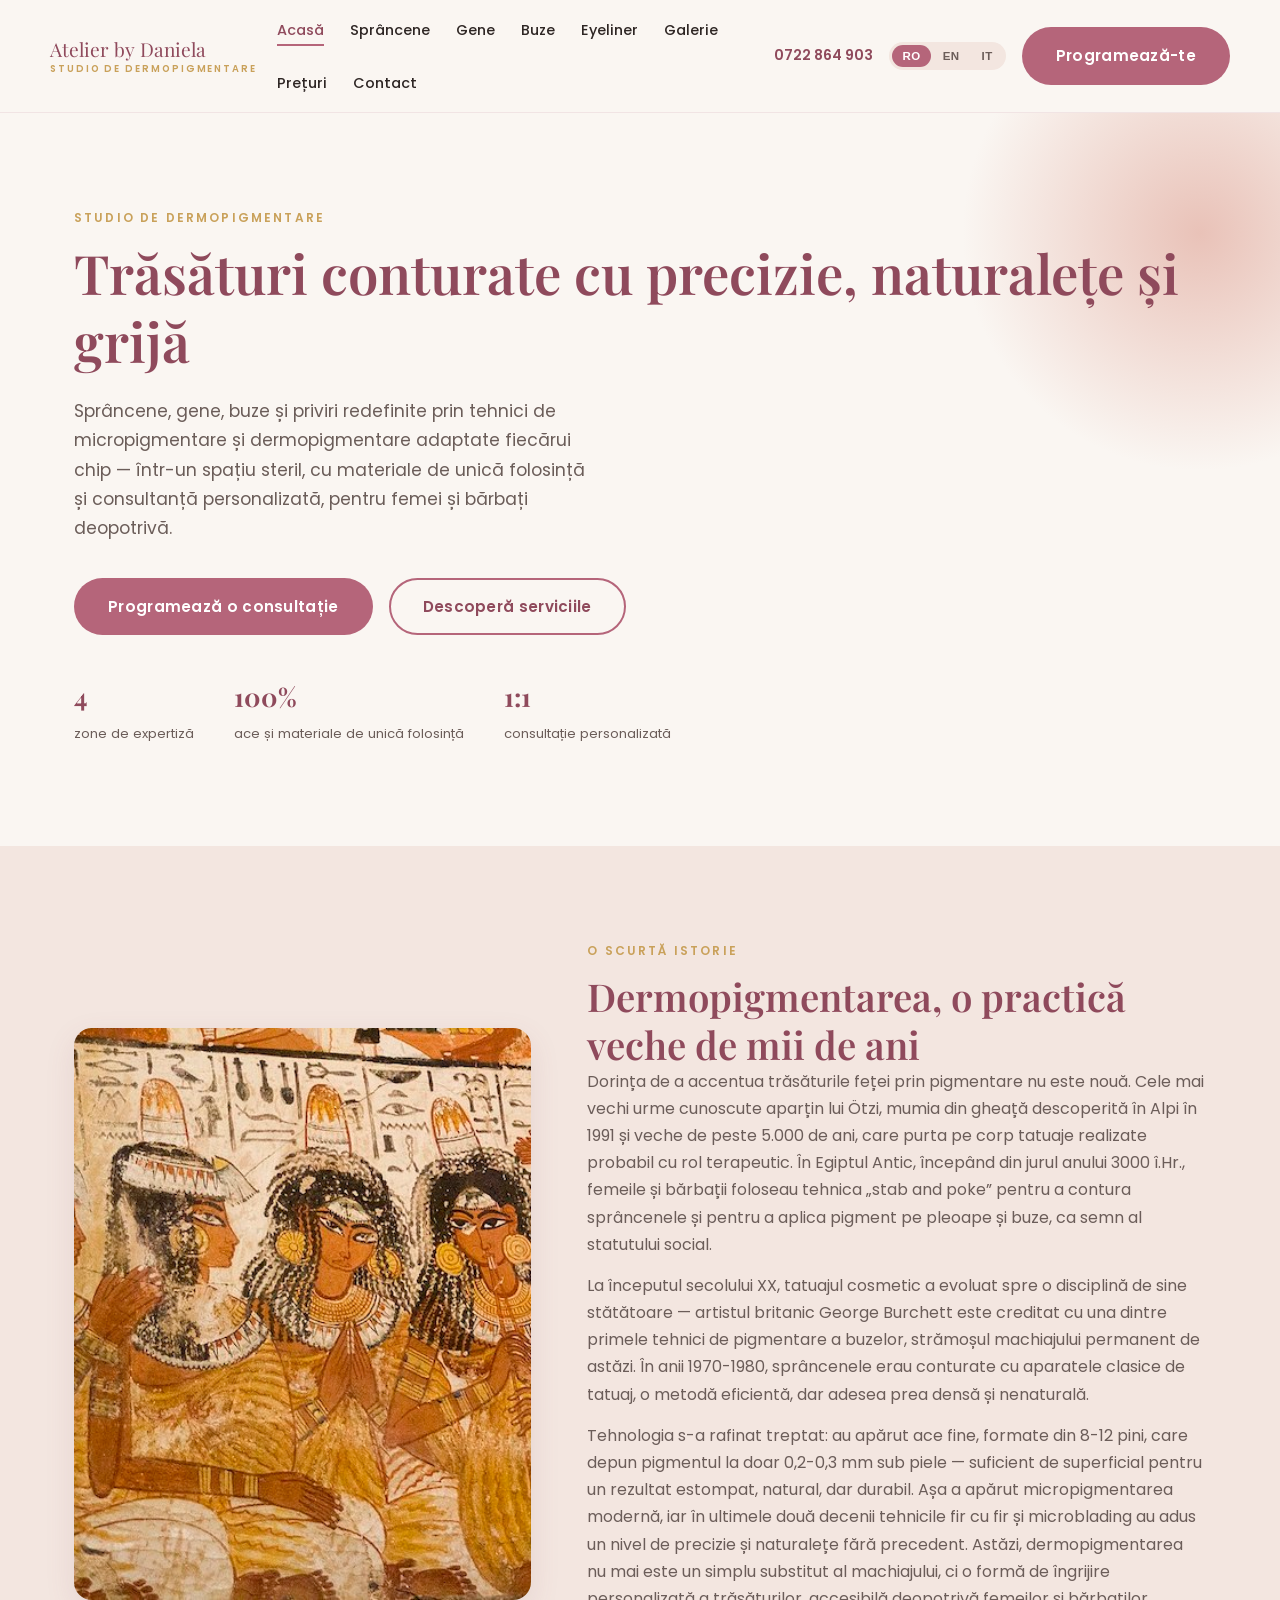
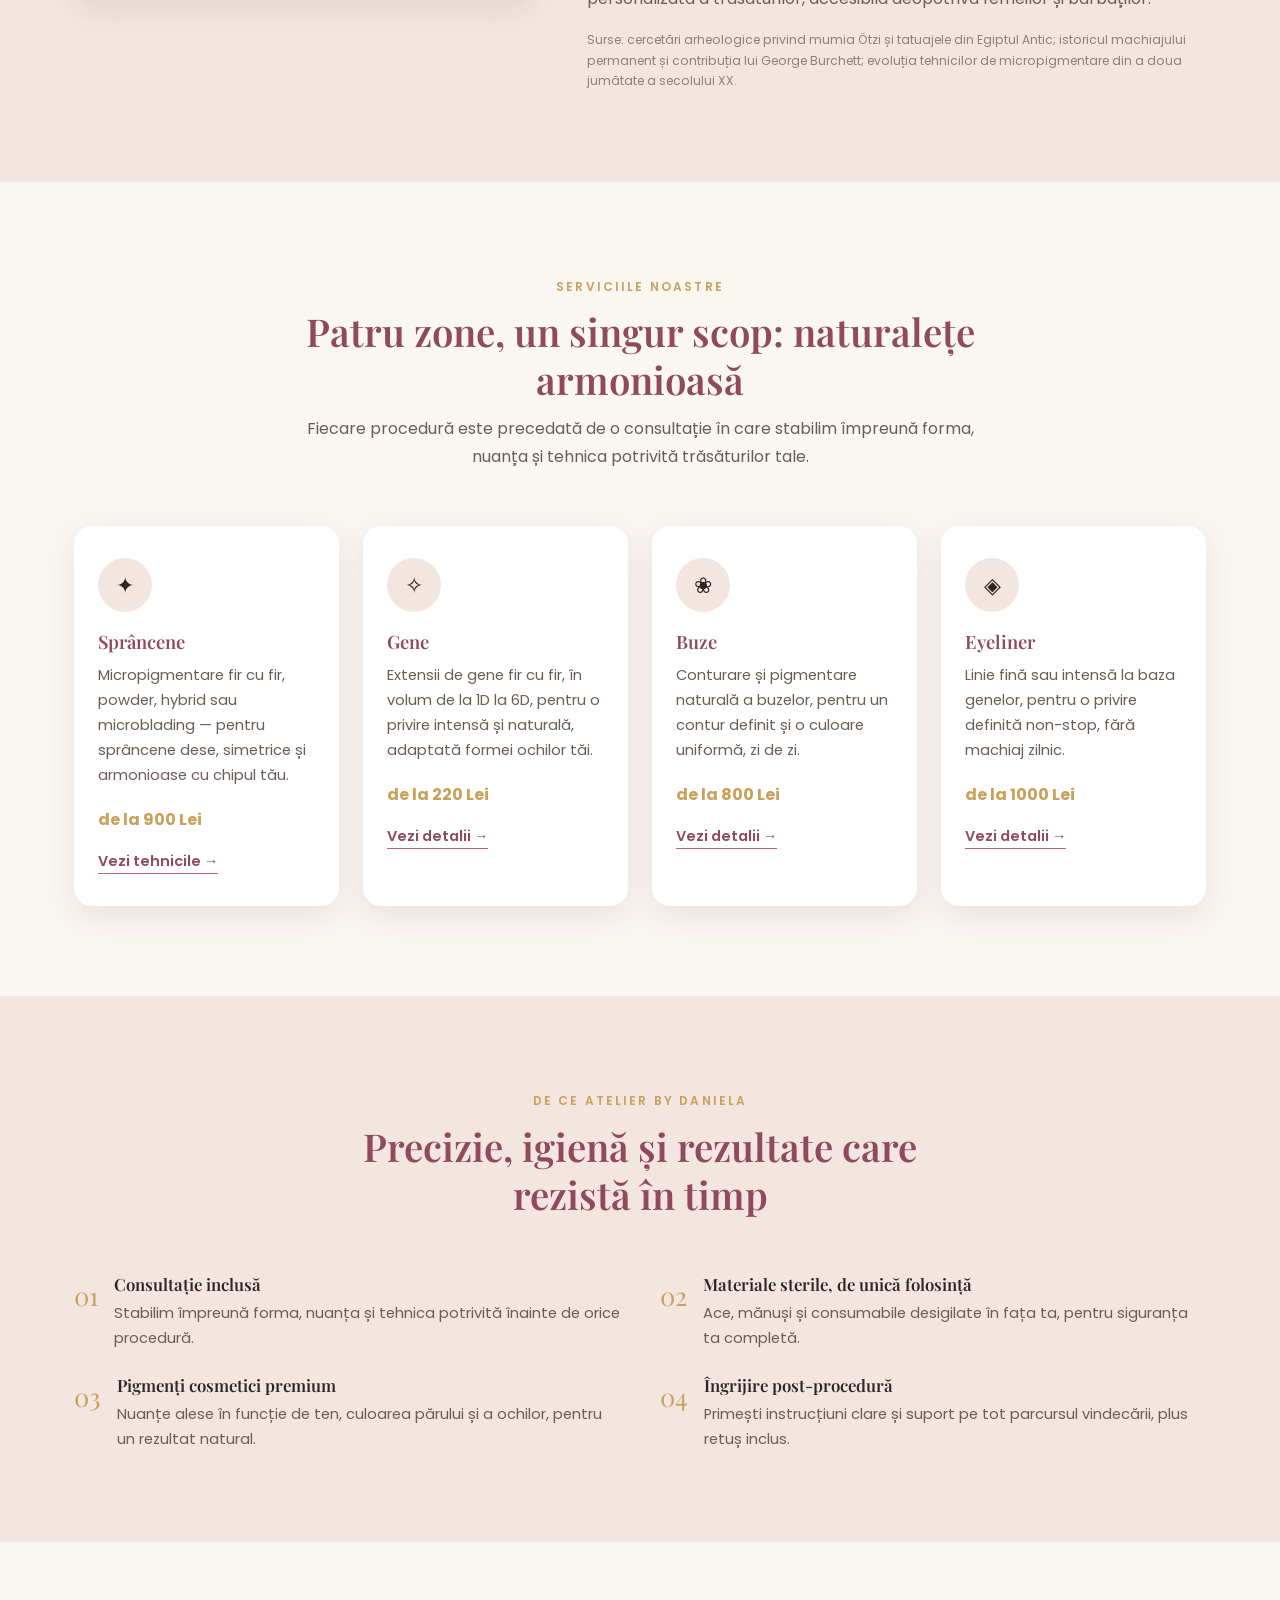
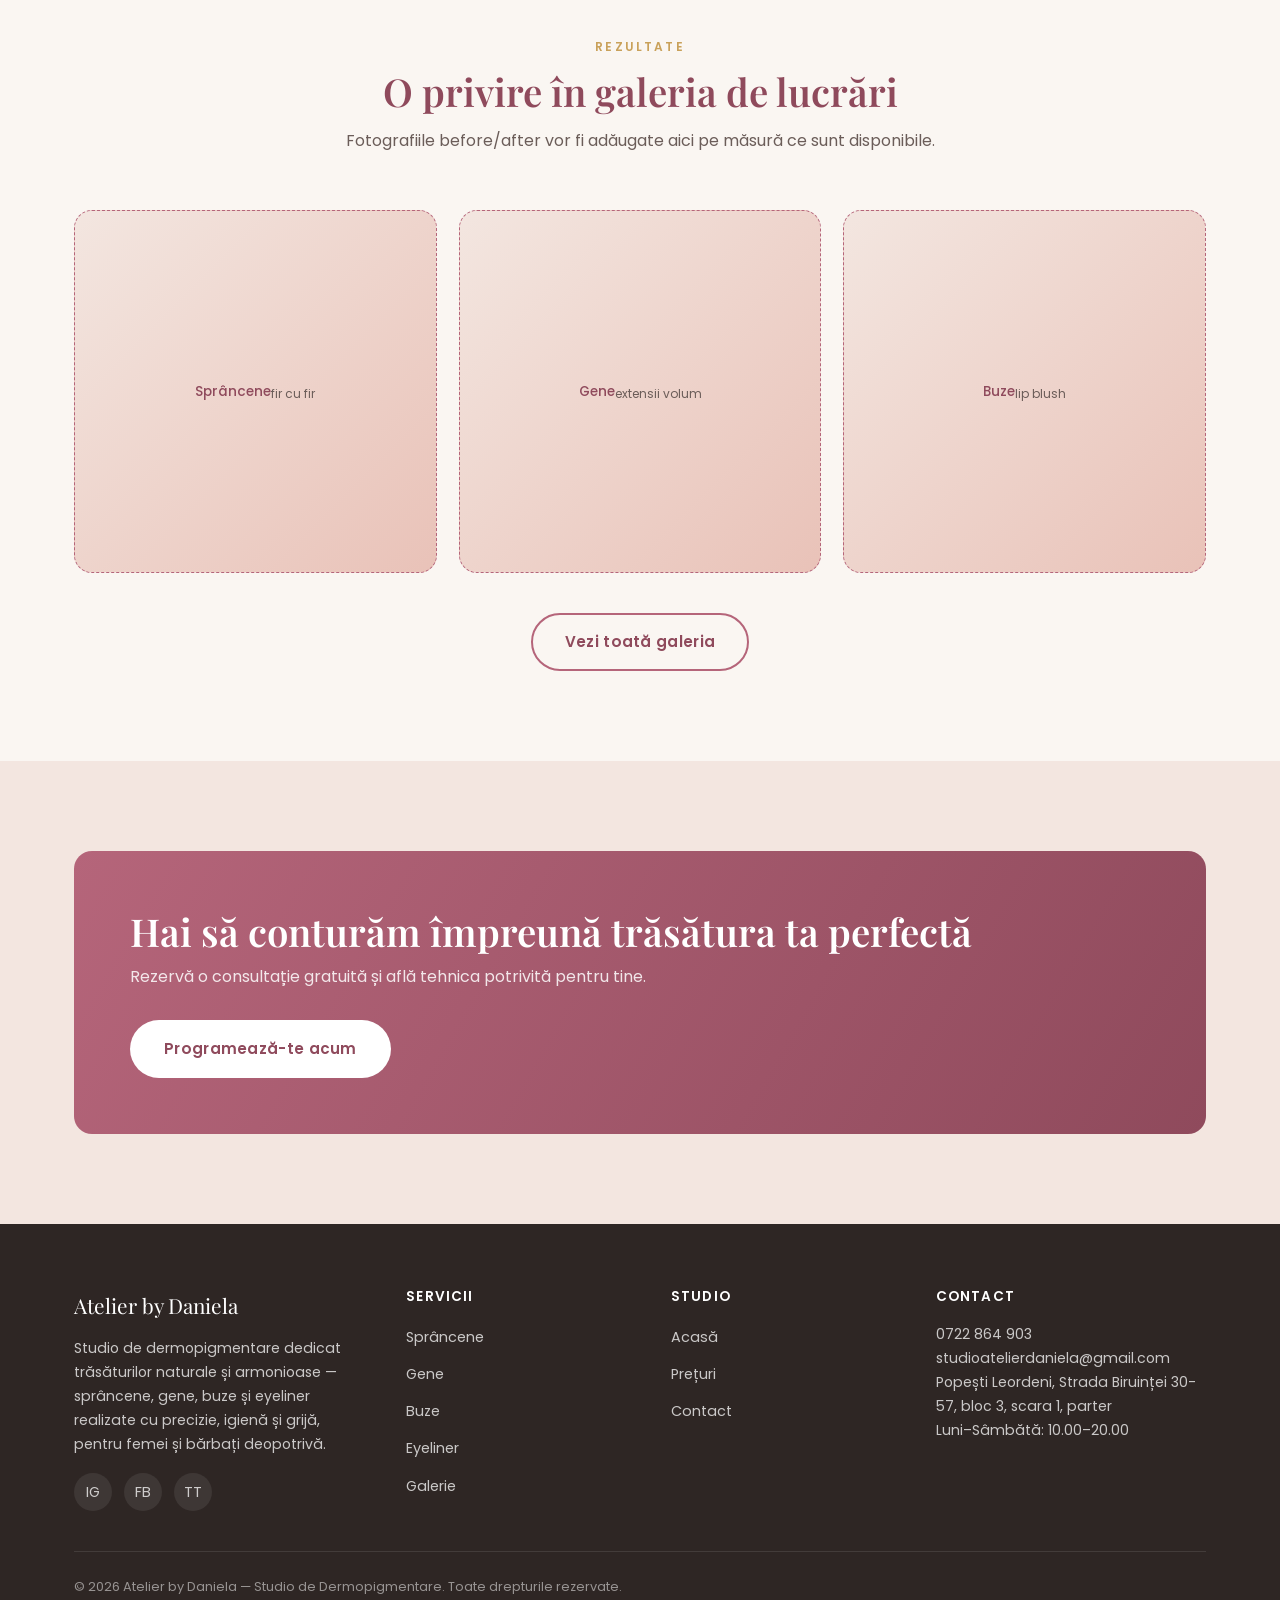
<file: index.html>
<!DOCTYPE html>
<html lang="ro">
<head>
<meta charset="UTF-8">
<meta name="viewport" content="width=device-width, initial-scale=1.0">
<title data-i18n-title="meta.home_title">Studio de Dermopigmentare Atelier by Daniela | Sprâncene, Gene, Buze, Eyeliner</title>
<meta name="description" data-i18n-content="meta.home_description" content="Studio de dermopigmentare Atelier by Daniela — micropigmentare sprâncene, extensii gene, machiaj permanent buze și eyeliner, într-un mediu steril și profesionist.">
<link rel="preconnect" href="https://fonts.googleapis.com">
<link href="https://fonts.googleapis.com/css2?family=Playfair+Display:wght@500;600;700&family=Poppins:wght@400;500;600;700&display=swap" rel="stylesheet">
<link rel="stylesheet" href="css/style.css">
</head>
<body>

<header class="site-header">
  <nav class="nav container">
    <a href="index.html" class="logo">Atelier by Daniela<span data-i18n="common.logo_sub">Studio de Dermopigmentare</span></a>
    <ul class="nav-links">
      <li><a href="index.html" class="active" data-i18n="nav.home">Acasă</a></li>
      <li><a href="sprancene.html" data-i18n="nav.sprancene">Sprâncene</a></li>
      <li><a href="gene.html" data-i18n="nav.gene">Gene</a></li>
      <li><a href="buze.html" data-i18n="nav.buze">Buze</a></li>
      <li><a href="eyeliner.html" data-i18n="nav.eyeliner">Eyeliner</a></li>
      <li><a href="galerie.html" data-i18n="nav.galerie">Galerie</a></li>
      <li><a href="preturi.html" data-i18n="nav.preturi">Prețuri</a></li>
      <li><a href="contact.html" data-i18n="nav.contact">Contact</a></li>
    </ul>
    <div class="nav-cta">
      <span class="nav-phone">0722 864 903</span>
      <div class="lang-switch">
        <button class="lang-btn active" data-lang="ro">RO</button>
        <button class="lang-btn" data-lang="en">EN</button>
        <button class="lang-btn" data-lang="it">IT</button>
      </div>
      <a href="contact.html" class="btn btn-primary" data-i18n="nav.cta">Programează-te</a>
    </div>
    <button class="menu-toggle" aria-label="Meniu"><span></span><span></span><span></span></button>
  </nav>
</header>

<!-- HERO -->
<section class="hero">
  <div class="container" style="grid-template-columns: 1fr;">
    <div class="hero-text">
      <span class="eyebrow" data-i18n="home.hero_eyebrow">Studio de dermopigmentare</span>
      <h1 data-i18n="home.hero_title">Trăsături conturate cu precizie, naturalețe și grijă</h1>
      <p class="lead" data-i18n="home.hero_lead">Sprâncene, gene, buze și priviri redefinite prin tehnici de micropigmentare și dermopigmentare adaptate fiecărui chip — într-un spațiu steril, cu materiale de unică folosință și consultanță personalizată, pentru femei și bărbați deopotrivă.</p>
      <div class="hero-actions">
        <a href="contact.html" class="btn btn-primary" data-i18n="home.hero_cta1">Programează o consultație</a>
        <a href="#servicii" class="btn btn-outline" data-i18n="home.hero_cta2">Descoperă serviciile</a>
      </div>
      <div class="hero-stats">
        <div><strong>4</strong><span data-i18n="home.stat1_label">zone de expertiză</span></div>
        <div><strong>100%</strong><span data-i18n="home.stat2_label">ace și materiale de unică folosință</span></div>
        <div><strong>1:1</strong><span data-i18n="home.stat3_label">consultație personalizată</span></div>
      </div>
    </div>
  </div>
</section>

<!-- ISTORIC -->
<section class="section section-alt" id="istoric">
  <div class="container">
    <div class="history-grid">
      <div class="history-visual"><img class="photo" src="img/istoria-dermopigmentarii.jpg" alt="Pictură murală din Egiptul Antic — femei cu machiaj de ochi și podoabe, mărturie a practicilor timpurii de pigmentare cosmetică"></div>
      <div>
        <span class="eyebrow" data-i18n="home.history_eyebrow">O scurtă istorie</span>
        <h2 data-i18n="home.history_title">Dermopigmentarea, o practică veche de mii de ani</h2>
        <p data-i18n="home.history_p1">Dorința de a accentua trăsăturile feței prin pigmentare nu este nouă. Cele mai vechi urme cunoscute aparțin lui Ötzi, mumia din gheață descoperită în Alpi în 1991 și veche de peste 5.000 de ani, care purta pe corp tatuaje realizate probabil cu rol terapeutic. În Egiptul Antic, începând din jurul anului 3000 î.Hr., femeile și bărbații foloseau tehnica „stab and poke” pentru a contura sprâncenele și pentru a aplica pigment pe pleoape și buze, ca semn al statutului social.</p>
        <p data-i18n="home.history_p2">La începutul secolului XX, tatuajul cosmetic a evoluat spre o disciplină de sine stătătoare — artistul britanic George Burchett este creditat cu una dintre primele tehnici de pigmentare a buzelor, strămoșul machiajului permanent de astăzi. În anii 1970-1980, sprâncenele erau conturate cu aparatele clasice de tatuaj, o metodă eficientă, dar adesea prea densă și nenaturală.</p>
        <p data-i18n="home.history_p3">Tehnologia s-a rafinat treptat: au apărut ace fine, formate din 8-12 pini, care depun pigmentul la doar 0,2-0,3 mm sub piele — suficient de superficial pentru un rezultat estompat, natural, dar durabil. Așa a apărut micropigmentarea modernă, iar în ultimele două decenii tehnicile fir cu fir și microblading au adus un nivel de precizie și naturalețe fără precedent. Astăzi, dermopigmentarea nu mai este un simplu substitut al machiajului, ci o formă de îngrijire personalizată a trăsăturilor, accesibilă deopotrivă femeilor și bărbaților.</p>
        <p class="history-sources" data-i18n="home.history_sources">Surse: cercetări arheologice privind mumia Ötzi și tatuajele din Egiptul Antic; istoricul machiajului permanent și contribuția lui George Burchett; evoluția tehnicilor de micropigmentare din a doua jumătate a secolului XX.</p>
      </div>
    </div>
  </div>
</section>

<!-- SERVICII -->
<section class="section" id="servicii">
  <div class="container">
    <div class="section-head">
      <span class="eyebrow" data-i18n="home.services_eyebrow">Serviciile noastre</span>
      <h2 data-i18n="home.services_title">Patru zone, un singur scop: naturalețe armonioasă</h2>
      <p data-i18n="home.services_lead">Fiecare procedură este precedată de o consultație în care stabilim împreună forma, nuanța și tehnica potrivită trăsăturilor tale.</p>
    </div>
    <div class="services-grid">
      <div class="service-card">
        <div class="icon">✦</div>
        <h3 data-i18n="home.service_sprancene_title">Sprâncene</h3>
        <p data-i18n="home.service_sprancene_desc">Micropigmentare fir cu fir, powder, hybrid sau microblading — pentru sprâncene dese, simetrice și armonioase cu chipul tău.</p>
        <span class="price" data-i18n="home.service_sprancene_price">de la 900 Lei</span>
        <a href="sprancene.html" class="service-link" data-i18n="home.service_link">Vezi tehnicile →</a>
      </div>
      <div class="service-card">
        <div class="icon">✧</div>
        <h3 data-i18n="home.service_gene_title">Gene</h3>
        <p data-i18n="home.service_gene_desc">Extensii de gene fir cu fir, în volum de la 1D la 6D, pentru o privire intensă și naturală, adaptată formei ochilor tăi.</p>
        <span class="price" data-i18n="home.service_gene_price">de la 220 Lei</span>
        <a href="gene.html" class="service-link" data-i18n="home.service_link2">Vezi detalii →</a>
      </div>
      <div class="service-card">
        <div class="icon">❀</div>
        <h3 data-i18n="home.service_buze_title">Buze</h3>
        <p data-i18n="home.service_buze_desc">Conturare și pigmentare naturală a buzelor, pentru un contur definit și o culoare uniformă, zi de zi.</p>
        <span class="price" data-i18n="home.service_buze_price">de la 800 Lei</span>
        <a href="buze.html" class="service-link" data-i18n="home.service_link3">Vezi detalii →</a>
      </div>
      <div class="service-card">
        <div class="icon">◈</div>
        <h3 data-i18n="home.service_eyeliner_title">Eyeliner</h3>
        <p data-i18n="home.service_eyeliner_desc">Linie fină sau intensă la baza genelor, pentru o privire definită non-stop, fără machiaj zilnic.</p>
        <span class="price" data-i18n="home.service_eyeliner_price">de la 1000 Lei</span>
        <a href="eyeliner.html" class="service-link" data-i18n="home.service_link4">Vezi detalii →</a>
      </div>
    </div>
  </div>
</section>

<!-- DE CE NOI -->
<section class="section section-alt">
  <div class="container">
    <div class="section-head">
      <span class="eyebrow" data-i18n="home.why_eyebrow">De ce Atelier by Daniela</span>
      <h2 data-i18n="home.why_title">Precizie, igienă și rezultate care rezistă în timp</h2>
    </div>
    <div class="why-grid">
      <div class="why-item">
        <span class="num">01</span>
        <div><h4 data-i18n="home.why1_title">Consultație inclusă</h4><p data-i18n="home.why1_desc">Stabilim împreună forma, nuanța și tehnica potrivită înainte de orice procedură.</p></div>
      </div>
      <div class="why-item">
        <span class="num">02</span>
        <div><h4 data-i18n="home.why2_title">Materiale sterile, de unică folosință</h4><p data-i18n="home.why2_desc">Ace, mănuși și consumabile desigilate în fața ta, pentru siguranța ta completă.</p></div>
      </div>
      <div class="why-item">
        <span class="num">03</span>
        <div><h4 data-i18n="home.why3_title">Pigmenți cosmetici premium</h4><p data-i18n="home.why3_desc">Nuanțe alese în funcție de ten, culoarea părului și a ochilor, pentru un rezultat natural.</p></div>
      </div>
      <div class="why-item">
        <span class="num">04</span>
        <div><h4 data-i18n="home.why4_title">Îngrijire post-procedură</h4><p data-i18n="home.why4_desc">Primești instrucțiuni clare și suport pe tot parcursul vindecării, plus retuș inclus.</p></div>
      </div>
    </div>
  </div>
</section>

<!-- GALERIE PREVIEW -->
<section class="section">
  <div class="container">
    <div class="section-head">
      <span class="eyebrow" data-i18n="home.gallery_eyebrow">Rezultate</span>
      <h2 data-i18n="home.gallery_title">O privire în galeria de lucrări</h2>
      <p data-i18n="home.gallery_lead">Fotografiile before/after vor fi adăugate aici pe măsură ce sunt disponibile.</p>
    </div>
    <div class="gallery-grid">
      <div class="placeholder-img"><span data-i18n="home.gallery_item1">Sprâncene</span><small data-i18n="home.gallery_item1_sub">fir cu fir</small></div>
      <div class="placeholder-img"><span data-i18n="home.gallery_item2">Gene</span><small data-i18n="home.gallery_item2_sub">extensii volum</small></div>
      <div class="placeholder-img"><span data-i18n="home.gallery_item3">Buze</span><small data-i18n="home.gallery_item3_sub">lip blush</small></div>
    </div>
    <div style="text-align:center; margin-top:40px;">
      <a href="galerie.html" class="btn btn-outline" data-i18n="home.gallery_cta">Vezi toată galeria</a>
    </div>
  </div>
</section>

<!-- CTA -->
<section class="section section-alt">
  <div class="container">
    <div class="cta-band">
      <div>
        <h2 data-i18n="home.cta_title">Hai să conturăm împreună trăsătura ta perfectă</h2>
        <p data-i18n="home.cta_lead">Rezervă o consultație gratuită și află tehnica potrivită pentru tine.</p>
      </div>
      <a href="contact.html" class="btn btn-light" data-i18n="home.cta_button">Programează-te acum</a>
    </div>
  </div>
</section>

<footer class="site-footer">
  <div class="container">
    <div class="footer-grid">
      <div>
        <div class="footer-logo">Atelier by Daniela</div>
        <p data-i18n="common.footer_desc">Studio de dermopigmentare dedicat trăsăturilor naturale și armonioase — sprâncene, gene, buze și eyeliner realizate cu precizie, igienă și grijă, pentru femei și bărbați deopotrivă.</p>
        <div class="footer-social">
          <a href="#" aria-label="Instagram">IG</a>
          <a href="#" aria-label="Facebook">FB</a>
          <a href="#" aria-label="TikTok">TT</a>
        </div>
      </div>
      <div>
        <h4 data-i18n="common.footer_services_title">Servicii</h4>
        <ul>
          <li><a href="sprancene.html" data-i18n="nav.sprancene">Sprâncene</a></li>
          <li><a href="gene.html" data-i18n="nav.gene">Gene</a></li>
          <li><a href="buze.html" data-i18n="nav.buze">Buze</a></li>
          <li><a href="eyeliner.html" data-i18n="nav.eyeliner">Eyeliner</a></li>
          <li><a href="galerie.html" data-i18n="nav.galerie">Galerie</a></li>
        </ul>
      </div>
      <div>
        <h4 data-i18n="common.footer_studio_title">Studio</h4>
        <ul>
          <li><a href="index.html" data-i18n="nav.home">Acasă</a></li>
          <li><a href="preturi.html" data-i18n="nav.preturi">Prețuri</a></li>
          <li><a href="contact.html" data-i18n="nav.contact">Contact</a></li>
        </ul>
      </div>
      <div>
        <h4 data-i18n="common.footer_contact_title">Contact</h4>
        <p>0722 864 903<br>studioatelierdaniela@gmail.com<br>Popești Leordeni, Strada Biruinței 30-57, bloc 3, scara 1, parter<br><span data-i18n="common.footer_schedule">Luni–Sâmbătă: 10.00–20.00</span></p>
      </div>
    </div>
    <div class="footer-bottom">
      <span data-i18n="common.footer_rights">© 2026 Atelier by Daniela — Studio de Dermopigmentare. Toate drepturile rezervate.</span>
    </div>
  </div>
</footer>

<script src="js/i18n-data.js"></script>
<script src="js/i18n.js"></script>
<script src="js/script.js"></script>
</body>
</html>
</file>
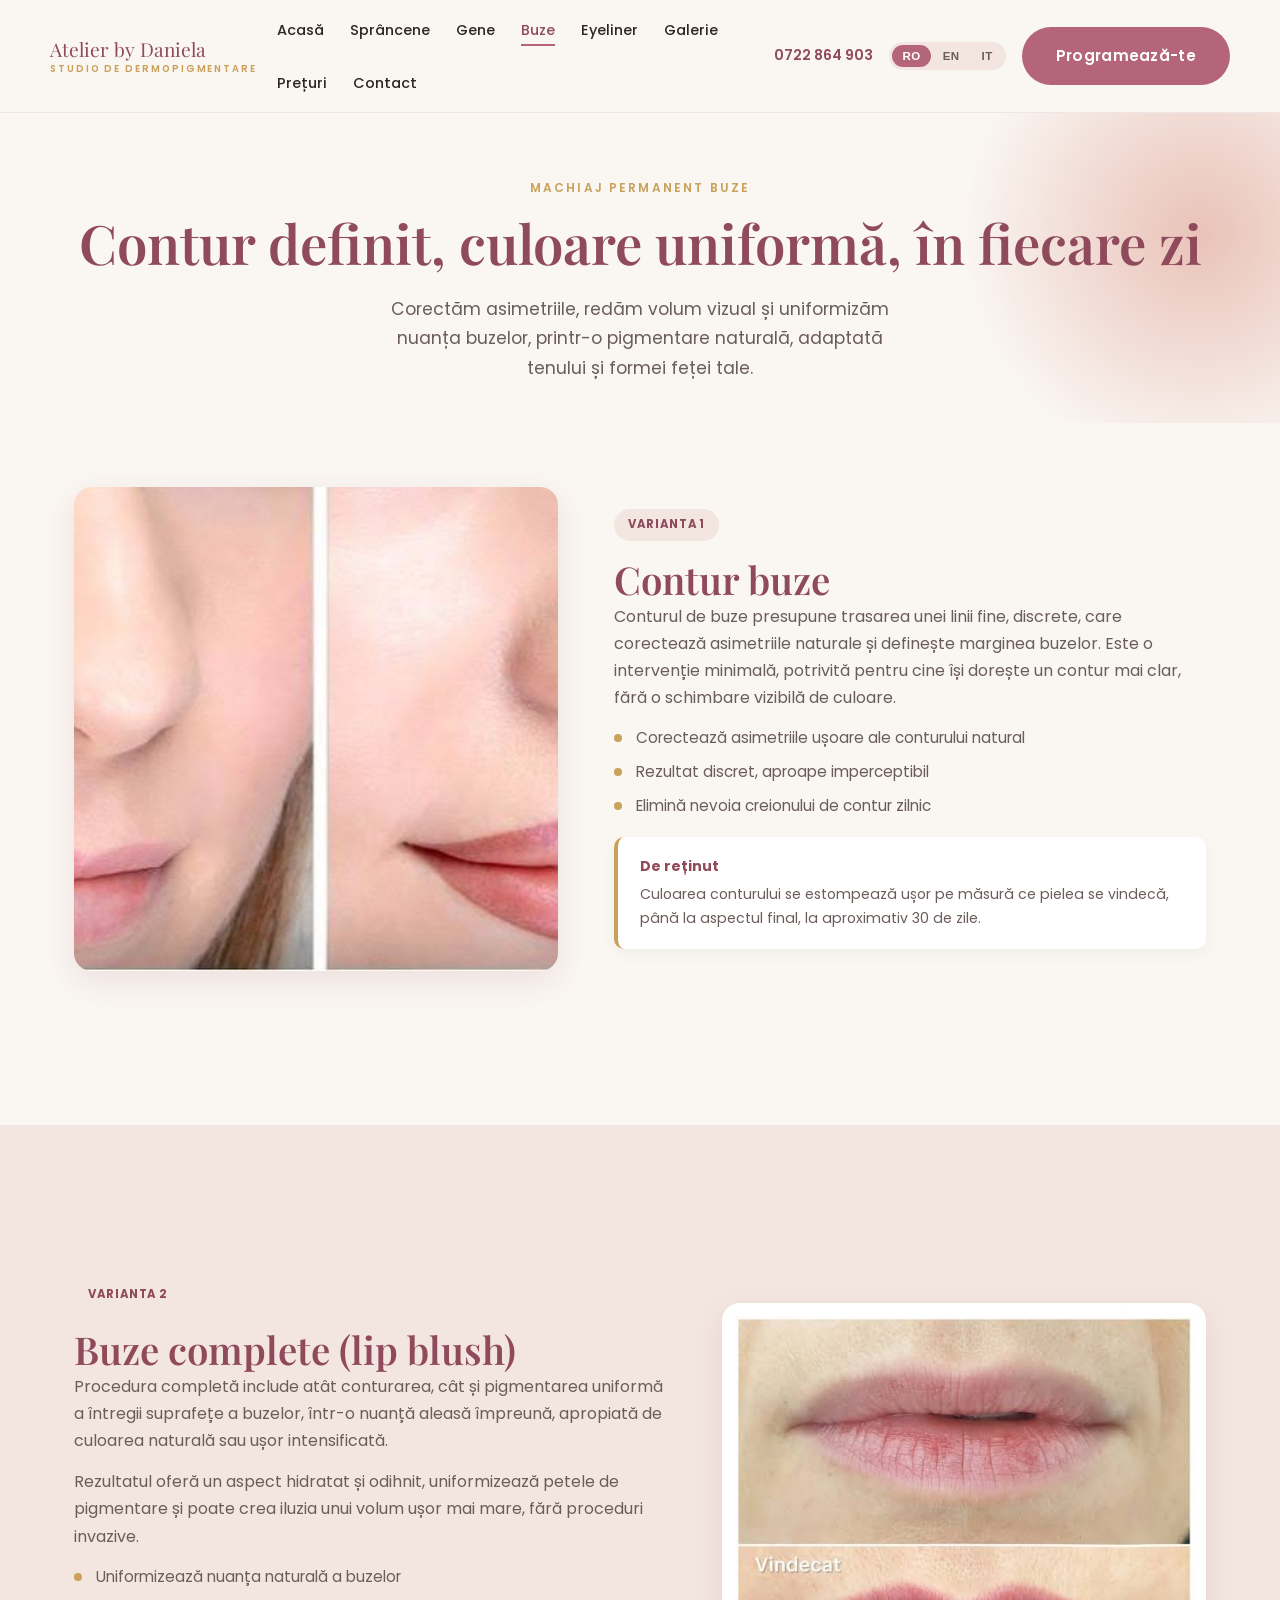
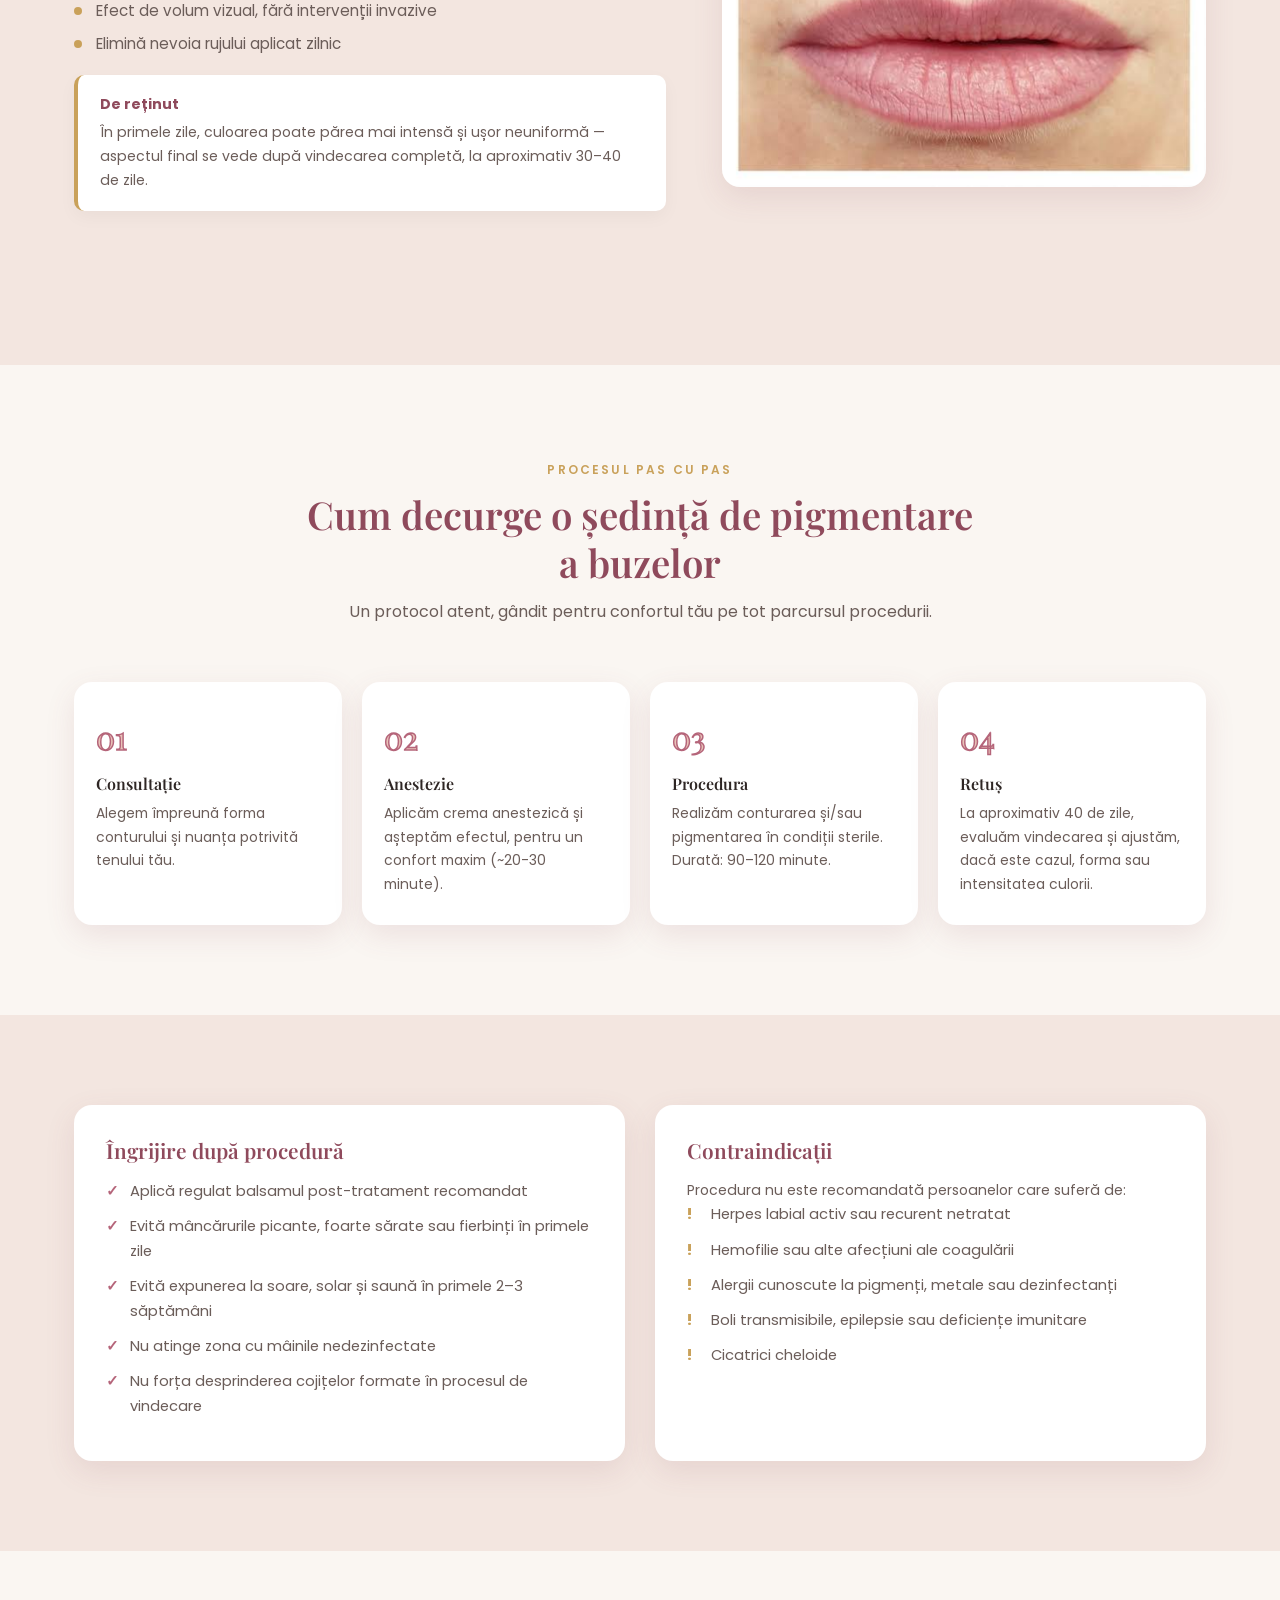
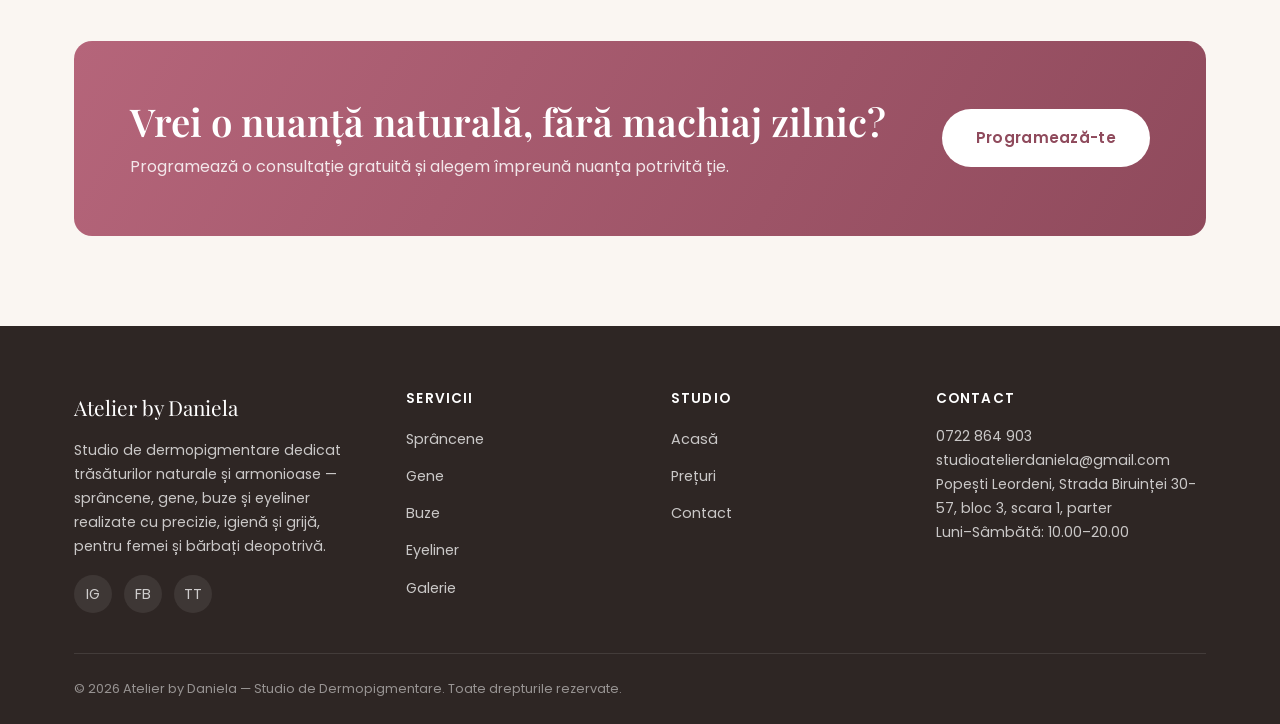
<file: buze.html>
<!DOCTYPE html>
<html lang="ro">
<head>
<meta charset="UTF-8">
<meta name="viewport" content="width=device-width, initial-scale=1.0">
<title data-i18n-title="meta.buze_title">Machiaj Permanent Buze — Contur și Lip Blush | Atelier by Daniela</title>
<meta name="description" data-i18n-content="meta.buze_description" content="Conturare și pigmentare naturală a buzelor. Etape, îngrijire și contraindicații la Atelier by Daniela.">
<link rel="preconnect" href="https://fonts.googleapis.com">
<link href="https://fonts.googleapis.com/css2?family=Playfair+Display:wght@500;600;700&family=Poppins:wght@400;500;600;700&display=swap" rel="stylesheet">
<link rel="stylesheet" href="css/style.css">
</head>
<body>

<header class="site-header">
  <nav class="nav container">
    <a href="index.html" class="logo">Atelier by Daniela<span data-i18n="common.logo_sub">Studio de Dermopigmentare</span></a>
    <ul class="nav-links">
      <li><a href="index.html" data-i18n="nav.home">Acasă</a></li>
      <li><a href="sprancene.html" data-i18n="nav.sprancene">Sprâncene</a></li>
      <li><a href="gene.html" data-i18n="nav.gene">Gene</a></li>
      <li><a href="buze.html" class="active" data-i18n="nav.buze">Buze</a></li>
      <li><a href="eyeliner.html" data-i18n="nav.eyeliner">Eyeliner</a></li>
      <li><a href="galerie.html" data-i18n="nav.galerie">Galerie</a></li>
      <li><a href="preturi.html" data-i18n="nav.preturi">Prețuri</a></li>
      <li><a href="contact.html" data-i18n="nav.contact">Contact</a></li>
    </ul>
    <div class="nav-cta">
      <span class="nav-phone">0722 864 903</span>
      <div class="lang-switch">
        <button class="lang-btn active" data-lang="ro">RO</button>
        <button class="lang-btn" data-lang="en">EN</button>
        <button class="lang-btn" data-lang="it">IT</button>
      </div>
      <a href="contact.html" class="btn btn-primary" data-i18n="nav.cta">Programează-te</a>
    </div>
    <button class="menu-toggle" aria-label="Meniu"><span></span><span></span><span></span></button>
  </nav>
</header>

<section class="hero" style="padding:60px 0 40px;">
  <div class="container" style="display:block; text-align:center;">
    <span class="eyebrow" data-i18n="buze.hero_eyebrow">Machiaj permanent buze</span>
    <h1 data-i18n="buze.hero_title">Contur definit, culoare uniformă, în fiecare zi</h1>
    <p class="lead" style="margin:18px auto 0;" data-i18n="buze.hero_lead">Corectăm asimetriile, redăm volum vizual și uniformizăm nuanța buzelor, printr-o pigmentare naturală, adaptată tenului și formei feței tale.</p>
  </div>
</section>

<!-- TEHNICA 1: CONTUR -->
<section class="section" style="padding-top:0;" id="contur">
  <div class="container">
    <div class="technique">
      <div class="technique-visual"><img class="photo" src="img/buze/1.jpg" alt="Contur buze, rezultat before/after"></div>
      <div>
        <span class="technique-tag" data-i18n="buze.t1_label">Varianta 1</span>
        <h2 data-i18n="buze.t1_title">Contur buze</h2>
        <p data-i18n="buze.t1_p1">Conturul de buze presupune trasarea unei linii fine, discrete, care corectează asimetriile naturale și definește marginea buzelor. Este o intervenție minimală, potrivită pentru cine își dorește un contur mai clar, fără o schimbare vizibilă de culoare.</p>
        <ul>
          <li data-i18n="buze.t1_li1">Corectează asimetriile ușoare ale conturului natural</li>
          <li data-i18n="buze.t1_li2">Rezultat discret, aproape imperceptibil</li>
          <li data-i18n="buze.t1_li3">Elimină nevoia creionului de contur zilnic</li>
        </ul>
        <div class="info-box"><strong data-i18n="buze.note_label">De reținut</strong><span data-i18n="buze.t1_note">Culoarea conturului se estompează ușor pe măsură ce pielea se vindecă, până la aspectul final, la aproximativ 30 de zile.</span></div>
      </div>
    </div>
  </div>
</section>

<!-- TEHNICA 2: LIP BLUSH -->
<section class="section section-alt" id="lip-blush">
  <div class="container">
    <div class="technique reverse">
      <div class="technique-visual"><img class="photo" src="img/buze/2.jpg" alt="Buze complete, lip blush, rezultat vindecat"></div>
      <div>
        <span class="technique-tag" data-i18n="buze.t2_label">Varianta 2</span>
        <h2 data-i18n="buze.t2_title">Buze complete (lip blush)</h2>
        <p data-i18n="buze.t2_p1">Procedura completă include atât conturarea, cât și pigmentarea uniformă a întregii suprafețe a buzelor, într-o nuanță aleasă împreună, apropiată de culoarea naturală sau ușor intensificată.</p>
        <p data-i18n="buze.t2_p2">Rezultatul oferă un aspect hidratat și odihnit, uniformizează petele de pigmentare și poate crea iluzia unui volum ușor mai mare, fără proceduri invazive.</p>
        <ul>
          <li data-i18n="buze.t2_li1">Uniformizează nuanța naturală a buzelor</li>
          <li data-i18n="buze.t2_li2">Efect de volum vizual, fără intervenții invazive</li>
          <li data-i18n="buze.t2_li3">Elimină nevoia rujului aplicat zilnic</li>
        </ul>
        <div class="info-box"><strong data-i18n="buze.note_label">De reținut</strong><span data-i18n="buze.t2_note">În primele zile, culoarea poate părea mai intensă și ușor neuniformă — aspectul final se vede după vindecarea completă, la aproximativ 30–40 de zile.</span></div>
      </div>
    </div>
  </div>
</section>

<!-- ETAPE -->
<section class="section" id="etape">
  <div class="container">
    <div class="section-head">
      <span class="eyebrow" data-i18n="buze.steps_eyebrow">Procesul pas cu pas</span>
      <h2 data-i18n="buze.steps_title">Cum decurge o ședință de pigmentare a buzelor</h2>
      <p data-i18n="buze.steps_lead">Un protocol atent, gândit pentru confortul tău pe tot parcursul procedurii.</p>
    </div>
    <div class="steps">
      <div class="step">
        <div class="step-num">01</div>
        <h4 data-i18n="buze.step1_title">Consultație</h4>
        <p data-i18n="buze.step1_desc">Alegem împreună forma conturului și nuanța potrivită tenului tău.</p>
      </div>
      <div class="step">
        <div class="step-num">02</div>
        <h4 data-i18n="buze.step2_title">Anestezie</h4>
        <p data-i18n="buze.step2_desc">Aplicăm crema anestezică și așteptăm efectul, pentru un confort maxim (~20-30 minute).</p>
      </div>
      <div class="step">
        <div class="step-num">03</div>
        <h4 data-i18n="buze.step3_title">Procedura</h4>
        <p data-i18n="buze.step3_desc">Realizăm conturarea și/sau pigmentarea în condiții sterile. Durată: 90–120 minute.</p>
      </div>
      <div class="step">
        <div class="step-num">04</div>
        <h4 data-i18n="buze.step4_title">Retuș</h4>
        <p data-i18n="buze.step4_desc">La aproximativ 40 de zile, evaluăm vindecarea și ajustăm, dacă este cazul, forma sau intensitatea culorii.</p>
      </div>
    </div>
  </div>
</section>

<!-- INGRIJIRE + CONTRAINDICATII -->
<section class="section section-alt" id="ingrijire">
  <div class="container">
    <div class="two-col">
      <div class="care-card">
        <h3 data-i18n="buze.care_title">Îngrijire după procedură</h3>
        <ul>
          <li data-i18n="buze.care_li1">Aplică regulat balsamul post-tratament recomandat</li>
          <li data-i18n="buze.care_li2">Evită mâncărurile picante, foarte sărate sau fierbinți în primele zile</li>
          <li data-i18n="buze.care_li3">Evită expunerea la soare, solar și saună în primele 2–3 săptămâni</li>
          <li data-i18n="buze.care_li4">Nu atinge zona cu mâinile nedezinfectate</li>
          <li data-i18n="buze.care_li5">Nu forța desprinderea cojițelor formate în procesul de vindecare</li>
        </ul>
      </div>
      <div class="care-card warning">
        <h3 data-i18n="buze.contra_title">Contraindicații</h3>
        <p data-i18n="buze.contra_lead">Procedura nu este recomandată persoanelor care suferă de:</p>
        <ul>
          <li data-i18n="buze.contra_li1">Herpes labial activ sau recurent netratat</li>
          <li data-i18n="buze.contra_li2">Hemofilie sau alte afecțiuni ale coagulării</li>
          <li data-i18n="buze.contra_li3">Alergii cunoscute la pigmenți, metale sau dezinfectanți</li>
          <li data-i18n="buze.contra_li4">Boli transmisibile, epilepsie sau deficiențe imunitare</li>
          <li data-i18n="buze.contra_li5">Cicatrici cheloide</li>
        </ul>
      </div>
    </div>
  </div>
</section>

<section class="section">
  <div class="container">
    <div class="cta-band">
      <div>
        <h2 data-i18n="buze.cta_title">Vrei o nuanță naturală, fără machiaj zilnic?</h2>
        <p data-i18n="buze.cta_lead">Programează o consultație gratuită și alegem împreună nuanța potrivită ție.</p>
      </div>
      <a href="contact.html" class="btn btn-light" data-i18n="nav.cta">Programează-te</a>
    </div>
  </div>
</section>

<footer class="site-footer">
  <div class="container">
    <div class="footer-grid">
      <div>
        <div class="footer-logo">Atelier by Daniela</div>
        <p data-i18n="common.footer_desc">Studio de dermopigmentare dedicat trăsăturilor naturale și armonioase — sprâncene, gene, buze și eyeliner realizate cu precizie, igienă și grijă, pentru femei și bărbați deopotrivă.</p>
        <div class="footer-social">
          <a href="#" aria-label="Instagram">IG</a>
          <a href="#" aria-label="Facebook">FB</a>
          <a href="#" aria-label="TikTok">TT</a>
        </div>
      </div>
      <div>
        <h4 data-i18n="common.footer_services_title">Servicii</h4>
        <ul>
          <li><a href="sprancene.html" data-i18n="nav.sprancene">Sprâncene</a></li>
          <li><a href="gene.html" data-i18n="nav.gene">Gene</a></li>
          <li><a href="buze.html" data-i18n="nav.buze">Buze</a></li>
          <li><a href="eyeliner.html" data-i18n="nav.eyeliner">Eyeliner</a></li>
          <li><a href="galerie.html" data-i18n="nav.galerie">Galerie</a></li>
        </ul>
      </div>
      <div>
        <h4 data-i18n="common.footer_studio_title">Studio</h4>
        <ul>
          <li><a href="index.html" data-i18n="nav.home">Acasă</a></li>
          <li><a href="preturi.html" data-i18n="nav.preturi">Prețuri</a></li>
          <li><a href="contact.html" data-i18n="nav.contact">Contact</a></li>
        </ul>
      </div>
      <div>
        <h4 data-i18n="common.footer_contact_title">Contact</h4>
        <p>0722 864 903<br>studioatelierdaniela@gmail.com<br>Popești Leordeni, Strada Biruinței 30-57, bloc 3, scara 1, parter<br><span data-i18n="common.footer_schedule">Luni–Sâmbătă: 10.00–20.00</span></p>
      </div>
    </div>
    <div class="footer-bottom">
      <span data-i18n="common.footer_rights">© 2026 Atelier by Daniela — Studio de Dermopigmentare. Toate drepturile rezervate.</span>
    </div>
  </div>
</footer>

<script src="js/i18n-data.js"></script>
<script src="js/i18n.js"></script>
<script src="js/script.js"></script>
</body>
</html>
</file>
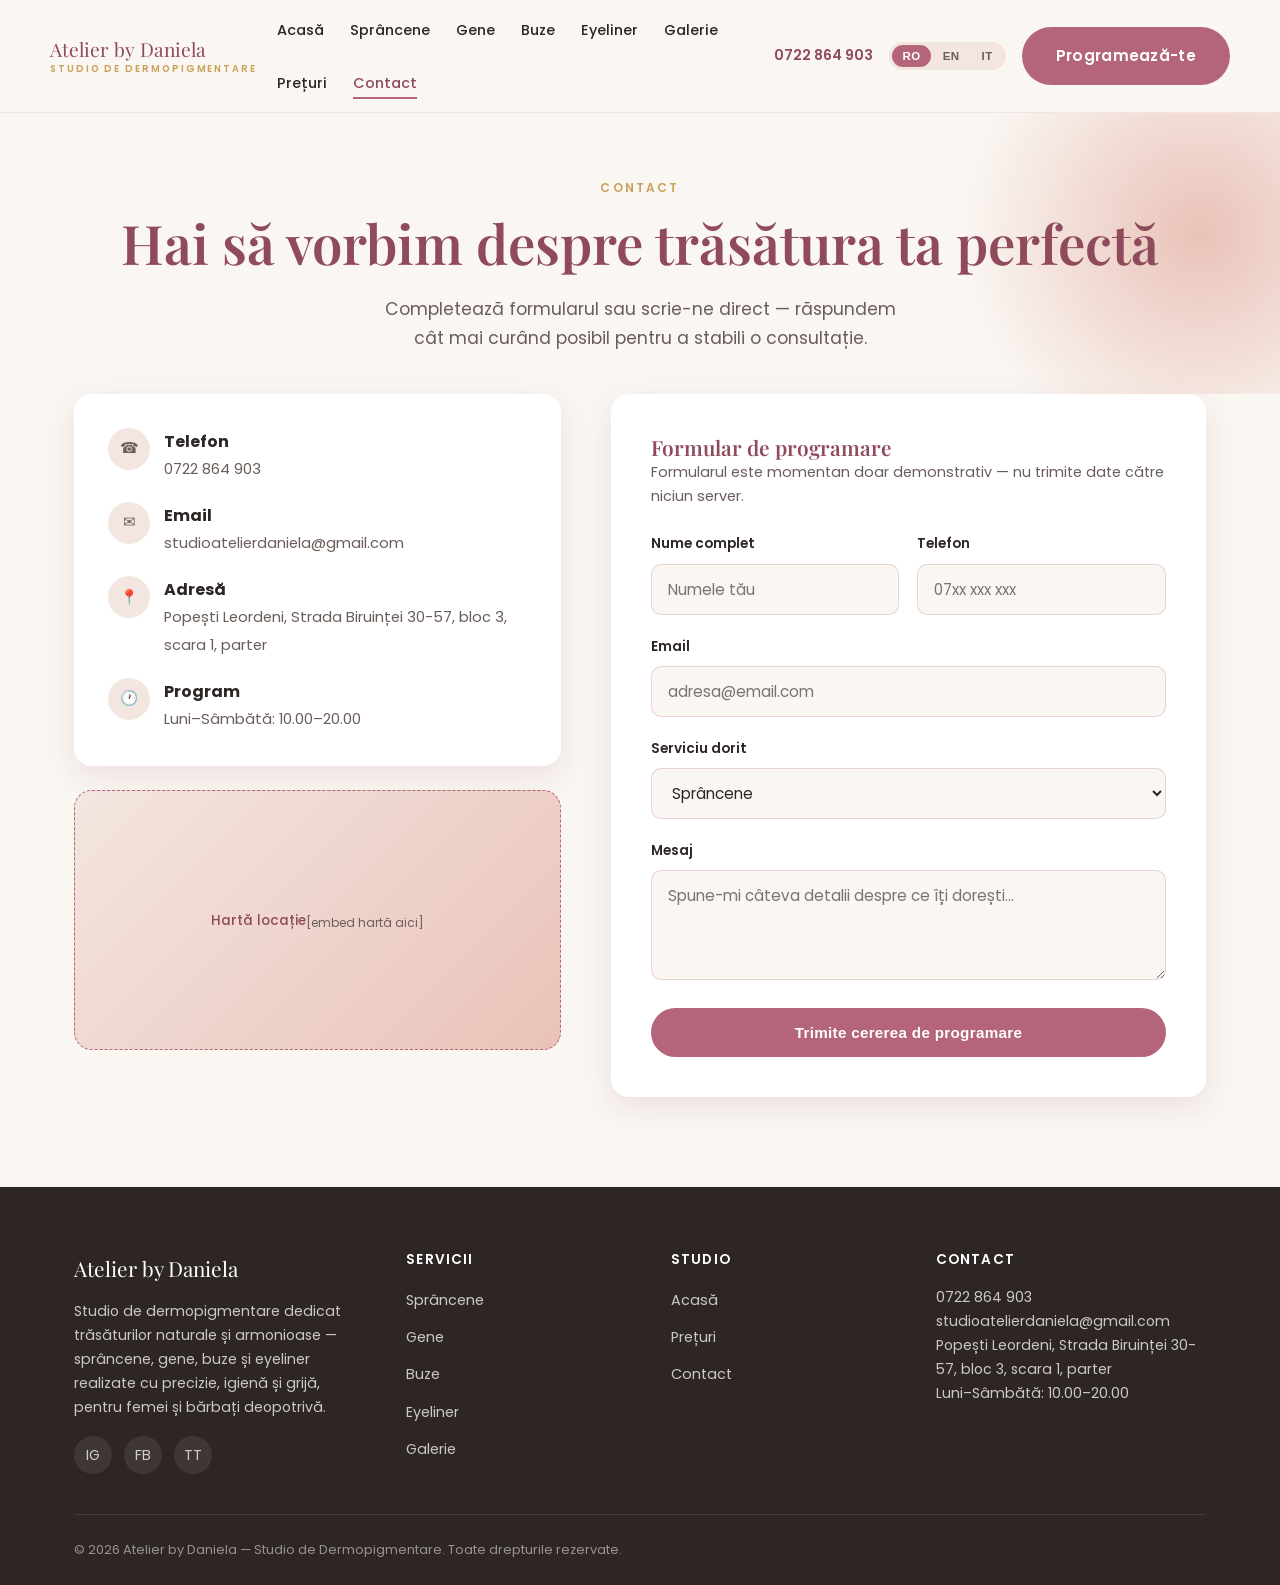
<file: contact.html>
<!DOCTYPE html>
<html lang="ro">
<head>
<meta charset="UTF-8">
<meta name="viewport" content="width=device-width, initial-scale=1.0">
<title data-i18n-title="meta.contact_title">Contact &amp; Programări | Atelier by Daniela — Studio de Dermopigmentare</title>
<meta name="description" data-i18n-content="meta.contact_description" content="Programează-te la Atelier by Daniela. Telefon, email, adresă și program.">
<link rel="preconnect" href="https://fonts.googleapis.com">
<link href="https://fonts.googleapis.com/css2?family=Playfair+Display:wght@500;600;700&family=Poppins:wght@400;500;600;700&display=swap" rel="stylesheet">
<link rel="stylesheet" href="css/style.css">
</head>
<body>

<header class="site-header">
  <nav class="nav container">
    <a href="index.html" class="logo">Atelier by Daniela<span data-i18n="common.logo_sub">Studio de Dermopigmentare</span></a>
    <ul class="nav-links">
      <li><a href="index.html" data-i18n="nav.home">Acasă</a></li>
      <li><a href="sprancene.html" data-i18n="nav.sprancene">Sprâncene</a></li>
      <li><a href="gene.html" data-i18n="nav.gene">Gene</a></li>
      <li><a href="buze.html" data-i18n="nav.buze">Buze</a></li>
      <li><a href="eyeliner.html" data-i18n="nav.eyeliner">Eyeliner</a></li>
      <li><a href="galerie.html" data-i18n="nav.galerie">Galerie</a></li>
      <li><a href="preturi.html" data-i18n="nav.preturi">Prețuri</a></li>
      <li><a href="contact.html" class="active" data-i18n="nav.contact">Contact</a></li>
    </ul>
    <div class="nav-cta">
      <span class="nav-phone">0722 864 903</span>
      <div class="lang-switch">
        <button class="lang-btn active" data-lang="ro">RO</button>
        <button class="lang-btn" data-lang="en">EN</button>
        <button class="lang-btn" data-lang="it">IT</button>
      </div>
      <a href="contact.html" class="btn btn-primary" data-i18n="nav.cta">Programează-te</a>
    </div>
    <button class="menu-toggle" aria-label="Meniu"><span></span><span></span><span></span></button>
  </nav>
</header>

<section class="hero" style="padding:60px 0 40px;">
  <div class="container" style="display:block; text-align:center;">
    <span class="eyebrow" data-i18n="contact.hero_eyebrow">Contact</span>
    <h1 data-i18n="contact.hero_title">Hai să vorbim despre trăsătura ta perfectă</h1>
    <p class="lead" style="margin:18px auto 0;" data-i18n="contact.hero_lead">Completează formularul sau scrie-ne direct — răspundem cât mai curând posibil pentru a stabili o consultație.</p>
  </div>
</section>

<section class="section" style="padding-top:0;">
  <div class="container">
    <div class="contact-grid">
      <div>
        <div class="contact-info-card">
          <ul class="contact-list">
            <li>
              <span class="ic">☎</span>
              <div><strong data-i18n="contact.phone_label">Telefon</strong><span>0722 864 903</span></div>
            </li>
            <li>
              <span class="ic">✉</span>
              <div><strong data-i18n="contact.email_label">Email</strong><span>studioatelierdaniela@gmail.com</span></div>
            </li>
            <li>
              <span class="ic">📍</span>
              <div><strong data-i18n="contact.address_label">Adresă</strong><span>Popești Leordeni, Strada Biruinței 30-57, bloc 3, scara 1, parter</span></div>
            </li>
            <li>
              <span class="ic">🕐</span>
              <div><strong data-i18n="contact.schedule_label">Program</strong><span data-i18n="common.footer_schedule">Luni–Sâmbătă: 10.00–20.00</span></div>
            </li>
          </ul>
        </div>
        <div class="map-placeholder placeholder-img"><span data-i18n="contact.map_label">Hartă locație</span><small data-i18n="contact.map_sub">[embed hartă aici]</small></div>
      </div>

      <div class="form-card">
        <h3 data-i18n="contact.form_title">Formular de programare</h3>
        <p style="color:var(--color-text-soft); font-size:0.9rem; margin-bottom:24px;" data-i18n="contact.form_note">Formularul este momentan doar demonstrativ — nu trimite date către niciun server.</p>
        <form class="contact-form">
          <div class="form-row">
            <div class="field">
              <label for="nume" data-i18n="contact.field_name">Nume complet</label>
              <input type="text" id="nume" name="nume" data-i18n-placeholder="contact.field_name_placeholder" placeholder="Numele tău" required>
            </div>
            <div class="field">
              <label for="telefon" data-i18n="contact.field_phone">Telefon</label>
              <input type="tel" id="telefon" name="telefon" placeholder="07xx xxx xxx" required>
            </div>
          </div>
          <div class="field">
            <label for="email" data-i18n="contact.field_email">Email</label>
            <input type="email" id="email" name="email" placeholder="adresa@email.com" required>
          </div>
          <div class="field">
            <label for="serviciu" data-i18n="contact.field_service">Serviciu dorit</label>
            <select id="serviciu" name="serviciu">
              <option data-i18n="contact.option_sprancene">Sprâncene</option>
              <option data-i18n="contact.option_gene">Gene</option>
              <option data-i18n="contact.option_buze">Buze</option>
              <option data-i18n="contact.option_eyeliner">Eyeliner</option>
              <option data-i18n="contact.option_other">Nu știu încă — vreau o consultație</option>
            </select>
          </div>
          <div class="field">
            <label for="mesaj" data-i18n="contact.field_message">Mesaj</label>
            <textarea id="mesaj" name="mesaj" data-i18n-placeholder="contact.field_message_placeholder" placeholder="Spune-mi câteva detalii despre ce îți dorești..."></textarea>
          </div>
          <button type="submit" class="btn btn-primary" style="width:100%; justify-content:center;" data-i18n="contact.form_submit">Trimite cererea de programare</button>
          <p class="form-success" style="display:none; color:var(--color-rose-dark); margin-top:16px; font-weight:600;" data-i18n="contact.form_success">Mulțumim! Te vom contacta în curând.</p>
        </form>
      </div>
    </div>
  </div>
</section>

<footer class="site-footer">
  <div class="container">
    <div class="footer-grid">
      <div>
        <div class="footer-logo">Atelier by Daniela</div>
        <p data-i18n="common.footer_desc">Studio de dermopigmentare dedicat trăsăturilor naturale și armonioase — sprâncene, gene, buze și eyeliner realizate cu precizie, igienă și grijă, pentru femei și bărbați deopotrivă.</p>
        <div class="footer-social">
          <a href="#" aria-label="Instagram">IG</a>
          <a href="#" aria-label="Facebook">FB</a>
          <a href="#" aria-label="TikTok">TT</a>
        </div>
      </div>
      <div>
        <h4 data-i18n="common.footer_services_title">Servicii</h4>
        <ul>
          <li><a href="sprancene.html" data-i18n="nav.sprancene">Sprâncene</a></li>
          <li><a href="gene.html" data-i18n="nav.gene">Gene</a></li>
          <li><a href="buze.html" data-i18n="nav.buze">Buze</a></li>
          <li><a href="eyeliner.html" data-i18n="nav.eyeliner">Eyeliner</a></li>
          <li><a href="galerie.html" data-i18n="nav.galerie">Galerie</a></li>
        </ul>
      </div>
      <div>
        <h4 data-i18n="common.footer_studio_title">Studio</h4>
        <ul>
          <li><a href="index.html" data-i18n="nav.home">Acasă</a></li>
          <li><a href="preturi.html" data-i18n="nav.preturi">Prețuri</a></li>
          <li><a href="contact.html" data-i18n="nav.contact">Contact</a></li>
        </ul>
      </div>
      <div>
        <h4 data-i18n="common.footer_contact_title">Contact</h4>
        <p>0722 864 903<br>studioatelierdaniela@gmail.com<br>Popești Leordeni, Strada Biruinței 30-57, bloc 3, scara 1, parter<br><span data-i18n="common.footer_schedule">Luni–Sâmbătă: 10.00–20.00</span></p>
      </div>
    </div>
    <div class="footer-bottom">
      <span data-i18n="common.footer_rights">© 2026 Atelier by Daniela — Studio de Dermopigmentare. Toate drepturile rezervate.</span>
    </div>
  </div>
</footer>

<script src="js/i18n-data.js"></script>
<script src="js/i18n.js"></script>
<script src="js/script.js"></script>
</body>
</html>
</file>
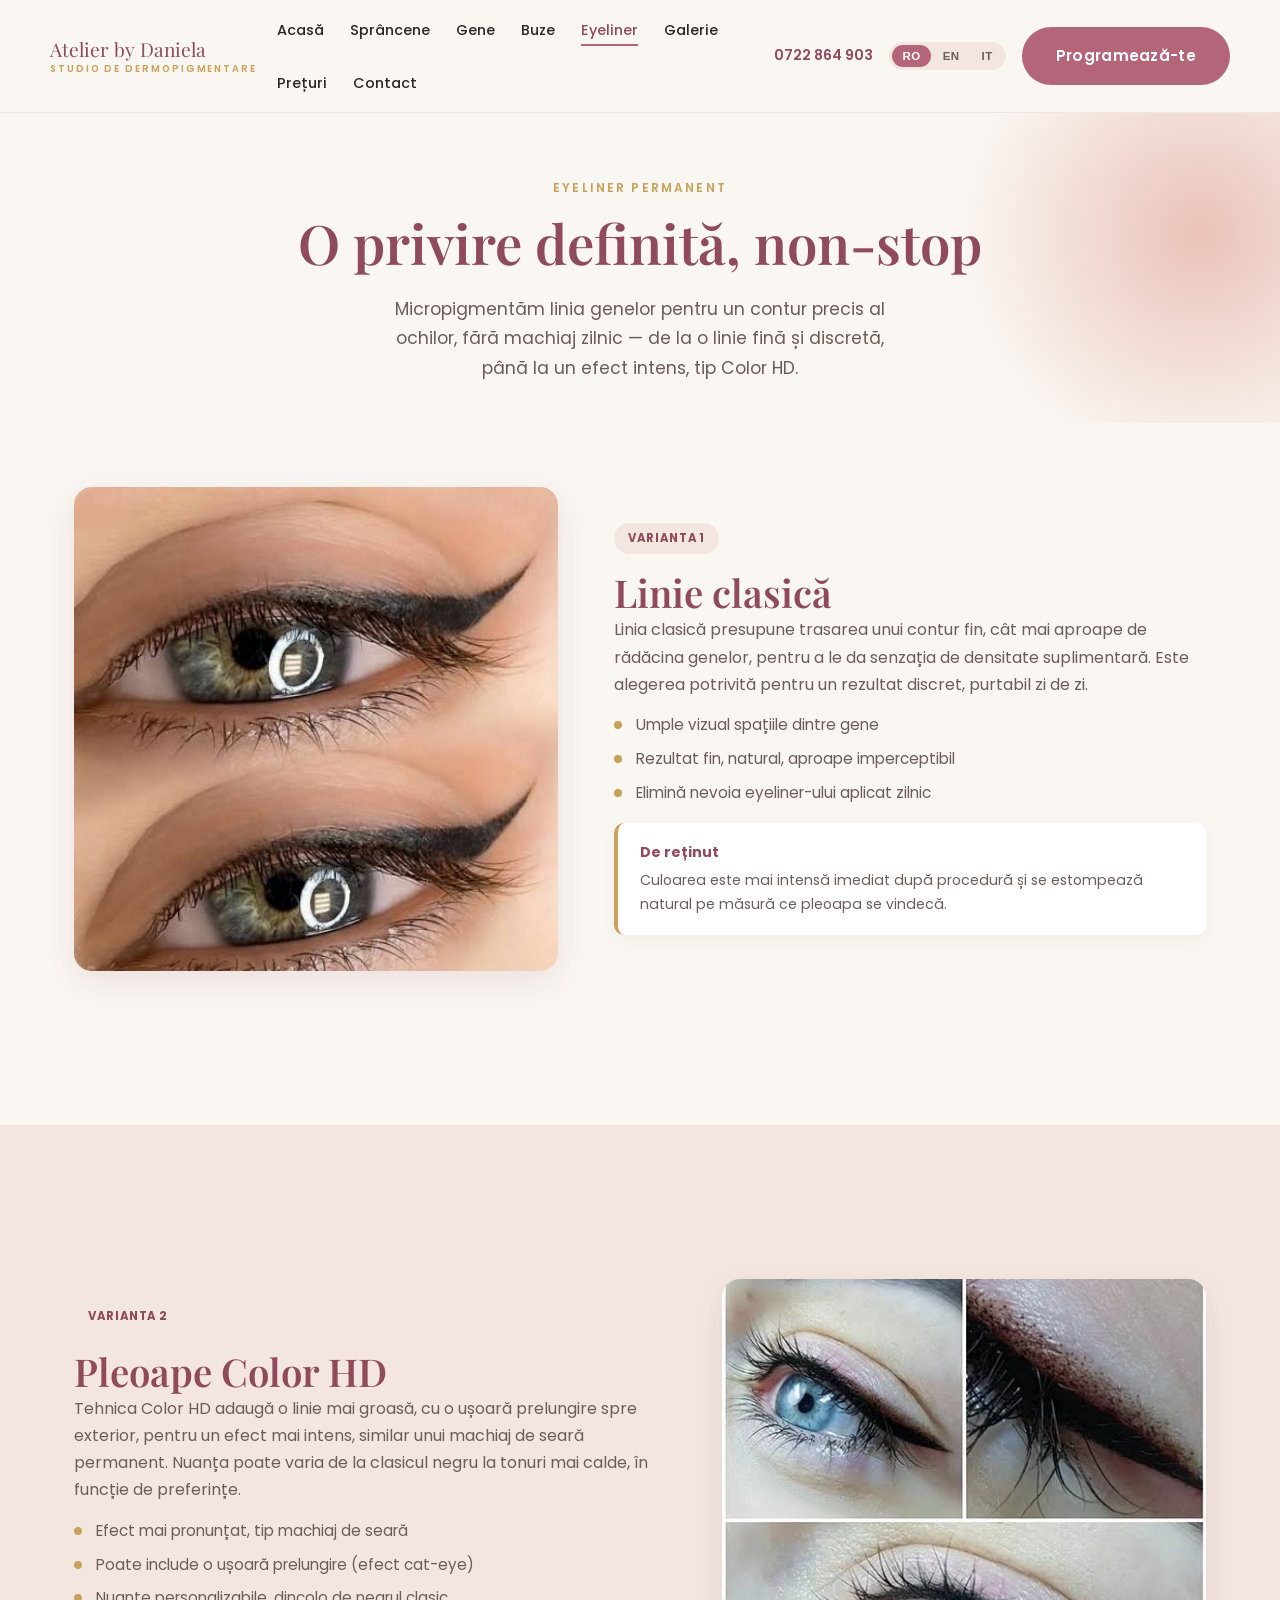
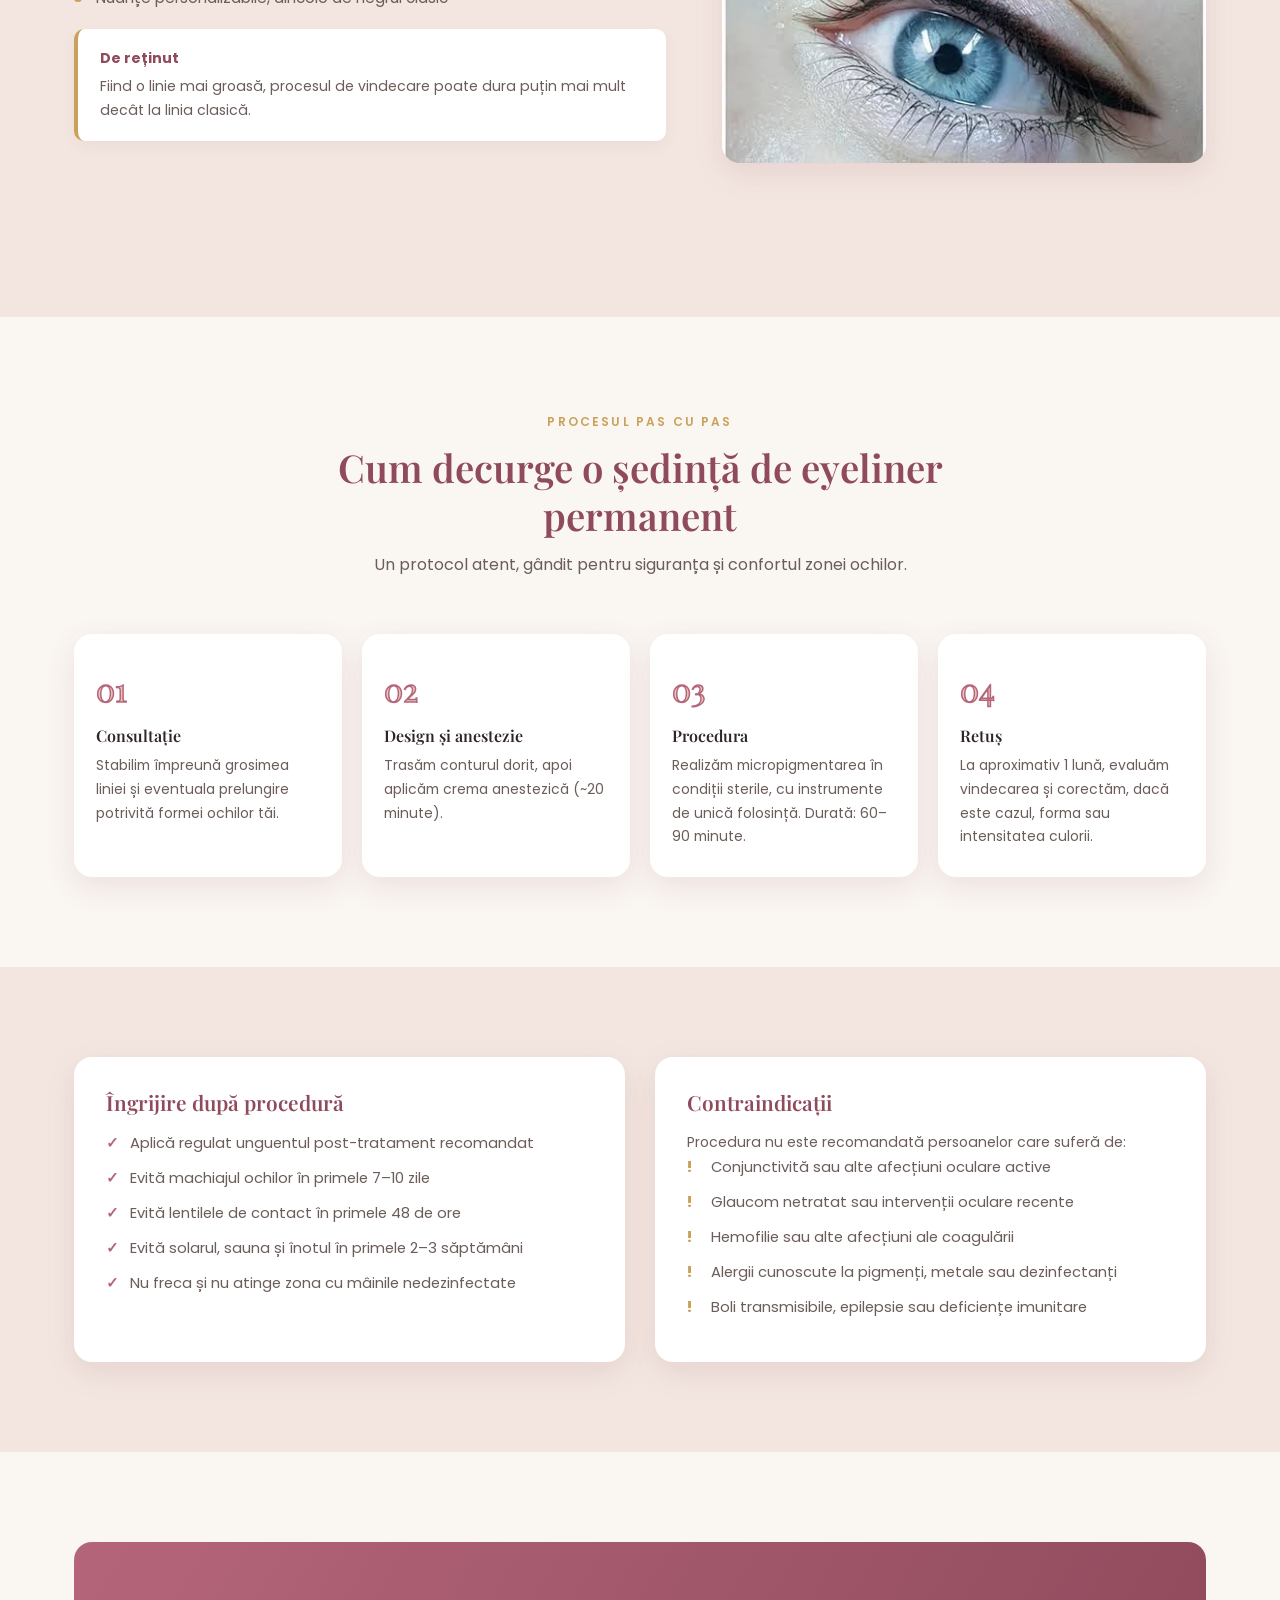
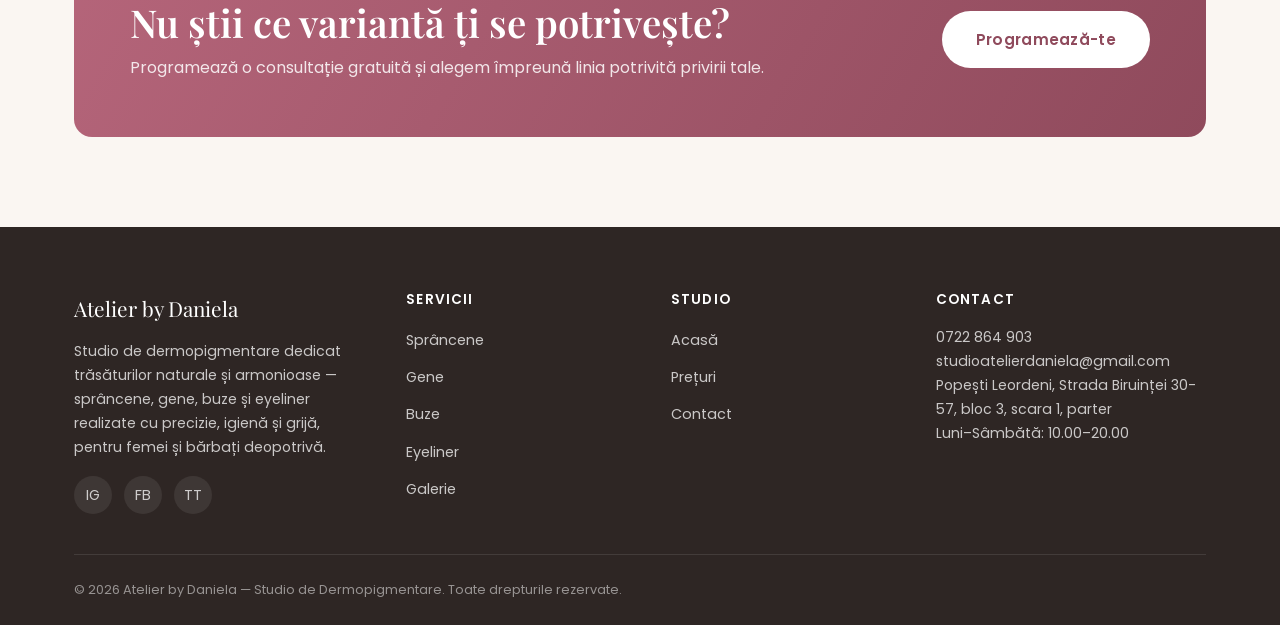
<file: eyeliner.html>
<!DOCTYPE html>
<html lang="ro">
<head>
<meta charset="UTF-8">
<meta name="viewport" content="width=device-width, initial-scale=1.0">
<title data-i18n-title="meta.eyeliner_title">Eyeliner Permanent — Micropigmentare Pleoape | Atelier by Daniela</title>
<meta name="description" data-i18n-content="meta.eyeliner_description" content="Eyeliner permanent și micropigmentare pleoape, linie clasică sau efect Color HD. Etape, îngrijire și contraindicații la Atelier by Daniela.">
<link rel="preconnect" href="https://fonts.googleapis.com">
<link href="https://fonts.googleapis.com/css2?family=Playfair+Display:wght@500;600;700&family=Poppins:wght@400;500;600;700&display=swap" rel="stylesheet">
<link rel="stylesheet" href="css/style.css">
</head>
<body>

<header class="site-header">
  <nav class="nav container">
    <a href="index.html" class="logo">Atelier by Daniela<span data-i18n="common.logo_sub">Studio de Dermopigmentare</span></a>
    <ul class="nav-links">
      <li><a href="index.html" data-i18n="nav.home">Acasă</a></li>
      <li><a href="sprancene.html" data-i18n="nav.sprancene">Sprâncene</a></li>
      <li><a href="gene.html" data-i18n="nav.gene">Gene</a></li>
      <li><a href="buze.html" data-i18n="nav.buze">Buze</a></li>
      <li><a href="eyeliner.html" class="active" data-i18n="nav.eyeliner">Eyeliner</a></li>
      <li><a href="galerie.html" data-i18n="nav.galerie">Galerie</a></li>
      <li><a href="preturi.html" data-i18n="nav.preturi">Prețuri</a></li>
      <li><a href="contact.html" data-i18n="nav.contact">Contact</a></li>
    </ul>
    <div class="nav-cta">
      <span class="nav-phone">0722 864 903</span>
      <div class="lang-switch">
        <button class="lang-btn active" data-lang="ro">RO</button>
        <button class="lang-btn" data-lang="en">EN</button>
        <button class="lang-btn" data-lang="it">IT</button>
      </div>
      <a href="contact.html" class="btn btn-primary" data-i18n="nav.cta">Programează-te</a>
    </div>
    <button class="menu-toggle" aria-label="Meniu"><span></span><span></span><span></span></button>
  </nav>
</header>

<section class="hero" style="padding:60px 0 40px;">
  <div class="container" style="display:block; text-align:center;">
    <span class="eyebrow" data-i18n="eyeliner.hero_eyebrow">Eyeliner permanent</span>
    <h1 data-i18n="eyeliner.hero_title">O privire definită, non-stop</h1>
    <p class="lead" style="margin:18px auto 0;" data-i18n="eyeliner.hero_lead">Micropigmentăm linia genelor pentru un contur precis al ochilor, fără machiaj zilnic — de la o linie fină și discretă, până la un efect intens, tip Color HD.</p>
  </div>
</section>

<!-- VARIANTA 1: LINIE CLASICA -->
<section class="section" style="padding-top:0;" id="linie-clasica">
  <div class="container">
    <div class="technique">
      <div class="technique-visual"><img class="photo" src="img/eyeliner/3.jpg" alt="Eyeliner permanent, linie clasică, rezultat vindecat"></div>
      <div>
        <span class="technique-tag" data-i18n="eyeliner.t1_label">Varianta 1</span>
        <h2 data-i18n="eyeliner.t1_title">Linie clasică</h2>
        <p data-i18n="eyeliner.t1_p1">Linia clasică presupune trasarea unui contur fin, cât mai aproape de rădăcina genelor, pentru a le da senzația de densitate suplimentară. Este alegerea potrivită pentru un rezultat discret, purtabil zi de zi.</p>
        <ul>
          <li data-i18n="eyeliner.t1_li1">Umple vizual spațiile dintre gene</li>
          <li data-i18n="eyeliner.t1_li2">Rezultat fin, natural, aproape imperceptibil</li>
          <li data-i18n="eyeliner.t1_li3">Elimină nevoia eyeliner-ului aplicat zilnic</li>
        </ul>
        <div class="info-box"><strong data-i18n="eyeliner.note_label">De reținut</strong><span data-i18n="eyeliner.t1_note">Culoarea este mai intensă imediat după procedură și se estompează natural pe măsură ce pleoapa se vindecă.</span></div>
      </div>
    </div>
  </div>
</section>

<!-- VARIANTA 2: COLOR HD -->
<section class="section section-alt" id="color-hd">
  <div class="container">
    <div class="technique reverse">
      <div class="technique-visual"><img class="photo" src="img/eyeliner/2.jpg" alt="Pleoape Color HD, efect cat-eye"></div>
      <div>
        <span class="technique-tag" data-i18n="eyeliner.t2_label">Varianta 2</span>
        <h2 data-i18n="eyeliner.t2_title">Pleoape Color HD</h2>
        <p data-i18n="eyeliner.t2_p1">Tehnica Color HD adaugă o linie mai groasă, cu o ușoară prelungire spre exterior, pentru un efect mai intens, similar unui machiaj de seară permanent. Nuanța poate varia de la clasicul negru la tonuri mai calde, în funcție de preferințe.</p>
        <ul>
          <li data-i18n="eyeliner.t2_li1">Efect mai pronunțat, tip machiaj de seară</li>
          <li data-i18n="eyeliner.t2_li2">Poate include o ușoară prelungire (efect cat-eye)</li>
          <li data-i18n="eyeliner.t2_li3">Nuanțe personalizabile, dincolo de negrul clasic</li>
        </ul>
        <div class="info-box"><strong data-i18n="eyeliner.note_label">De reținut</strong><span data-i18n="eyeliner.t2_note">Fiind o linie mai groasă, procesul de vindecare poate dura puțin mai mult decât la linia clasică.</span></div>
      </div>
    </div>
  </div>
</section>

<!-- ETAPE -->
<section class="section" id="etape">
  <div class="container">
    <div class="section-head">
      <span class="eyebrow" data-i18n="eyeliner.steps_eyebrow">Procesul pas cu pas</span>
      <h2 data-i18n="eyeliner.steps_title">Cum decurge o ședință de eyeliner permanent</h2>
      <p data-i18n="eyeliner.steps_lead">Un protocol atent, gândit pentru siguranța și confortul zonei ochilor.</p>
    </div>
    <div class="steps">
      <div class="step">
        <div class="step-num">01</div>
        <h4 data-i18n="eyeliner.step1_title">Consultație</h4>
        <p data-i18n="eyeliner.step1_desc">Stabilim împreună grosimea liniei și eventuala prelungire potrivită formei ochilor tăi.</p>
      </div>
      <div class="step">
        <div class="step-num">02</div>
        <h4 data-i18n="eyeliner.step2_title">Design și anestezie</h4>
        <p data-i18n="eyeliner.step2_desc">Trasăm conturul dorit, apoi aplicăm crema anestezică (~20 minute).</p>
      </div>
      <div class="step">
        <div class="step-num">03</div>
        <h4 data-i18n="eyeliner.step3_title">Procedura</h4>
        <p data-i18n="eyeliner.step3_desc">Realizăm micropigmentarea în condiții sterile, cu instrumente de unică folosință. Durată: 60–90 minute.</p>
      </div>
      <div class="step">
        <div class="step-num">04</div>
        <h4 data-i18n="eyeliner.step4_title">Retuș</h4>
        <p data-i18n="eyeliner.step4_desc">La aproximativ 1 lună, evaluăm vindecarea și corectăm, dacă este cazul, forma sau intensitatea culorii.</p>
      </div>
    </div>
  </div>
</section>

<!-- INGRIJIRE + CONTRAINDICATII -->
<section class="section section-alt" id="ingrijire">
  <div class="container">
    <div class="two-col">
      <div class="care-card">
        <h3 data-i18n="eyeliner.care_title">Îngrijire după procedură</h3>
        <ul>
          <li data-i18n="eyeliner.care_li1">Aplică regulat unguentul post-tratament recomandat</li>
          <li data-i18n="eyeliner.care_li2">Evită machiajul ochilor în primele 7–10 zile</li>
          <li data-i18n="eyeliner.care_li3">Evită lentilele de contact în primele 48 de ore</li>
          <li data-i18n="eyeliner.care_li4">Evită solarul, sauna și înotul în primele 2–3 săptămâni</li>
          <li data-i18n="eyeliner.care_li5">Nu freca și nu atinge zona cu mâinile nedezinfectate</li>
        </ul>
      </div>
      <div class="care-card warning">
        <h3 data-i18n="eyeliner.contra_title">Contraindicații</h3>
        <p data-i18n="eyeliner.contra_lead">Procedura nu este recomandată persoanelor care suferă de:</p>
        <ul>
          <li data-i18n="eyeliner.contra_li1">Conjunctivită sau alte afecțiuni oculare active</li>
          <li data-i18n="eyeliner.contra_li2">Glaucom netratat sau intervenții oculare recente</li>
          <li data-i18n="eyeliner.contra_li3">Hemofilie sau alte afecțiuni ale coagulării</li>
          <li data-i18n="eyeliner.contra_li4">Alergii cunoscute la pigmenți, metale sau dezinfectanți</li>
          <li data-i18n="eyeliner.contra_li5">Boli transmisibile, epilepsie sau deficiențe imunitare</li>
        </ul>
      </div>
    </div>
  </div>
</section>

<section class="section">
  <div class="container">
    <div class="cta-band">
      <div>
        <h2 data-i18n="eyeliner.cta_title">Nu știi ce variantă ți se potrivește?</h2>
        <p data-i18n="eyeliner.cta_lead">Programează o consultație gratuită și alegem împreună linia potrivită privirii tale.</p>
      </div>
      <a href="contact.html" class="btn btn-light" data-i18n="nav.cta">Programează-te</a>
    </div>
  </div>
</section>

<footer class="site-footer">
  <div class="container">
    <div class="footer-grid">
      <div>
        <div class="footer-logo">Atelier by Daniela</div>
        <p data-i18n="common.footer_desc">Studio de dermopigmentare dedicat trăsăturilor naturale și armonioase — sprâncene, gene, buze și eyeliner realizate cu precizie, igienă și grijă, pentru femei și bărbați deopotrivă.</p>
        <div class="footer-social">
          <a href="#" aria-label="Instagram">IG</a>
          <a href="#" aria-label="Facebook">FB</a>
          <a href="#" aria-label="TikTok">TT</a>
        </div>
      </div>
      <div>
        <h4 data-i18n="common.footer_services_title">Servicii</h4>
        <ul>
          <li><a href="sprancene.html" data-i18n="nav.sprancene">Sprâncene</a></li>
          <li><a href="gene.html" data-i18n="nav.gene">Gene</a></li>
          <li><a href="buze.html" data-i18n="nav.buze">Buze</a></li>
          <li><a href="eyeliner.html" data-i18n="nav.eyeliner">Eyeliner</a></li>
          <li><a href="galerie.html" data-i18n="nav.galerie">Galerie</a></li>
        </ul>
      </div>
      <div>
        <h4 data-i18n="common.footer_studio_title">Studio</h4>
        <ul>
          <li><a href="index.html" data-i18n="nav.home">Acasă</a></li>
          <li><a href="preturi.html" data-i18n="nav.preturi">Prețuri</a></li>
          <li><a href="contact.html" data-i18n="nav.contact">Contact</a></li>
        </ul>
      </div>
      <div>
        <h4 data-i18n="common.footer_contact_title">Contact</h4>
        <p>0722 864 903<br>studioatelierdaniela@gmail.com<br>Popești Leordeni, Strada Biruinței 30-57, bloc 3, scara 1, parter<br><span data-i18n="common.footer_schedule">Luni–Sâmbătă: 10.00–20.00</span></p>
      </div>
    </div>
    <div class="footer-bottom">
      <span data-i18n="common.footer_rights">© 2026 Atelier by Daniela — Studio de Dermopigmentare. Toate drepturile rezervate.</span>
    </div>
  </div>
</footer>

<script src="js/i18n-data.js"></script>
<script src="js/i18n.js"></script>
<script src="js/script.js"></script>
</body>
</html>
</file>
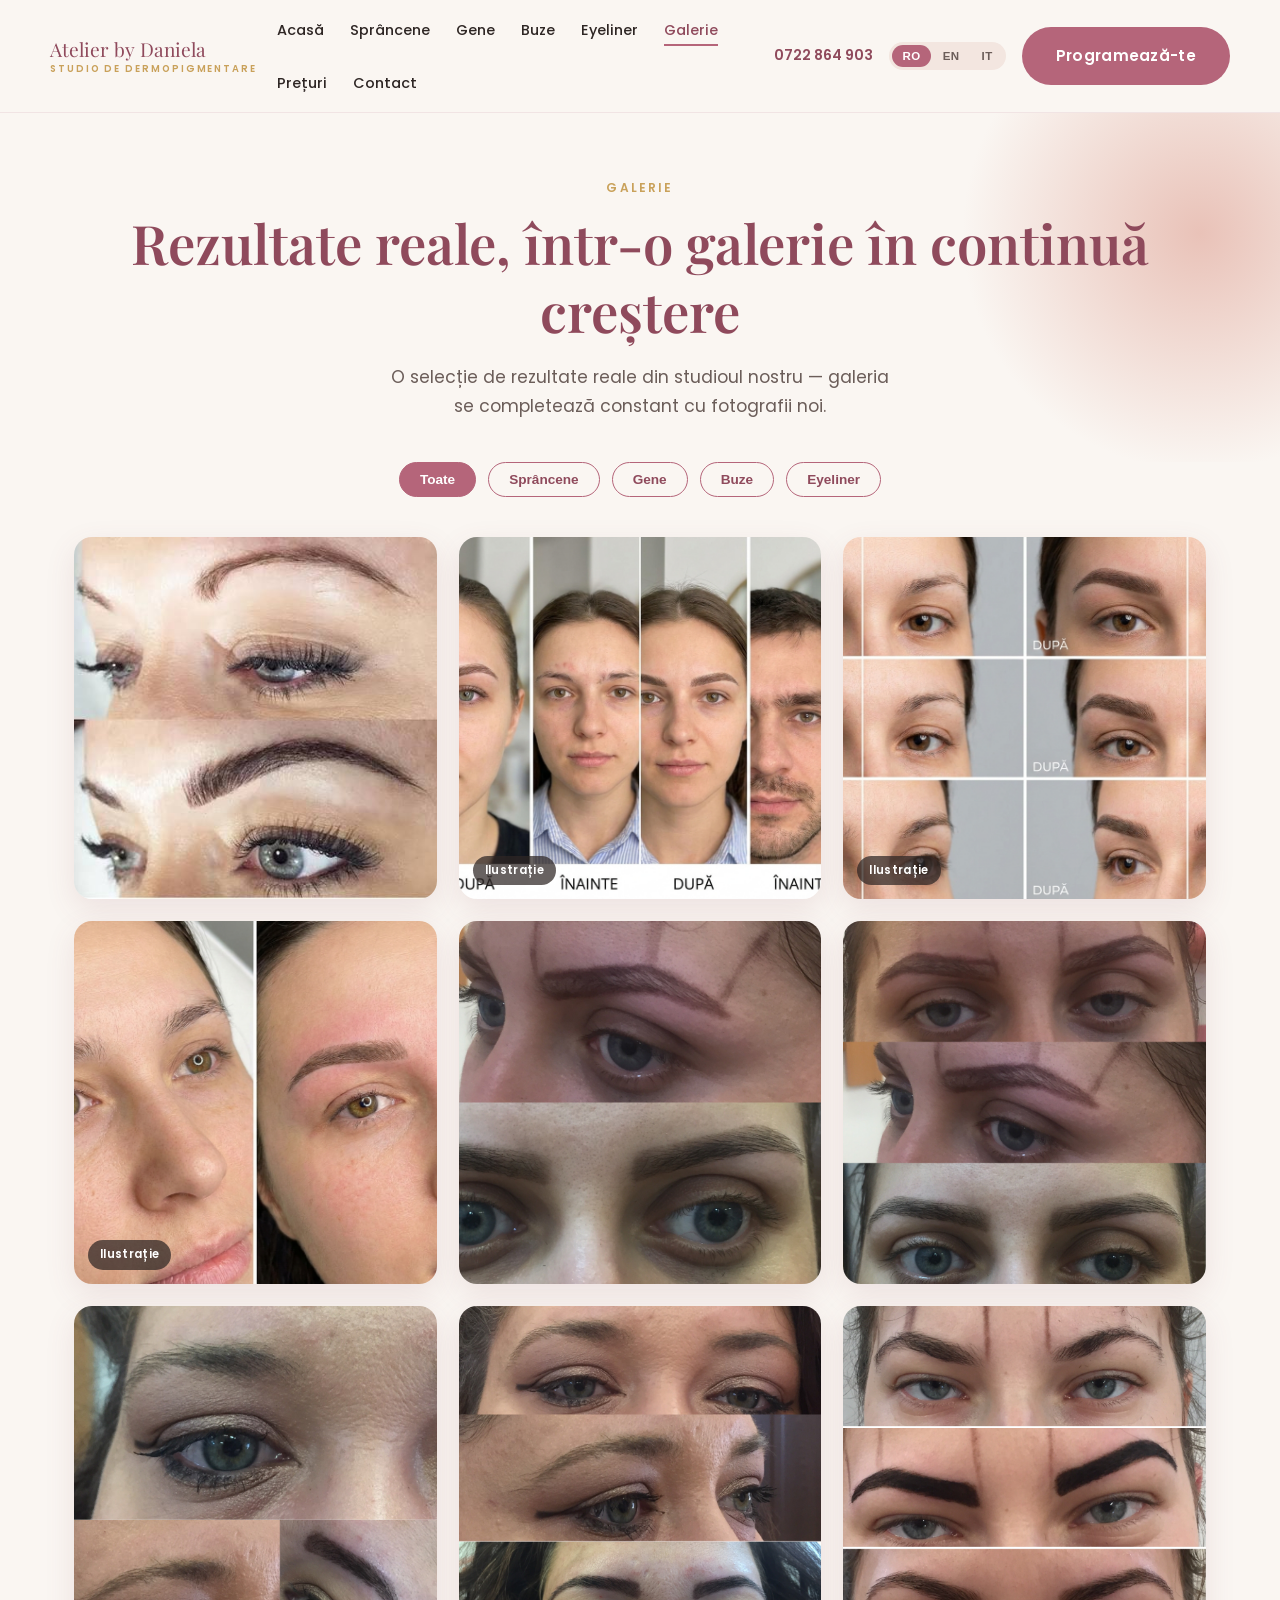
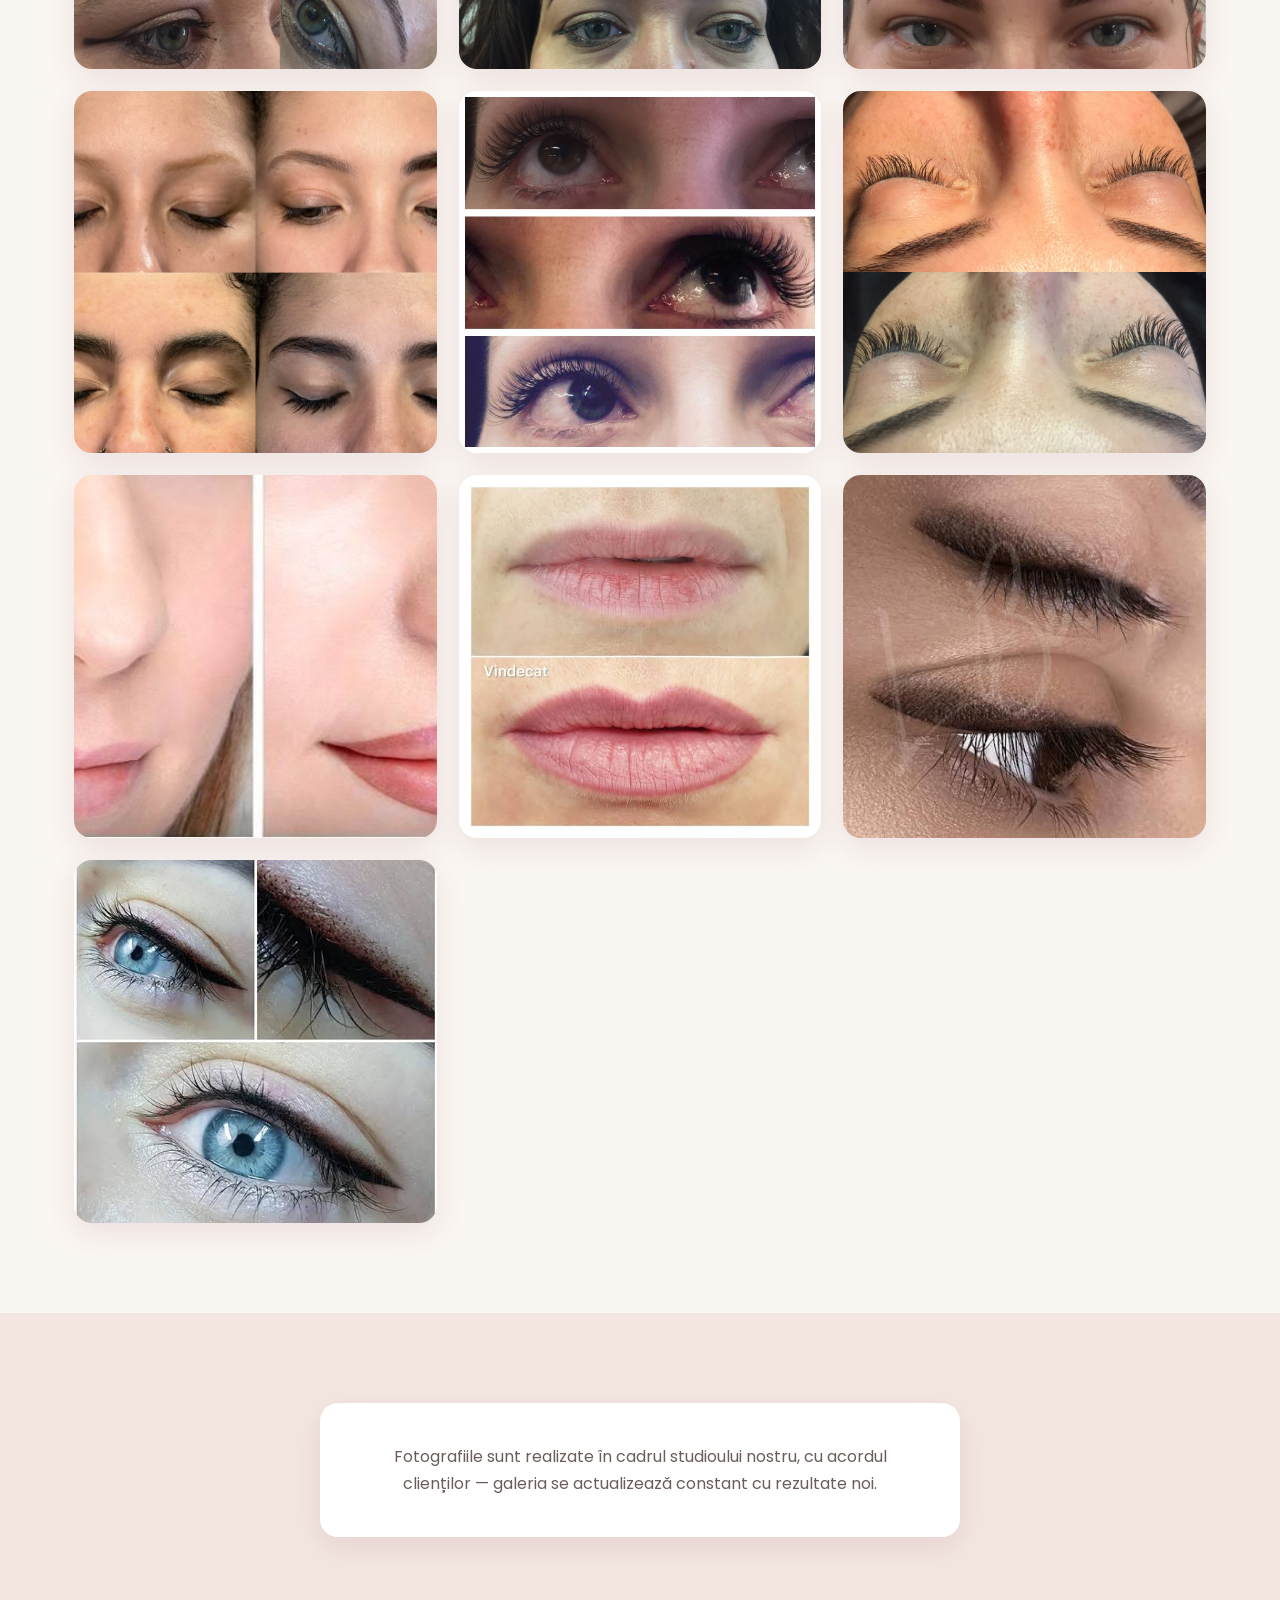
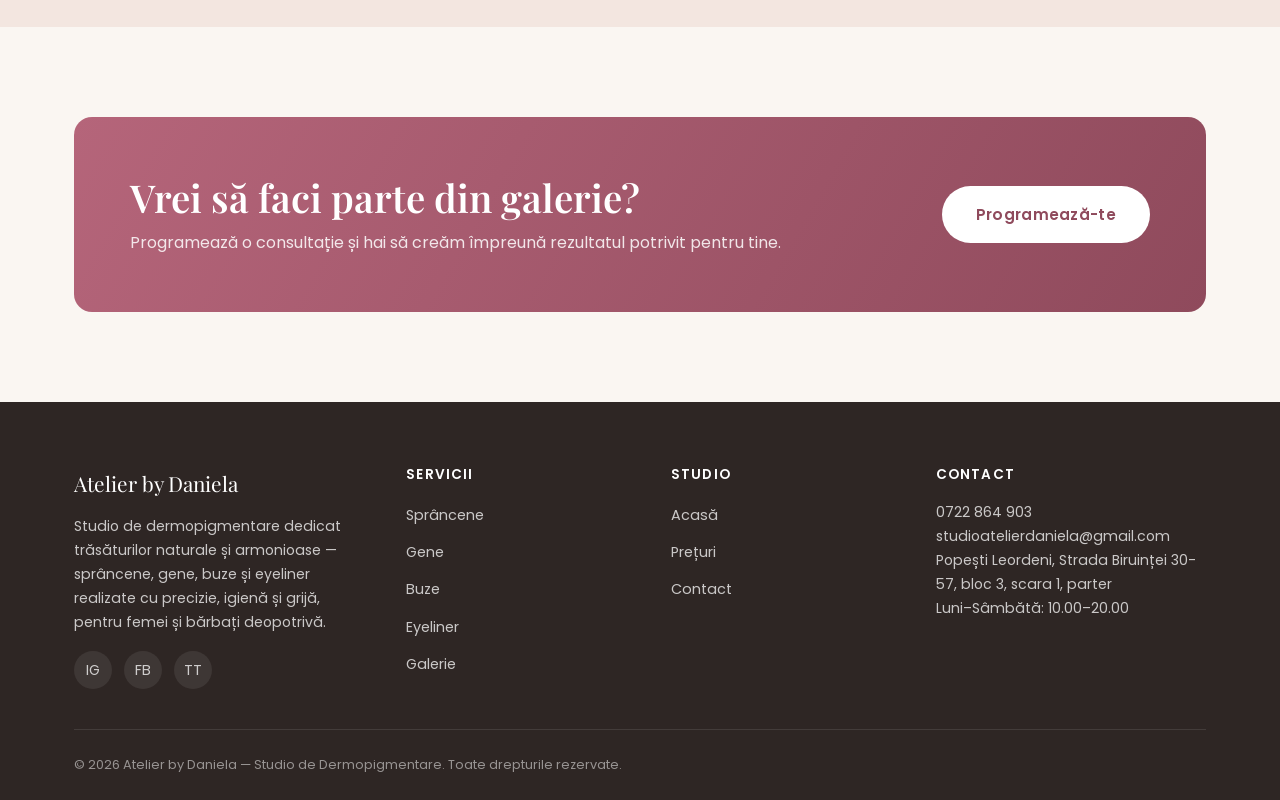
<file: galerie.html>
<!DOCTYPE html>
<html lang="ro">
<head>
<meta charset="UTF-8">
<meta name="viewport" content="width=device-width, initial-scale=1.0">
<title data-i18n-title="meta.galerie_title">Galerie | Atelier by Daniela — Studio de Dermopigmentare</title>
<meta name="description" data-i18n-content="meta.galerie_description" content="Galerie de rezultate — sprâncene, gene, buze și eyeliner permanent.">
<link rel="preconnect" href="https://fonts.googleapis.com">
<link href="https://fonts.googleapis.com/css2?family=Playfair+Display:wght@500;600;700&family=Poppins:wght@400;500;600;700&display=swap" rel="stylesheet">
<link rel="stylesheet" href="css/style.css">
</head>
<body>

<header class="site-header">
  <nav class="nav container">
    <a href="index.html" class="logo">Atelier by Daniela<span data-i18n="common.logo_sub">Studio de Dermopigmentare</span></a>
    <ul class="nav-links">
      <li><a href="index.html" data-i18n="nav.home">Acasă</a></li>
      <li><a href="sprancene.html" data-i18n="nav.sprancene">Sprâncene</a></li>
      <li><a href="gene.html" data-i18n="nav.gene">Gene</a></li>
      <li><a href="buze.html" data-i18n="nav.buze">Buze</a></li>
      <li><a href="eyeliner.html" data-i18n="nav.eyeliner">Eyeliner</a></li>
      <li><a href="galerie.html" class="active" data-i18n="nav.galerie">Galerie</a></li>
      <li><a href="preturi.html" data-i18n="nav.preturi">Prețuri</a></li>
      <li><a href="contact.html" data-i18n="nav.contact">Contact</a></li>
    </ul>
    <div class="nav-cta">
      <span class="nav-phone">0722 864 903</span>
      <div class="lang-switch">
        <button class="lang-btn active" data-lang="ro">RO</button>
        <button class="lang-btn" data-lang="en">EN</button>
        <button class="lang-btn" data-lang="it">IT</button>
      </div>
      <a href="contact.html" class="btn btn-primary" data-i18n="nav.cta">Programează-te</a>
    </div>
    <button class="menu-toggle" aria-label="Meniu"><span></span><span></span><span></span></button>
  </nav>
</header>

<section class="hero" style="padding:60px 0 40px;">
  <div class="container" style="display:block; text-align:center;">
    <span class="eyebrow" data-i18n="galerie.hero_eyebrow">Galerie</span>
    <h1 data-i18n="galerie.hero_title">Rezultate reale, într-o galerie în continuă creștere</h1>
    <p class="lead" style="margin:18px auto 0;" data-i18n="galerie.hero_lead">O selecție de rezultate reale din studioul nostru — galeria se completează constant cu fotografii noi.</p>
  </div>
</section>

<section class="section" style="padding-top:0;">
  <div class="container">
    <div class="gallery-filters">
      <button class="filter-btn active" data-filter="all" data-i18n="galerie.filter_all">Toate</button>
      <button class="filter-btn" data-filter="sprancene" data-i18n="nav.sprancene">Sprâncene</button>
      <button class="filter-btn" data-filter="gene" data-i18n="nav.gene">Gene</button>
      <button class="filter-btn" data-filter="buze" data-i18n="nav.buze">Buze</button>
      <button class="filter-btn" data-filter="eyeliner" data-i18n="nav.eyeliner">Eyeliner</button>
    </div>
    <div class="gallery-grid">
      <div class="gallery-photo" data-category="sprancene"><img class="photo" src="img/sprancene-tehnici/microblading.jpg" alt="Micropigmentare sprâncene, microblading, rezultat before/after"></div>
      <div class="gallery-photo" data-category="sprancene"><img class="photo" src="img/sprancene-tehnici/fir-cu-fir.png" alt="Ilustrație tehnică fir cu fir (imagine ilustrativă, nu fotografie reală)"><span class="photo-label" data-i18n="common.illustration_label">Ilustrație</span></div>
      <div class="gallery-photo" data-category="sprancene"><img class="photo" src="img/sprancene-tehnici/powder.png" alt="Ilustrație tehnică powder (imagine ilustrativă, nu fotografie reală)"><span class="photo-label" data-i18n="common.illustration_label">Ilustrație</span></div>
      <div class="gallery-photo" data-category="sprancene"><img class="photo" src="img/sprancene-tehnici/hybrid.png" alt="Ilustrație tehnică hybrid (imagine ilustrativă, nu fotografie reală)"><span class="photo-label" data-i18n="common.illustration_label">Ilustrație</span></div>
      <div class="gallery-photo" data-category="sprancene"><img class="photo" src="img/sprancene-stilizare/1.jpg" alt="Stilizare sprâncene, rezultat before/after"></div>
      <div class="gallery-photo" data-category="sprancene"><img class="photo" src="img/sprancene-stilizare/2.jpg" alt="Stilizare sprâncene, etape aplicare"></div>
      <div class="gallery-photo" data-category="sprancene"><img class="photo" src="img/sprancene-stilizare/3.jpg" alt="Stilizare sprâncene, rezultat"></div>
      <div class="gallery-photo" data-category="sprancene"><img class="photo" src="img/sprancene-stilizare/4.jpg" alt="Stilizare sprâncene, rezultat"></div>
      <div class="gallery-photo" data-category="sprancene"><img class="photo" src="img/sprancene-stilizare/5.jpg" alt="Stilizare sprâncene, rezultat"></div>
      <div class="gallery-photo" data-category="sprancene"><img class="photo" src="img/sprancene-stilizare/8.png" alt="Stilizare sprâncene, rezultat"></div>
      <div class="gallery-photo" data-category="gene"><img class="photo" src="img/gene/3.JPG" alt="Extensii de gene, rezultat"></div>
      <div class="gallery-photo" data-category="gene"><img class="photo" src="img/gene/13.jpg" alt="Extensii de gene, rezultat"></div>
      <div class="gallery-photo" data-category="buze"><img class="photo" src="img/buze/1.jpg" alt="Contur buze, rezultat before/after"></div>
      <div class="gallery-photo" data-category="buze"><img class="photo" src="img/buze/2.jpg" alt="Buze complete, lip blush, rezultat vindecat"></div>
      <div class="gallery-photo" data-category="eyeliner"><img class="photo" src="img/eyeliner/1.jpg" alt="Eyeliner permanent, rezultat"></div>
      <div class="gallery-photo" data-category="eyeliner"><img class="photo" src="img/eyeliner/2.jpg" alt="Eyeliner permanent, linie clasică"></div>
    </div>
  </div>
</section>

<section class="section section-alt">
  <div class="container">
    <div class="testimonial-note">
      <p data-i18n="galerie.note">Fotografiile sunt realizate în cadrul studioului nostru, cu acordul clienților — galeria se actualizează constant cu rezultate noi.</p>
    </div>
  </div>
</section>

<section class="section">
  <div class="container">
    <div class="cta-band">
      <div>
        <h2 data-i18n="galerie.cta_title">Vrei să faci parte din galerie?</h2>
        <p data-i18n="galerie.cta_lead">Programează o consultație și hai să creăm împreună rezultatul potrivit pentru tine.</p>
      </div>
      <a href="contact.html" class="btn btn-light" data-i18n="nav.cta">Programează-te</a>
    </div>
  </div>
</section>

<footer class="site-footer">
  <div class="container">
    <div class="footer-grid">
      <div>
        <div class="footer-logo">Atelier by Daniela</div>
        <p data-i18n="common.footer_desc">Studio de dermopigmentare dedicat trăsăturilor naturale și armonioase — sprâncene, gene, buze și eyeliner realizate cu precizie, igienă și grijă, pentru femei și bărbați deopotrivă.</p>
        <div class="footer-social">
          <a href="#" aria-label="Instagram">IG</a>
          <a href="#" aria-label="Facebook">FB</a>
          <a href="#" aria-label="TikTok">TT</a>
        </div>
      </div>
      <div>
        <h4 data-i18n="common.footer_services_title">Servicii</h4>
        <ul>
          <li><a href="sprancene.html" data-i18n="nav.sprancene">Sprâncene</a></li>
          <li><a href="gene.html" data-i18n="nav.gene">Gene</a></li>
          <li><a href="buze.html" data-i18n="nav.buze">Buze</a></li>
          <li><a href="eyeliner.html" data-i18n="nav.eyeliner">Eyeliner</a></li>
          <li><a href="galerie.html" data-i18n="nav.galerie">Galerie</a></li>
        </ul>
      </div>
      <div>
        <h4 data-i18n="common.footer_studio_title">Studio</h4>
        <ul>
          <li><a href="index.html" data-i18n="nav.home">Acasă</a></li>
          <li><a href="preturi.html" data-i18n="nav.preturi">Prețuri</a></li>
          <li><a href="contact.html" data-i18n="nav.contact">Contact</a></li>
        </ul>
      </div>
      <div>
        <h4 data-i18n="common.footer_contact_title">Contact</h4>
        <p>0722 864 903<br>studioatelierdaniela@gmail.com<br>Popești Leordeni, Strada Biruinței 30-57, bloc 3, scara 1, parter<br><span data-i18n="common.footer_schedule">Luni–Sâmbătă: 10.00–20.00</span></p>
      </div>
    </div>
    <div class="footer-bottom">
      <span data-i18n="common.footer_rights">© 2026 Atelier by Daniela — Studio de Dermopigmentare. Toate drepturile rezervate.</span>
    </div>
  </div>
</footer>

<script src="js/i18n-data.js"></script>
<script src="js/i18n.js"></script>
<script src="js/script.js"></script>
</body>
</html>
</file>
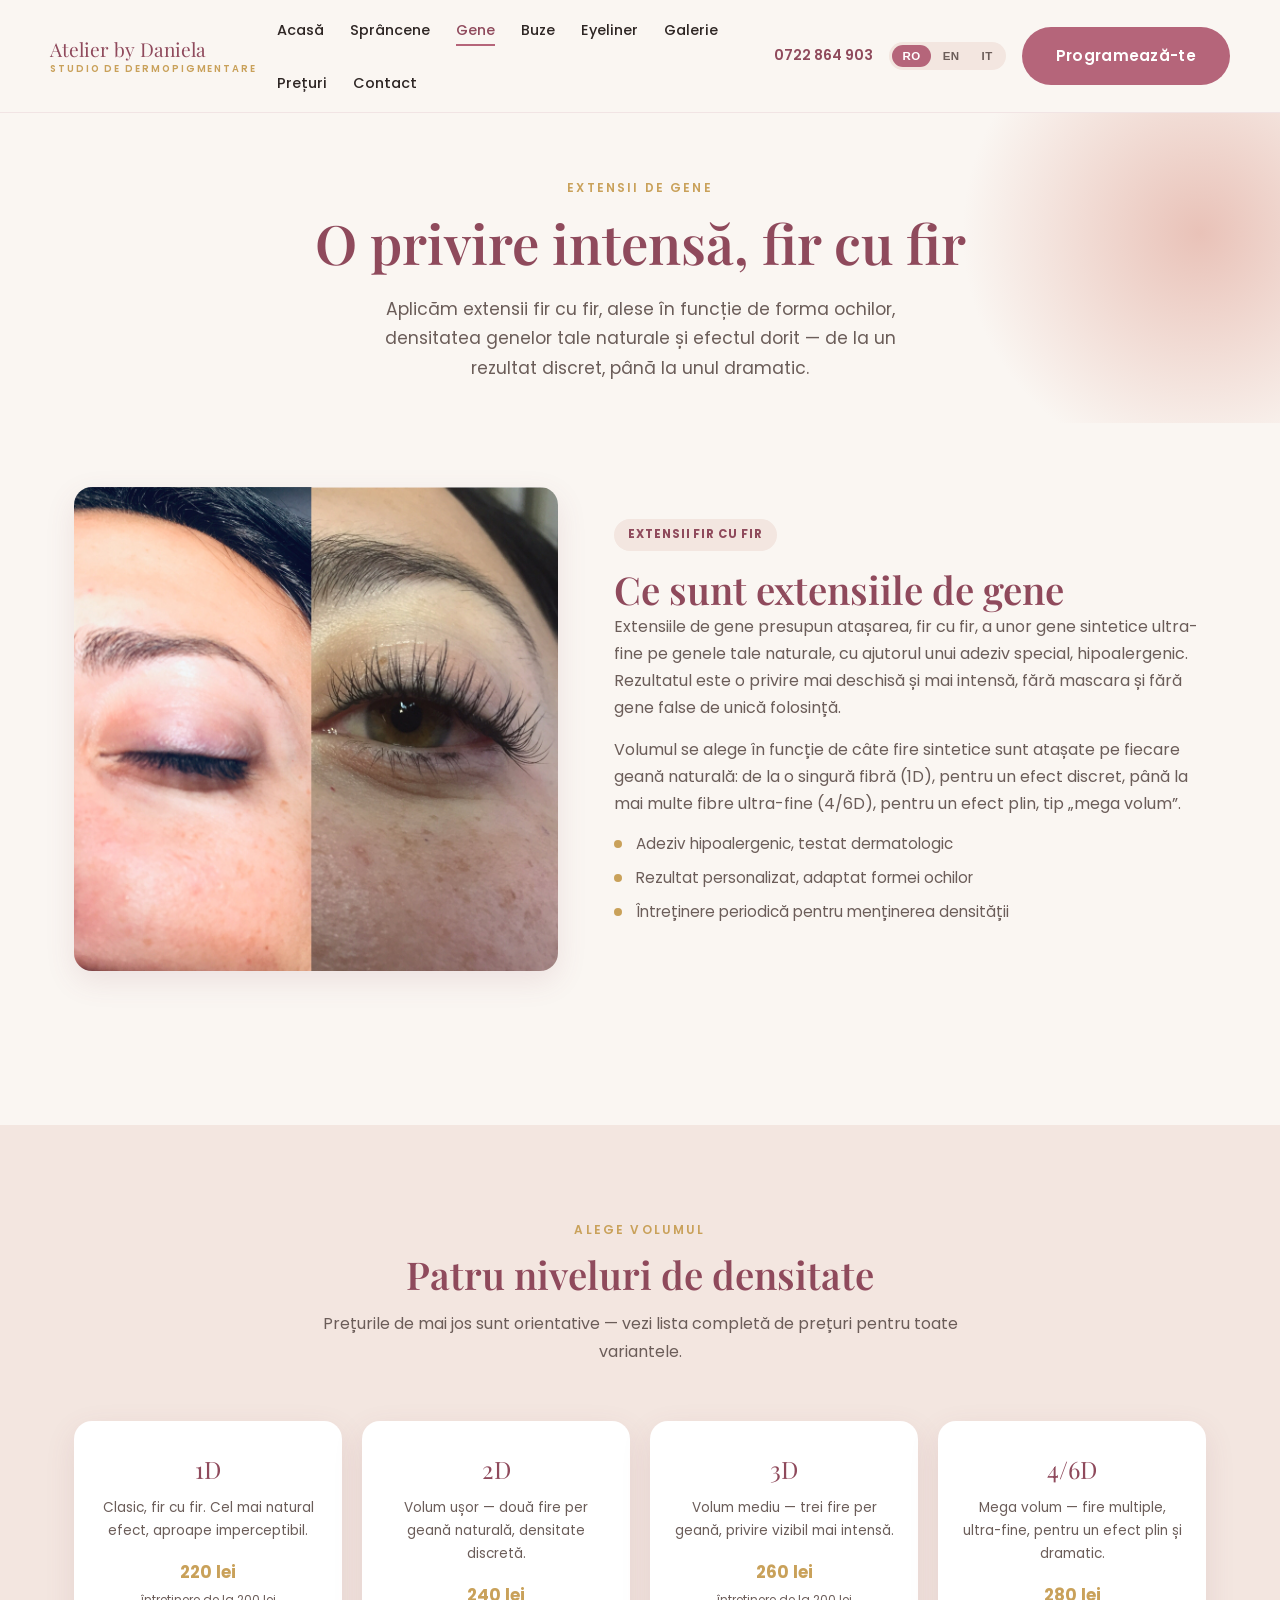
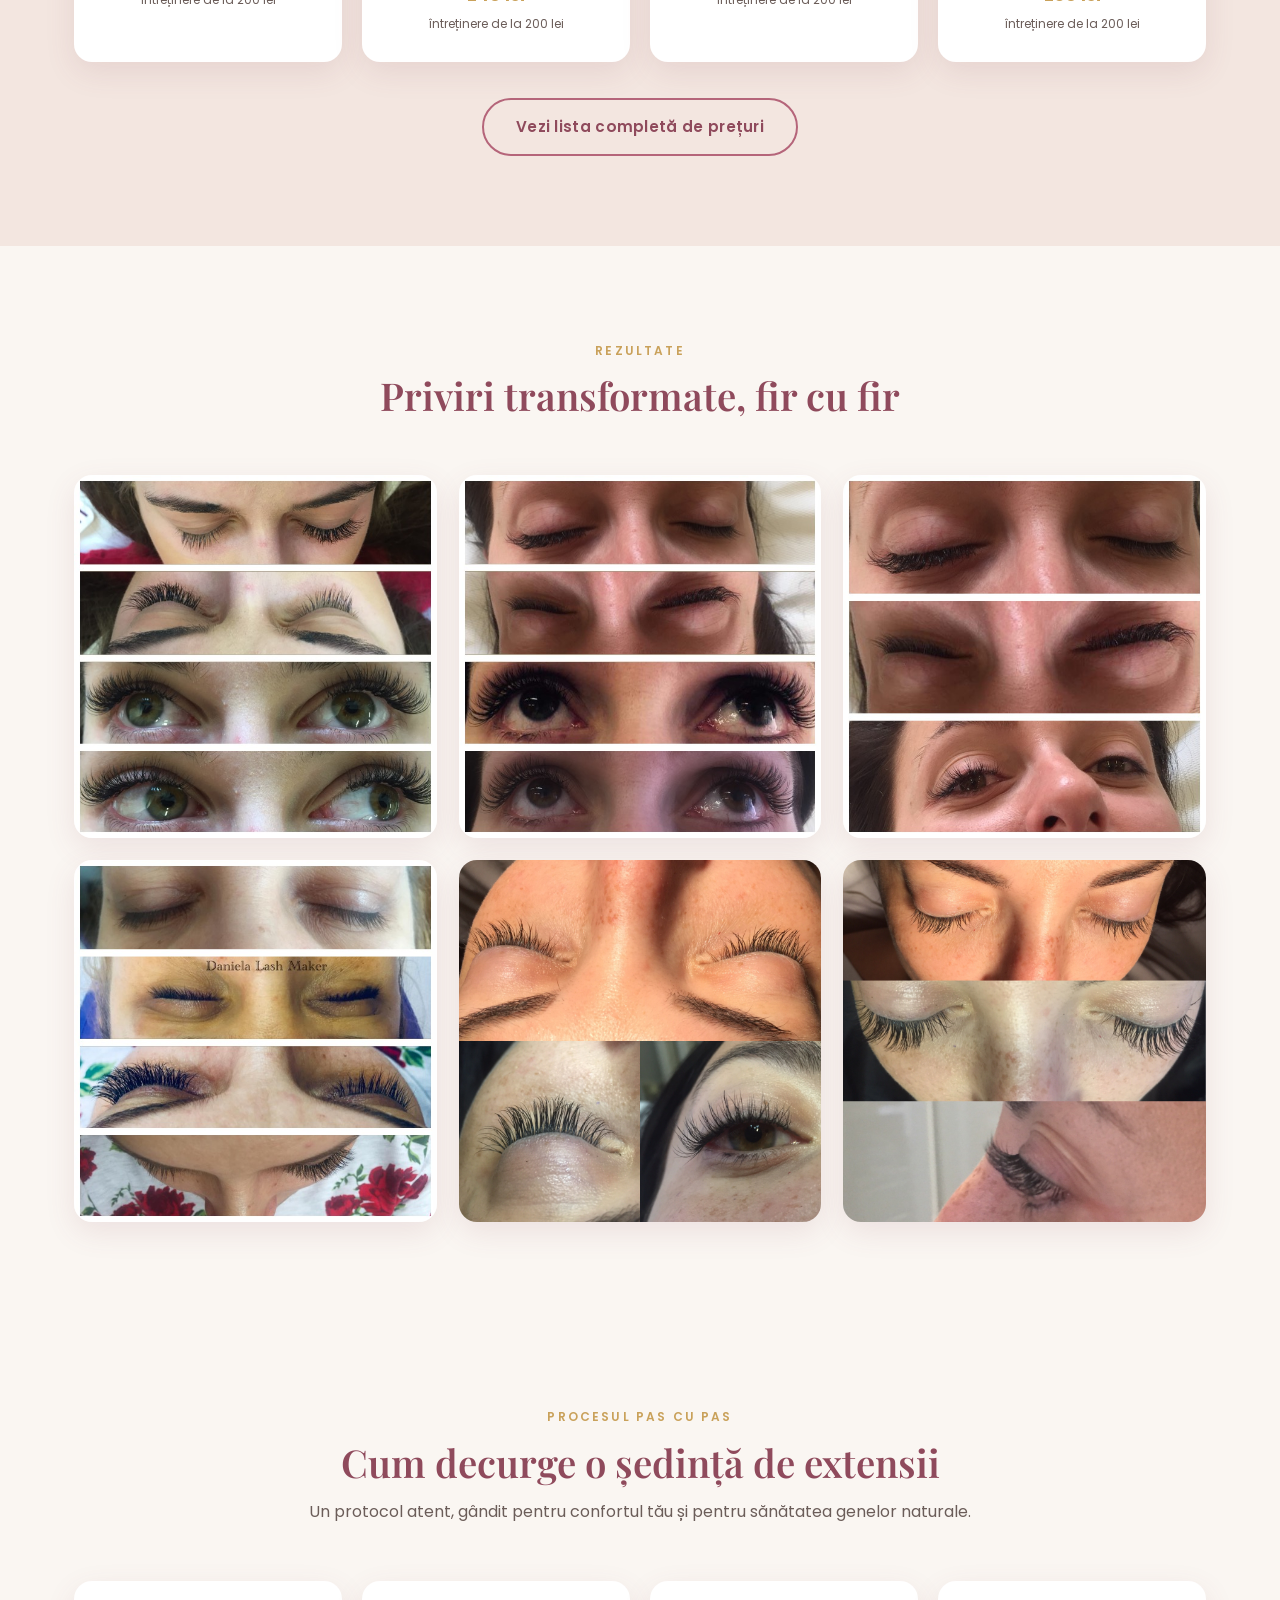
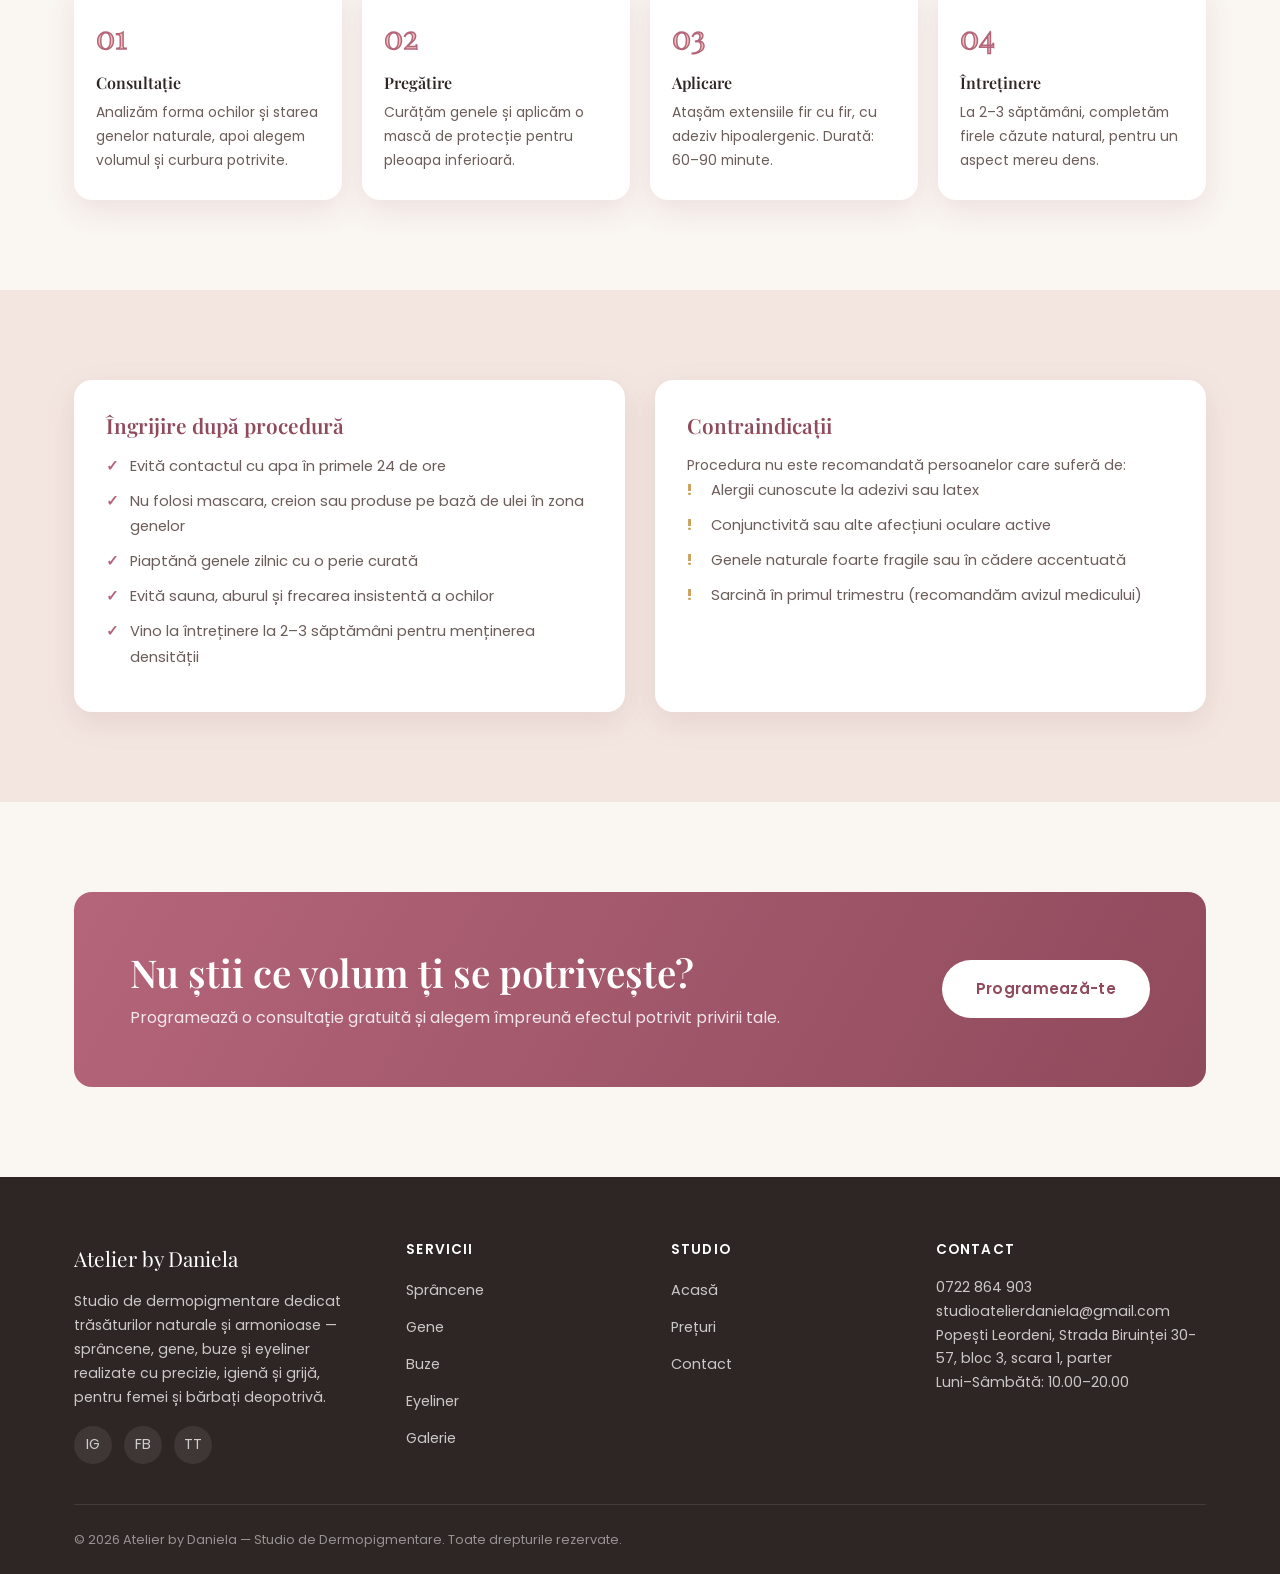
<file: gene.html>
<!DOCTYPE html>
<html lang="ro">
<head>
<meta charset="UTF-8">
<meta name="viewport" content="width=device-width, initial-scale=1.0">
<title data-i18n-title="meta.gene_title">Extensii Gene — 1D, 2D, 3D, 4/6D | Atelier by Daniela</title>
<meta name="description" data-i18n-content="meta.gene_description" content="Extensii de gene fir cu fir, în volum de la 1D la 6D. Etape, îngrijire și contraindicații la Atelier by Daniela.">
<link rel="preconnect" href="https://fonts.googleapis.com">
<link href="https://fonts.googleapis.com/css2?family=Playfair+Display:wght@500;600;700&family=Poppins:wght@400;500;600;700&display=swap" rel="stylesheet">
<link rel="stylesheet" href="css/style.css">
</head>
<body>

<header class="site-header">
  <nav class="nav container">
    <a href="index.html" class="logo">Atelier by Daniela<span data-i18n="common.logo_sub">Studio de Dermopigmentare</span></a>
    <ul class="nav-links">
      <li><a href="index.html" data-i18n="nav.home">Acasă</a></li>
      <li><a href="sprancene.html" data-i18n="nav.sprancene">Sprâncene</a></li>
      <li><a href="gene.html" class="active" data-i18n="nav.gene">Gene</a></li>
      <li><a href="buze.html" data-i18n="nav.buze">Buze</a></li>
      <li><a href="eyeliner.html" data-i18n="nav.eyeliner">Eyeliner</a></li>
      <li><a href="galerie.html" data-i18n="nav.galerie">Galerie</a></li>
      <li><a href="preturi.html" data-i18n="nav.preturi">Prețuri</a></li>
      <li><a href="contact.html" data-i18n="nav.contact">Contact</a></li>
    </ul>
    <div class="nav-cta">
      <span class="nav-phone">0722 864 903</span>
      <div class="lang-switch">
        <button class="lang-btn active" data-lang="ro">RO</button>
        <button class="lang-btn" data-lang="en">EN</button>
        <button class="lang-btn" data-lang="it">IT</button>
      </div>
      <a href="contact.html" class="btn btn-primary" data-i18n="nav.cta">Programează-te</a>
    </div>
    <button class="menu-toggle" aria-label="Meniu"><span></span><span></span><span></span></button>
  </nav>
</header>

<section class="hero" style="padding:60px 0 40px;">
  <div class="container" style="display:block; text-align:center;">
    <span class="eyebrow" data-i18n="gene.hero_eyebrow">Extensii de gene</span>
    <h1 data-i18n="gene.hero_title">O privire intensă, fir cu fir</h1>
    <p class="lead" style="margin:18px auto 0;" data-i18n="gene.hero_lead">Aplicăm extensii fir cu fir, alese în funcție de forma ochilor, densitatea genelor tale naturale și efectul dorit — de la un rezultat discret, până la unul dramatic.</p>
  </div>
</section>

<!-- INTRO -->
<section class="section" style="padding-top:0;">
  <div class="container">
    <div class="technique">
      <div class="technique-visual"><img class="photo" src="img/gene/10.jpg" alt="Extensii de gene, rezultat before/after"></div>
      <div>
        <span class="technique-tag" data-i18n="gene.intro_tag">Extensii fir cu fir</span>
        <h2 data-i18n="gene.intro_title">Ce sunt extensiile de gene</h2>
        <p data-i18n="gene.intro_p1">Extensiile de gene presupun atașarea, fir cu fir, a unor gene sintetice ultra-fine pe genele tale naturale, cu ajutorul unui adeziv special, hipoalergenic. Rezultatul este o privire mai deschisă și mai intensă, fără mascara și fără gene false de unică folosință.</p>
        <p data-i18n="gene.intro_p2">Volumul se alege în funcție de câte fire sintetice sunt atașate pe fiecare geană naturală: de la o singură fibră (1D), pentru un efect discret, până la mai multe fibre ultra-fine (4/6D), pentru un efect plin, tip „mega volum”.</p>
        <ul>
          <li data-i18n="gene.intro_li1">Adeziv hipoalergenic, testat dermatologic</li>
          <li data-i18n="gene.intro_li2">Rezultat personalizat, adaptat formei ochilor</li>
          <li data-i18n="gene.intro_li3">Întreținere periodică pentru menținerea densității</li>
        </ul>
      </div>
    </div>
  </div>
</section>

<!-- TIERS -->
<section class="section section-alt" id="volume">
  <div class="container">
    <div class="section-head">
      <span class="eyebrow" data-i18n="gene.tiers_eyebrow">Alege volumul</span>
      <h2 data-i18n="gene.tiers_title">Patru niveluri de densitate</h2>
      <p data-i18n="gene.tiers_lead">Prețurile de mai jos sunt orientative — vezi lista completă de prețuri pentru toate variantele.</p>
    </div>
    <div class="tier-grid">
      <div class="tier-card">
        <div class="tier-name">1D</div>
        <p class="tier-desc" data-i18n="gene.tier1_desc">Clasic, fir cu fir. Cel mai natural efect, aproape imperceptibil.</p>
        <span class="tier-price">220 lei<small data-i18n="gene.tier_maintenance">întreținere de la 200 lei</small></span>
      </div>
      <div class="tier-card">
        <div class="tier-name">2D</div>
        <p class="tier-desc" data-i18n="gene.tier2_desc">Volum ușor — două fire per geană naturală, densitate discretă.</p>
        <span class="tier-price">240 lei<small data-i18n="gene.tier_maintenance">întreținere de la 200 lei</small></span>
      </div>
      <div class="tier-card">
        <div class="tier-name">3D</div>
        <p class="tier-desc" data-i18n="gene.tier3_desc">Volum mediu — trei fire per geană, privire vizibil mai intensă.</p>
        <span class="tier-price">260 lei<small data-i18n="gene.tier_maintenance">întreținere de la 200 lei</small></span>
      </div>
      <div class="tier-card">
        <div class="tier-name">4/6D</div>
        <p class="tier-desc" data-i18n="gene.tier4_desc">Mega volum — fire multiple, ultra-fine, pentru un efect plin și dramatic.</p>
        <span class="tier-price">280 lei<small data-i18n="gene.tier_maintenance">întreținere de la 200 lei</small></span>
      </div>
    </div>
    <div style="text-align:center; margin-top:36px;">
      <a href="preturi.html" class="btn btn-outline" data-i18n="gene.tiers_cta">Vezi lista completă de prețuri</a>
    </div>
  </div>
</section>

<!-- REZULTATE -->
<section class="section">
  <div class="container">
    <div class="section-head">
      <span class="eyebrow" data-i18n="gene.results_eyebrow">Rezultate</span>
      <h2 data-i18n="gene.results_title">Priviri transformate, fir cu fir</h2>
    </div>
    <div class="gallery-grid">
      <div class="gallery-photo"><img class="photo" src="img/gene/1.JPG" alt="Extensii de gene, rezultat before/after"></div>
      <div class="gallery-photo"><img class="photo" src="img/gene/2.JPG" alt="Extensii de gene, rezultat before/after"></div>
      <div class="gallery-photo"><img class="photo" src="img/gene/4.JPG" alt="Extensii de gene, detaliu aplicare"></div>
      <div class="gallery-photo"><img class="photo" src="img/gene/5.JPG" alt="Extensii de gene, detaliu aplicare"></div>
      <div class="gallery-photo"><img class="photo" src="img/gene/11.jpg" alt="Extensii de gene, rezultat before/after"></div>
      <div class="gallery-photo"><img class="photo" src="img/gene/12.jpg" alt="Extensii de gene, rezultat before/after"></div>
    </div>
  </div>
</section>

<!-- ETAPE -->
<section class="section" id="etape">
  <div class="container">
    <div class="section-head">
      <span class="eyebrow" data-i18n="gene.steps_eyebrow">Procesul pas cu pas</span>
      <h2 data-i18n="gene.steps_title">Cum decurge o ședință de extensii</h2>
      <p data-i18n="gene.steps_lead">Un protocol atent, gândit pentru confortul tău și pentru sănătatea genelor naturale.</p>
    </div>
    <div class="steps">
      <div class="step">
        <div class="step-num">01</div>
        <h4 data-i18n="gene.step1_title">Consultație</h4>
        <p data-i18n="gene.step1_desc">Analizăm forma ochilor și starea genelor naturale, apoi alegem volumul și curbura potrivite.</p>
      </div>
      <div class="step">
        <div class="step-num">02</div>
        <h4 data-i18n="gene.step2_title">Pregătire</h4>
        <p data-i18n="gene.step2_desc">Curățăm genele și aplicăm o mască de protecție pentru pleoapa inferioară.</p>
      </div>
      <div class="step">
        <div class="step-num">03</div>
        <h4 data-i18n="gene.step3_title">Aplicare</h4>
        <p data-i18n="gene.step3_desc">Atașăm extensiile fir cu fir, cu adeziv hipoalergenic. Durată: 60–90 minute.</p>
      </div>
      <div class="step">
        <div class="step-num">04</div>
        <h4 data-i18n="gene.step4_title">Întreținere</h4>
        <p data-i18n="gene.step4_desc">La 2–3 săptămâni, completăm firele căzute natural, pentru un aspect mereu dens.</p>
      </div>
    </div>
  </div>
</section>

<!-- INGRIJIRE + CONTRAINDICATII -->
<section class="section section-alt" id="ingrijire">
  <div class="container">
    <div class="two-col">
      <div class="care-card">
        <h3 data-i18n="gene.care_title">Îngrijire după procedură</h3>
        <ul>
          <li data-i18n="gene.care_li1">Evită contactul cu apa în primele 24 de ore</li>
          <li data-i18n="gene.care_li2">Nu folosi mascara, creion sau produse pe bază de ulei în zona genelor</li>
          <li data-i18n="gene.care_li3">Piaptănă genele zilnic cu o perie curată</li>
          <li data-i18n="gene.care_li4">Evită sauna, aburul și frecarea insistentă a ochilor</li>
          <li data-i18n="gene.care_li5">Vino la întreținere la 2–3 săptămâni pentru menținerea densității</li>
        </ul>
      </div>
      <div class="care-card warning">
        <h3 data-i18n="gene.contra_title">Contraindicații</h3>
        <p data-i18n="gene.contra_lead">Procedura nu este recomandată persoanelor care suferă de:</p>
        <ul>
          <li data-i18n="gene.contra_li1">Alergii cunoscute la adezivi sau latex</li>
          <li data-i18n="gene.contra_li2">Conjunctivită sau alte afecțiuni oculare active</li>
          <li data-i18n="gene.contra_li3">Genele naturale foarte fragile sau în cădere accentuată</li>
          <li data-i18n="gene.contra_li4">Sarcină în primul trimestru (recomandăm avizul medicului)</li>
        </ul>
      </div>
    </div>
  </div>
</section>

<section class="section">
  <div class="container">
    <div class="cta-band">
      <div>
        <h2 data-i18n="gene.cta_title">Nu știi ce volum ți se potrivește?</h2>
        <p data-i18n="gene.cta_lead">Programează o consultație gratuită și alegem împreună efectul potrivit privirii tale.</p>
      </div>
      <a href="contact.html" class="btn btn-light" data-i18n="nav.cta">Programează-te</a>
    </div>
  </div>
</section>

<footer class="site-footer">
  <div class="container">
    <div class="footer-grid">
      <div>
        <div class="footer-logo">Atelier by Daniela</div>
        <p data-i18n="common.footer_desc">Studio de dermopigmentare dedicat trăsăturilor naturale și armonioase — sprâncene, gene, buze și eyeliner realizate cu precizie, igienă și grijă, pentru femei și bărbați deopotrivă.</p>
        <div class="footer-social">
          <a href="#" aria-label="Instagram">IG</a>
          <a href="#" aria-label="Facebook">FB</a>
          <a href="#" aria-label="TikTok">TT</a>
        </div>
      </div>
      <div>
        <h4 data-i18n="common.footer_services_title">Servicii</h4>
        <ul>
          <li><a href="sprancene.html" data-i18n="nav.sprancene">Sprâncene</a></li>
          <li><a href="gene.html" data-i18n="nav.gene">Gene</a></li>
          <li><a href="buze.html" data-i18n="nav.buze">Buze</a></li>
          <li><a href="eyeliner.html" data-i18n="nav.eyeliner">Eyeliner</a></li>
          <li><a href="galerie.html" data-i18n="nav.galerie">Galerie</a></li>
        </ul>
      </div>
      <div>
        <h4 data-i18n="common.footer_studio_title">Studio</h4>
        <ul>
          <li><a href="index.html" data-i18n="nav.home">Acasă</a></li>
          <li><a href="preturi.html" data-i18n="nav.preturi">Prețuri</a></li>
          <li><a href="contact.html" data-i18n="nav.contact">Contact</a></li>
        </ul>
      </div>
      <div>
        <h4 data-i18n="common.footer_contact_title">Contact</h4>
        <p>0722 864 903<br>studioatelierdaniela@gmail.com<br>Popești Leordeni, Strada Biruinței 30-57, bloc 3, scara 1, parter<br><span data-i18n="common.footer_schedule">Luni–Sâmbătă: 10.00–20.00</span></p>
      </div>
    </div>
    <div class="footer-bottom">
      <span data-i18n="common.footer_rights">© 2026 Atelier by Daniela — Studio de Dermopigmentare. Toate drepturile rezervate.</span>
    </div>
  </div>
</footer>

<script src="js/i18n-data.js"></script>
<script src="js/i18n.js"></script>
<script src="js/script.js"></script>
</body>
</html>
</file>
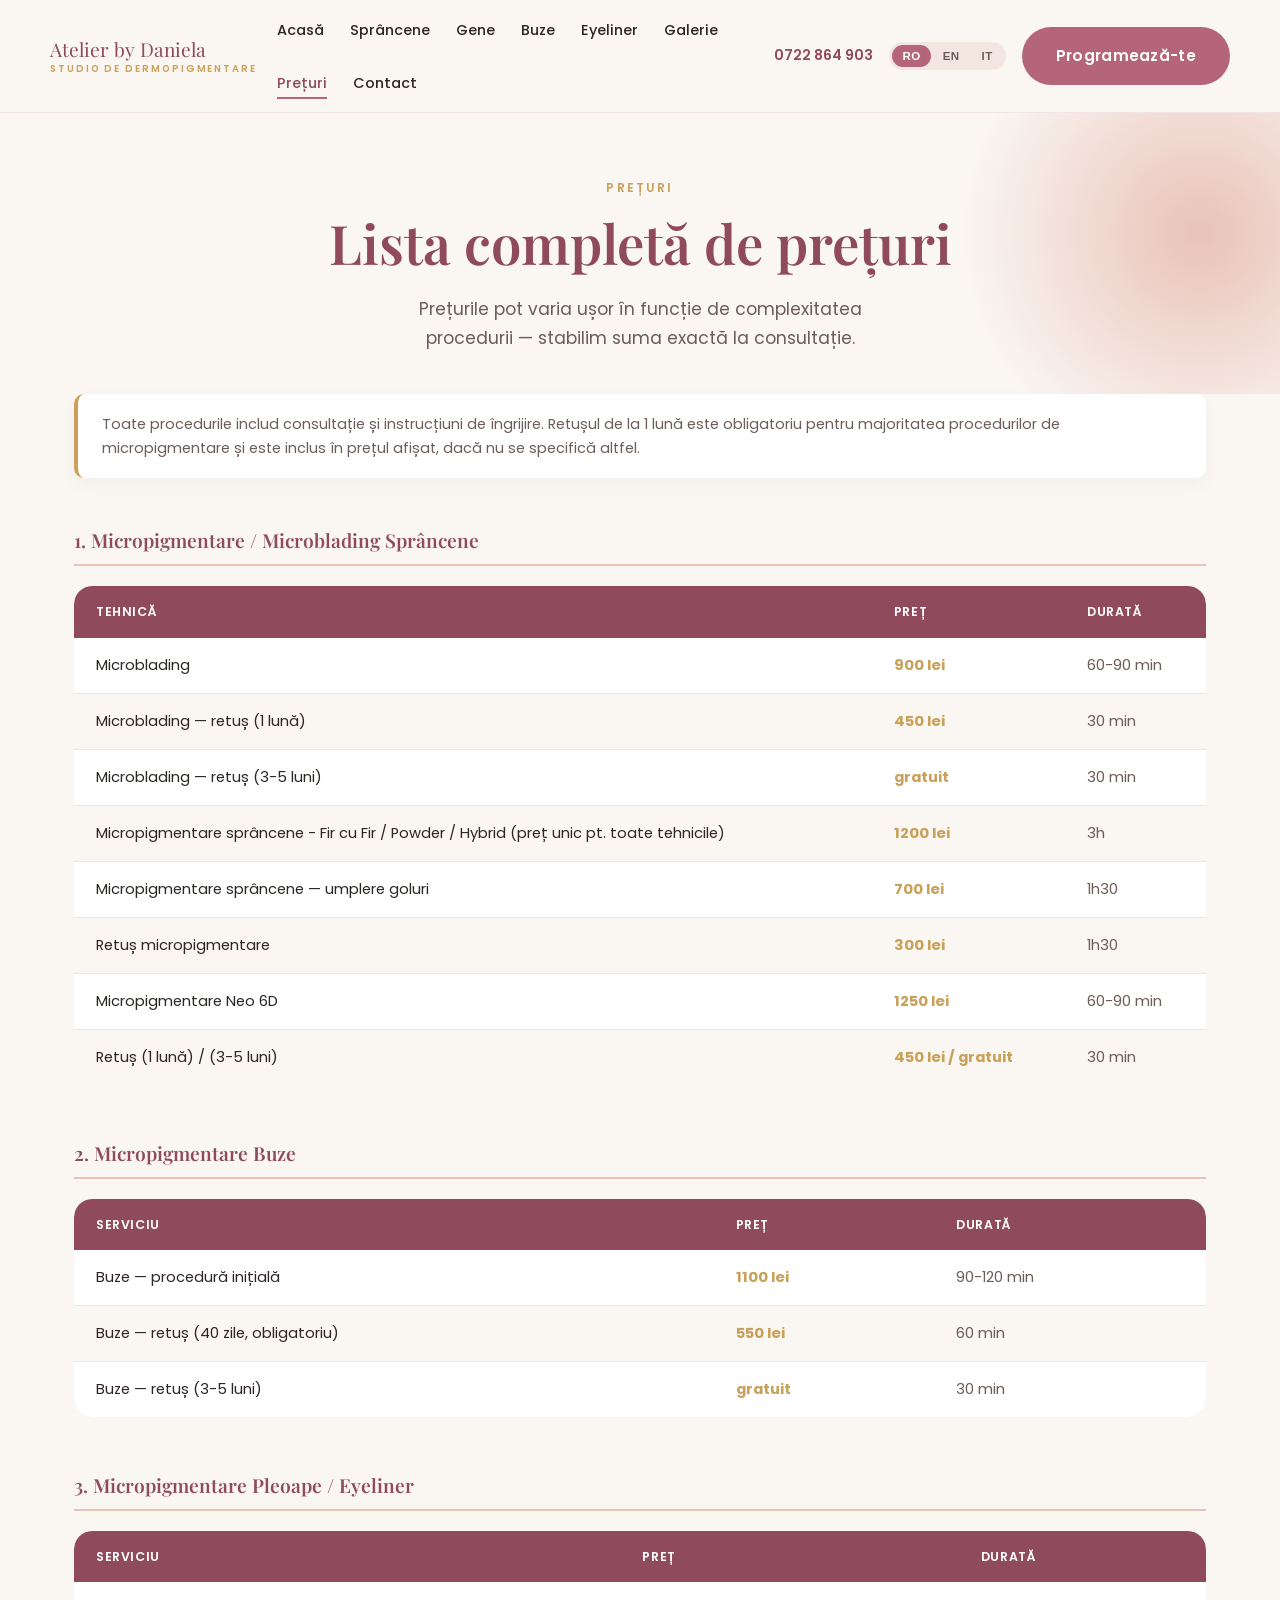
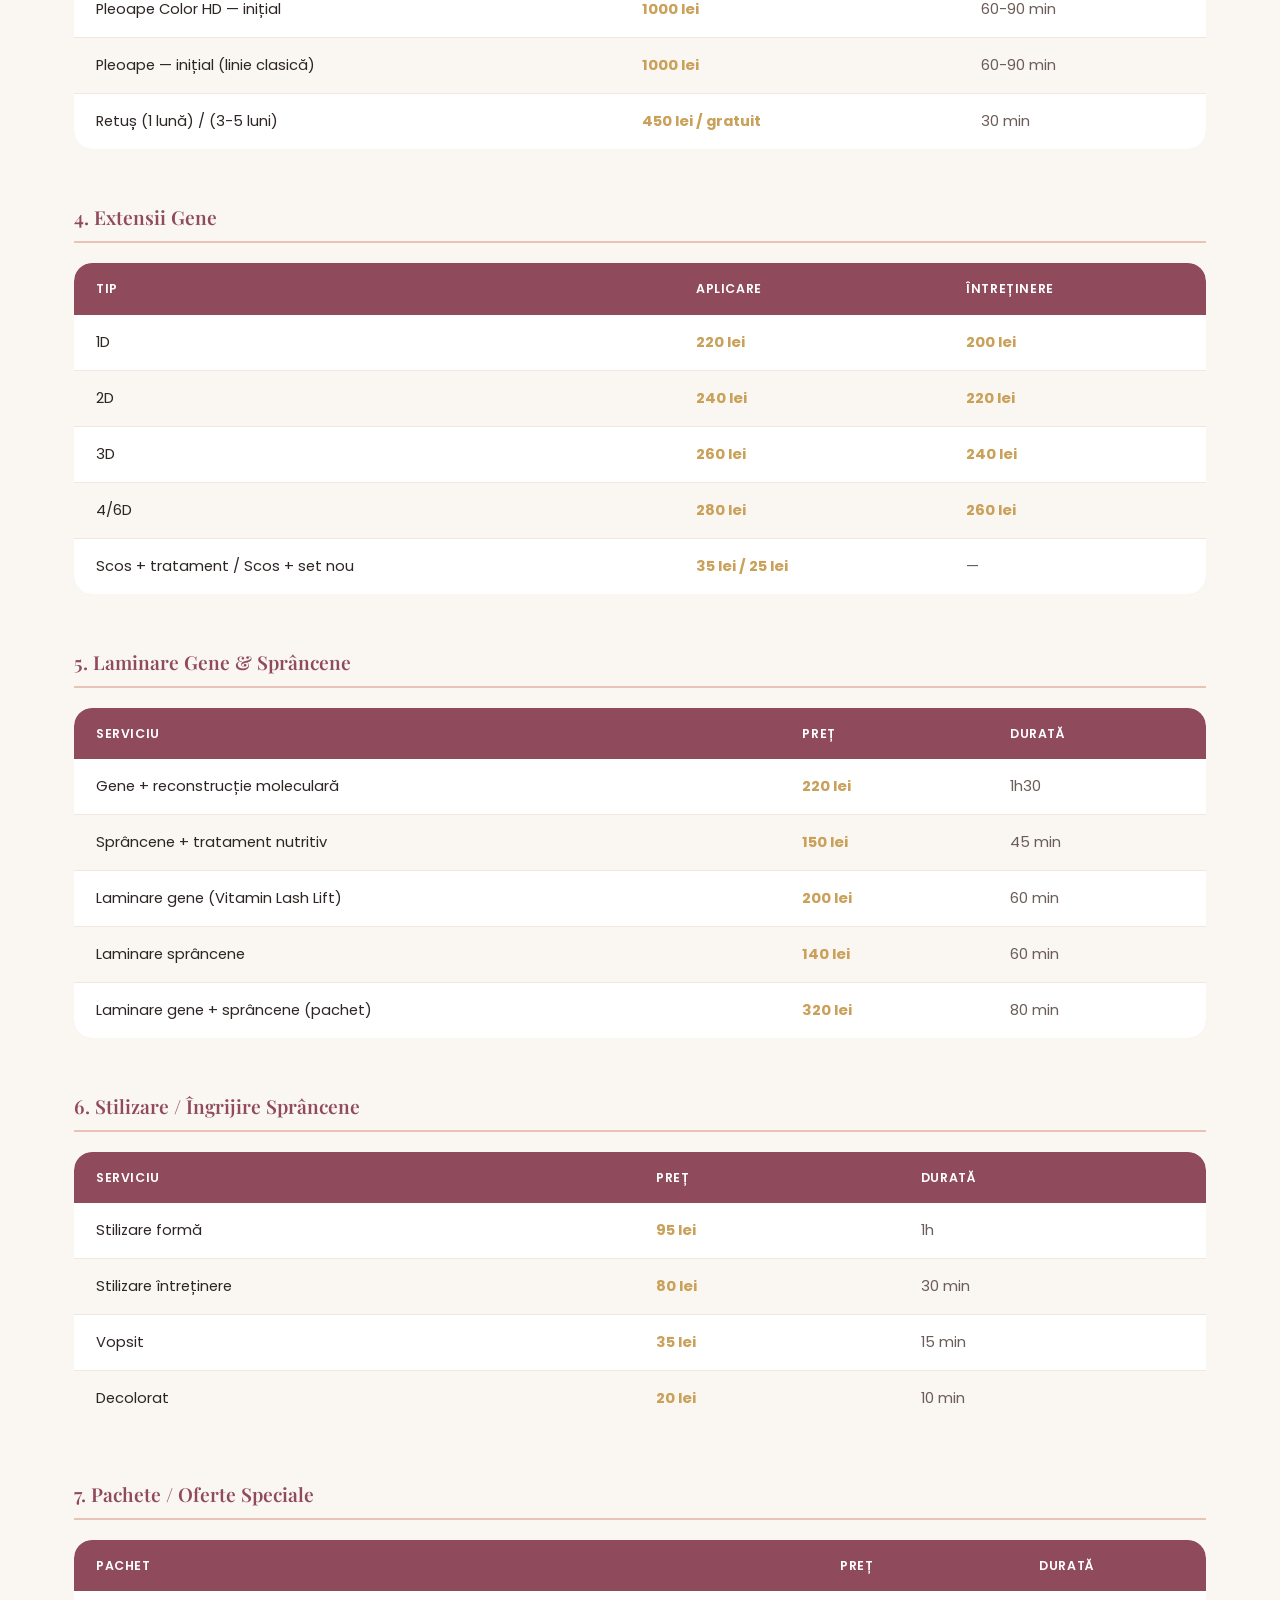
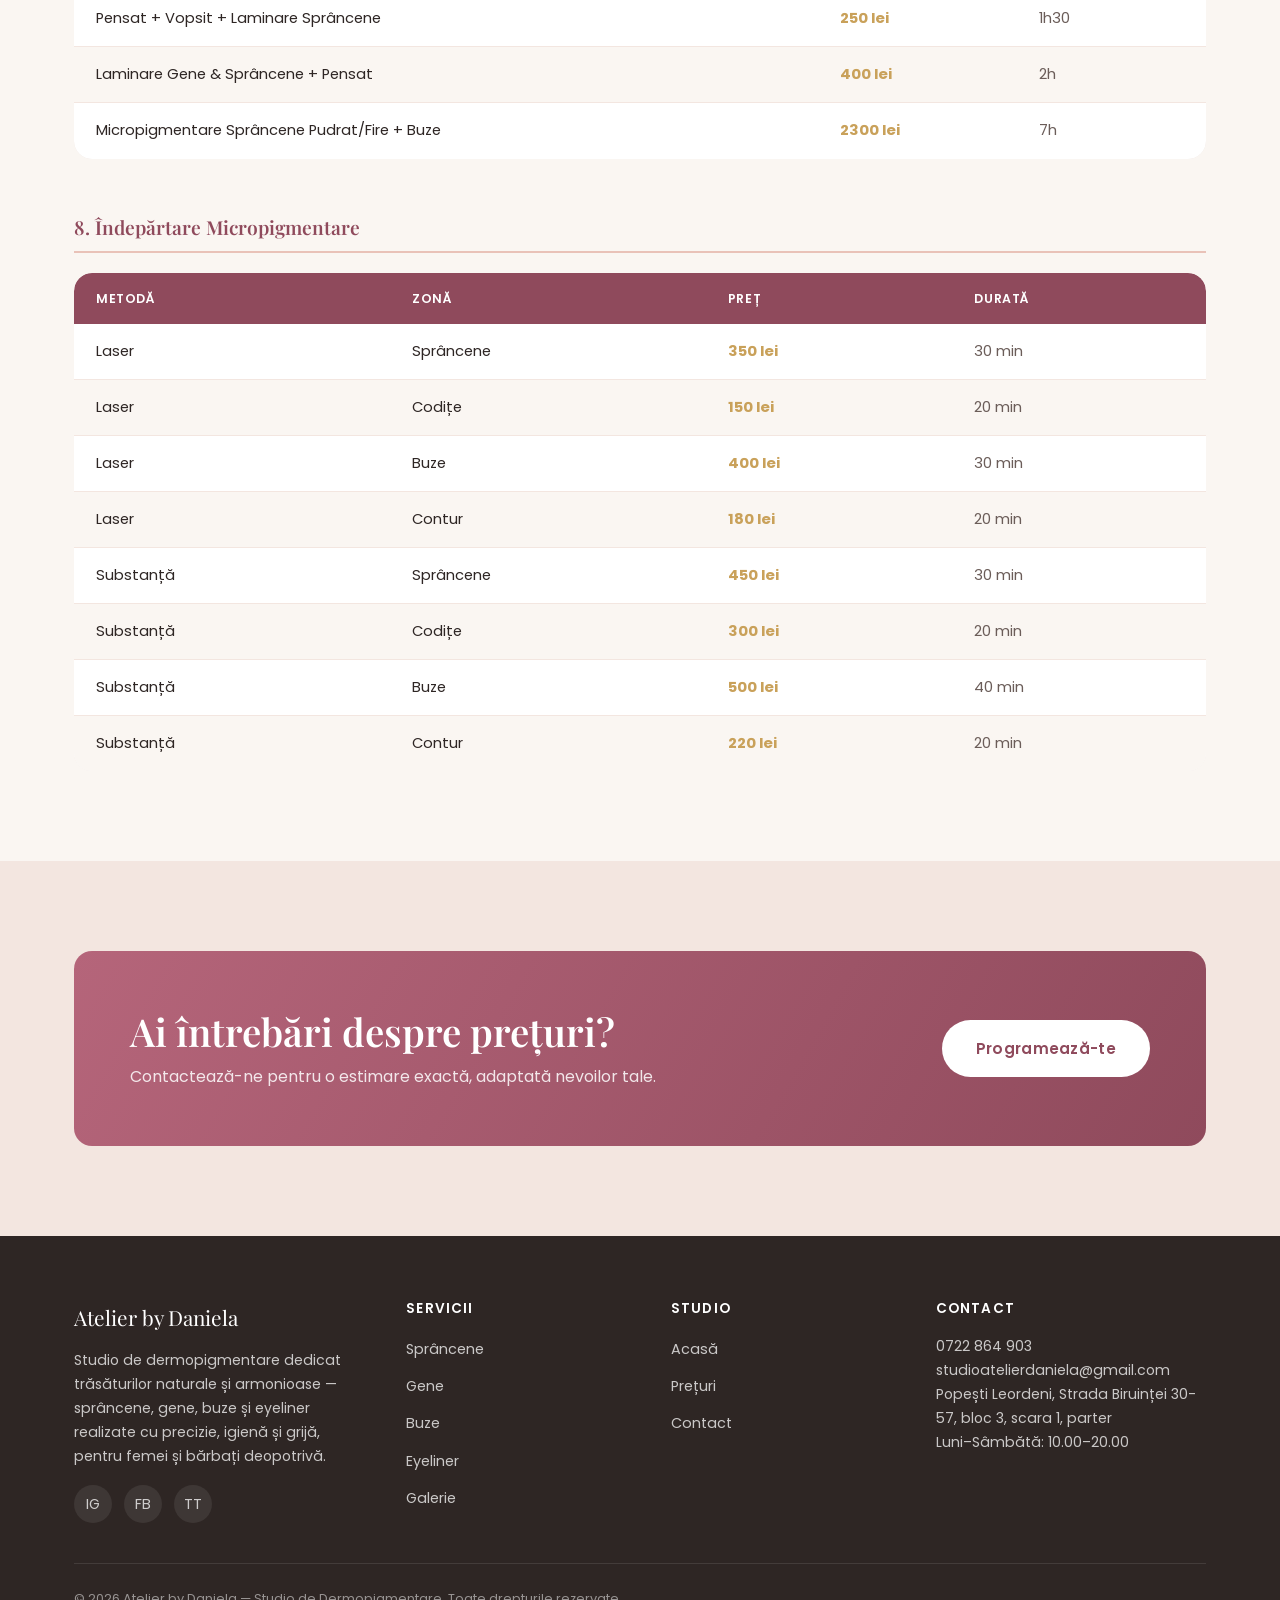
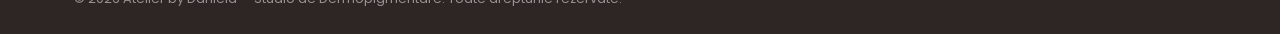
<file: preturi.html>
<!DOCTYPE html>
<html lang="ro">
<head>
<meta charset="UTF-8">
<meta name="viewport" content="width=device-width, initial-scale=1.0">
<title data-i18n-title="meta.preturi_title">Prețuri | Atelier by Daniela — Studio de Dermopigmentare</title>
<meta name="description" data-i18n-content="meta.preturi_description" content="Lista completă de prețuri pentru micropigmentare sprâncene, buze, pleoape, extensii de gene, laminare și îngrijire.">
<link rel="preconnect" href="https://fonts.googleapis.com">
<link href="https://fonts.googleapis.com/css2?family=Playfair+Display:wght@500;600;700&family=Poppins:wght@400;500;600;700&display=swap" rel="stylesheet">
<link rel="stylesheet" href="css/style.css">
</head>
<body>

<header class="site-header">
  <nav class="nav container">
    <a href="index.html" class="logo">Atelier by Daniela<span data-i18n="common.logo_sub">Studio de Dermopigmentare</span></a>
    <ul class="nav-links">
      <li><a href="index.html" data-i18n="nav.home">Acasă</a></li>
      <li><a href="sprancene.html" data-i18n="nav.sprancene">Sprâncene</a></li>
      <li><a href="gene.html" data-i18n="nav.gene">Gene</a></li>
      <li><a href="buze.html" data-i18n="nav.buze">Buze</a></li>
      <li><a href="eyeliner.html" data-i18n="nav.eyeliner">Eyeliner</a></li>
      <li><a href="galerie.html" data-i18n="nav.galerie">Galerie</a></li>
      <li><a href="preturi.html" class="active" data-i18n="nav.preturi">Prețuri</a></li>
      <li><a href="contact.html" data-i18n="nav.contact">Contact</a></li>
    </ul>
    <div class="nav-cta">
      <span class="nav-phone">0722 864 903</span>
      <div class="lang-switch">
        <button class="lang-btn active" data-lang="ro">RO</button>
        <button class="lang-btn" data-lang="en">EN</button>
        <button class="lang-btn" data-lang="it">IT</button>
      </div>
      <a href="contact.html" class="btn btn-primary" data-i18n="nav.cta">Programează-te</a>
    </div>
    <button class="menu-toggle" aria-label="Meniu"><span></span><span></span><span></span></button>
  </nav>
</header>

<section class="hero" style="padding:60px 0 40px;">
  <div class="container" style="display:block; text-align:center;">
    <span class="eyebrow" data-i18n="preturi.hero_eyebrow">Prețuri</span>
    <h1 data-i18n="preturi.hero_title">Lista completă de prețuri</h1>
    <p class="lead" style="margin:18px auto 0;" data-i18n="preturi.hero_lead">Prețurile pot varia ușor în funcție de complexitatea procedurii — stabilim suma exactă la consultație.</p>
  </div>
</section>

<section class="section" style="padding-top:0;">
  <div class="container">
    <div class="price-intro-note" data-i18n="preturi.note">Toate procedurile includ consultație și instrucțiuni de îngrijire. Retușul de la 1 lună este obligatoriu pentru majoritatea procedurilor de micropigmentare și este inclus în prețul afișat, dacă nu se specifică altfel.</div>

    <!-- 1. SPRANCENE -->
    <div class="price-category">
      <h3 data-i18n="preturi.cat1_title">1. Micropigmentare / Microblading Sprâncene</h3>
      <div class="price-table-wrap">
        <table class="price-table">
          <thead><tr><th data-i18n="preturi.col_technique">Tehnică</th><th data-i18n="preturi.col_price">Preț</th><th data-i18n="preturi.col_duration">Durată</th></tr></thead>
          <tbody>
            <tr><td data-i18n="preturi.c1_r1">Microblading</td><td class="price-value">900 lei</td><td class="price-duration">60-90 min</td></tr>
            <tr><td data-i18n="preturi.c1_r6">Microblading — retuș (1 lună)</td><td class="price-value">450 lei</td><td class="price-duration">30 min</td></tr>
            <tr><td data-i18n="preturi.c1_r7">Microblading — retuș (3-5 luni)</td><td class="price-value" data-i18n="preturi.free">gratuit</td><td class="price-duration">30 min</td></tr>
            <tr><td data-i18n="preturi.c1_r2">Micropigmentare sprâncene - Fir cu Fir / Powder / Hybrid (preț unic pt. toate tehnicile)</td><td class="price-value">1200 lei</td><td class="price-duration">3h</td></tr>
            <tr><td data-i18n="preturi.c1_r3">Micropigmentare sprâncene — umplere goluri</td><td class="price-value">700 lei</td><td class="price-duration">1h30</td></tr>
            <tr><td data-i18n="preturi.c1_r4">Retuș micropigmentare</td><td class="price-value">300 lei</td><td class="price-duration">1h30</td></tr>
            <tr><td data-i18n="preturi.c1_r9">Micropigmentare Neo 6D</td><td class="price-value">1250 lei</td><td class="price-duration">60-90 min</td></tr>
            <tr><td data-i18n="preturi.c1_r10">Retuș (1 lună) / (3-5 luni)</td><td class="price-value">450 lei / <span data-i18n="preturi.free">gratuit</span></td><td class="price-duration">30 min</td></tr>
          </tbody>
        </table>
      </div>
    </div>

    <!-- 2. BUZE -->
    <div class="price-category">
      <h3 data-i18n="preturi.cat2_title">2. Micropigmentare Buze</h3>
      <div class="price-table-wrap">
        <table class="price-table">
          <thead><tr><th data-i18n="preturi.col_service">Serviciu</th><th data-i18n="preturi.col_price">Preț</th><th data-i18n="preturi.col_duration">Durată</th></tr></thead>
          <tbody>
            <tr><td data-i18n="preturi.c2_r4">Buze — procedură inițială</td><td class="price-value">1100 lei</td><td class="price-duration">90-120 min</td></tr>
            <tr><td data-i18n="preturi.c2_r5">Buze — retuș (40 zile, obligatoriu)</td><td class="price-value">550 lei</td><td class="price-duration">60 min</td></tr>
            <tr><td data-i18n="preturi.c2_r6">Buze — retuș (3-5 luni)</td><td class="price-value" data-i18n="preturi.free">gratuit</td><td class="price-duration">30 min</td></tr>
          </tbody>
        </table>
      </div>
    </div>

    <!-- 3. PLEOAPE / EYELINER -->
    <div class="price-category">
      <h3 data-i18n="preturi.cat3_title">3. Micropigmentare Pleoape / Eyeliner</h3>
      <div class="price-table-wrap">
        <table class="price-table">
          <thead><tr><th data-i18n="preturi.col_service">Serviciu</th><th data-i18n="preturi.col_price">Preț</th><th data-i18n="preturi.col_duration">Durată</th></tr></thead>
          <tbody>
            <tr><td data-i18n="preturi.c3_r1">Pleoape Color HD — inițial</td><td class="price-value">1000 lei</td><td class="price-duration">60-90 min</td></tr>
            <tr><td data-i18n="preturi.c3_r2">Pleoape — inițial (linie clasică)</td><td class="price-value">1000 lei</td><td class="price-duration">60-90 min</td></tr>
            <tr><td data-i18n="preturi.c3_r3">Retuș (1 lună) / (3-5 luni)</td><td class="price-value">450 lei / <span data-i18n="preturi.free">gratuit</span></td><td class="price-duration">30 min</td></tr>
          </tbody>
        </table>
      </div>
    </div>

    <!-- 4. EXTENSII GENE -->
    <div class="price-category">
      <h3 data-i18n="preturi.cat4_title">4. Extensii Gene</h3>
      <div class="price-table-wrap">
        <table class="price-table">
          <thead><tr><th data-i18n="preturi.col_type">Tip</th><th data-i18n="preturi.col_apply">Aplicare</th><th data-i18n="preturi.col_maintain">Întreținere</th></tr></thead>
          <tbody>
            <tr><td>1D</td><td class="price-value">220 lei</td><td class="price-value">200 lei</td></tr>
            <tr><td>2D</td><td class="price-value">240 lei</td><td class="price-value">220 lei</td></tr>
            <tr><td>3D</td><td class="price-value">260 lei</td><td class="price-value">240 lei</td></tr>
            <tr><td>4/6D</td><td class="price-value">280 lei</td><td class="price-value">260 lei</td></tr>
            <tr><td data-i18n="preturi.c4_r5">Scos + tratament / Scos + set nou</td><td class="price-value">35 lei / 25 lei</td><td class="price-duration">—</td></tr>
          </tbody>
        </table>
      </div>
    </div>

    <!-- 5. LAMINARE -->
    <div class="price-category">
      <h3 data-i18n="preturi.cat5_title">5. Laminare Gene &amp; Sprâncene</h3>
      <div class="price-table-wrap">
        <table class="price-table">
          <thead><tr><th data-i18n="preturi.col_service">Serviciu</th><th data-i18n="preturi.col_price">Preț</th><th data-i18n="preturi.col_duration">Durată</th></tr></thead>
          <tbody>
            <tr><td data-i18n="preturi.c5_r1">Gene + reconstrucție moleculară</td><td class="price-value">220 lei</td><td class="price-duration">1h30</td></tr>
            <tr><td data-i18n="preturi.c5_r2">Sprâncene + tratament nutritiv</td><td class="price-value">150 lei</td><td class="price-duration">45 min</td></tr>
            <tr><td data-i18n="preturi.c5_r3">Laminare gene (Vitamin Lash Lift)</td><td class="price-value">200 lei</td><td class="price-duration">60 min</td></tr>
            <tr><td data-i18n="preturi.c5_r4">Laminare sprâncene</td><td class="price-value">140 lei</td><td class="price-duration">60 min</td></tr>
            <tr><td data-i18n="preturi.c5_r5">Laminare gene + sprâncene (pachet)</td><td class="price-value">320 lei</td><td class="price-duration">80 min</td></tr>
          </tbody>
        </table>
      </div>
    </div>

    <!-- 6. STILIZARE -->
    <div class="price-category">
      <h3 data-i18n="preturi.cat6_title">6. Stilizare / Îngrijire Sprâncene</h3>
      <div class="price-table-wrap">
        <table class="price-table">
          <thead><tr><th data-i18n="preturi.col_service">Serviciu</th><th data-i18n="preturi.col_price">Preț</th><th data-i18n="preturi.col_duration">Durată</th></tr></thead>
          <tbody>
            <tr><td data-i18n="preturi.c6_r1">Stilizare formă</td><td class="price-value">95 lei</td><td class="price-duration">1h</td></tr>
            <tr><td data-i18n="preturi.c6_r2">Stilizare întreținere</td><td class="price-value">80 lei</td><td class="price-duration">30 min</td></tr>
            <tr><td data-i18n="preturi.c6_r3">Vopsit</td><td class="price-value">35 lei</td><td class="price-duration">15 min</td></tr>
            <tr><td data-i18n="preturi.c6_r4">Decolorat</td><td class="price-value">20 lei</td><td class="price-duration">10 min</td></tr>
          </tbody>
        </table>
      </div>
    </div>

    <!-- 7. PACHETE -->
    <div class="price-category">
      <h3 data-i18n="preturi.cat7_title">7. Pachete / Oferte Speciale</h3>
      <div class="price-table-wrap">
        <table class="price-table">
          <thead><tr><th data-i18n="preturi.col_package">Pachet</th><th data-i18n="preturi.col_price">Preț</th><th data-i18n="preturi.col_duration">Durată</th></tr></thead>
          <tbody>
            <tr><td data-i18n="preturi.c7_r1">Pensat + Vopsit + Laminare Sprâncene</td><td class="price-value">250 lei</td><td class="price-duration">1h30</td></tr>
            <tr><td data-i18n="preturi.c7_r2">Laminare Gene &amp; Sprâncene + Pensat</td><td class="price-value">400 lei</td><td class="price-duration">2h</td></tr>
            <tr><td data-i18n="preturi.c7_r3">Micropigmentare Sprâncene Pudrat/Fire + Buze</td><td class="price-value">2300 lei</td><td class="price-duration">7h</td></tr>
          </tbody>
        </table>
      </div>
    </div>

    <!-- 8. INDEPARTARE -->
    <div class="price-category">
      <h3 data-i18n="preturi.cat8_title">8. Îndepărtare Micropigmentare</h3>
      <div class="price-table-wrap">
        <table class="price-table">
          <thead><tr><th data-i18n="preturi.col_method">Metodă</th><th data-i18n="preturi.col_zone">Zonă</th><th data-i18n="preturi.col_price">Preț</th><th data-i18n="preturi.col_duration">Durată</th></tr></thead>
          <tbody>
            <tr><td data-i18n="preturi.c8_laser">Laser</td><td data-i18n="preturi.c8_z1">Sprâncene</td><td class="price-value">350 lei</td><td class="price-duration">30 min</td></tr>
            <tr><td data-i18n="preturi.c8_laser">Laser</td><td data-i18n="preturi.c8_z2">Codițe</td><td class="price-value">150 lei</td><td class="price-duration">20 min</td></tr>
            <tr><td data-i18n="preturi.c8_laser">Laser</td><td data-i18n="preturi.c8_z3">Buze</td><td class="price-value">400 lei</td><td class="price-duration">30 min</td></tr>
            <tr><td data-i18n="preturi.c8_laser">Laser</td><td data-i18n="preturi.c8_z4">Contur</td><td class="price-value">180 lei</td><td class="price-duration">20 min</td></tr>
            <tr><td data-i18n="preturi.c8_substanta">Substanță</td><td data-i18n="preturi.c8_z1">Sprâncene</td><td class="price-value">450 lei</td><td class="price-duration">30 min</td></tr>
            <tr><td data-i18n="preturi.c8_substanta">Substanță</td><td data-i18n="preturi.c8_z2">Codițe</td><td class="price-value">300 lei</td><td class="price-duration">20 min</td></tr>
            <tr><td data-i18n="preturi.c8_substanta">Substanță</td><td data-i18n="preturi.c8_z3">Buze</td><td class="price-value">500 lei</td><td class="price-duration">40 min</td></tr>
            <tr><td data-i18n="preturi.c8_substanta">Substanță</td><td data-i18n="preturi.c8_z4">Contur</td><td class="price-value">220 lei</td><td class="price-duration">20 min</td></tr>
          </tbody>
        </table>
      </div>
    </div>

  </div>
</section>

<section class="section section-alt">
  <div class="container">
    <div class="cta-band">
      <div>
        <h2 data-i18n="preturi.cta_title">Ai întrebări despre prețuri?</h2>
        <p data-i18n="preturi.cta_lead">Contactează-ne pentru o estimare exactă, adaptată nevoilor tale.</p>
      </div>
      <a href="contact.html" class="btn btn-light" data-i18n="nav.cta">Programează-te</a>
    </div>
  </div>
</section>

<footer class="site-footer">
  <div class="container">
    <div class="footer-grid">
      <div>
        <div class="footer-logo">Atelier by Daniela</div>
        <p data-i18n="common.footer_desc">Studio de dermopigmentare dedicat trăsăturilor naturale și armonioase — sprâncene, gene, buze și eyeliner realizate cu precizie, igienă și grijă, pentru femei și bărbați deopotrivă.</p>
        <div class="footer-social">
          <a href="#" aria-label="Instagram">IG</a>
          <a href="#" aria-label="Facebook">FB</a>
          <a href="#" aria-label="TikTok">TT</a>
        </div>
      </div>
      <div>
        <h4 data-i18n="common.footer_services_title">Servicii</h4>
        <ul>
          <li><a href="sprancene.html" data-i18n="nav.sprancene">Sprâncene</a></li>
          <li><a href="gene.html" data-i18n="nav.gene">Gene</a></li>
          <li><a href="buze.html" data-i18n="nav.buze">Buze</a></li>
          <li><a href="eyeliner.html" data-i18n="nav.eyeliner">Eyeliner</a></li>
          <li><a href="galerie.html" data-i18n="nav.galerie">Galerie</a></li>
        </ul>
      </div>
      <div>
        <h4 data-i18n="common.footer_studio_title">Studio</h4>
        <ul>
          <li><a href="index.html" data-i18n="nav.home">Acasă</a></li>
          <li><a href="preturi.html" data-i18n="nav.preturi">Prețuri</a></li>
          <li><a href="contact.html" data-i18n="nav.contact">Contact</a></li>
        </ul>
      </div>
      <div>
        <h4 data-i18n="common.footer_contact_title">Contact</h4>
        <p>0722 864 903<br>studioatelierdaniela@gmail.com<br>Popești Leordeni, Strada Biruinței 30-57, bloc 3, scara 1, parter<br><span data-i18n="common.footer_schedule">Luni–Sâmbătă: 10.00–20.00</span></p>
      </div>
    </div>
    <div class="footer-bottom">
      <span data-i18n="common.footer_rights">© 2026 Atelier by Daniela — Studio de Dermopigmentare. Toate drepturile rezervate.</span>
    </div>
  </div>
</footer>

<script src="js/i18n-data.js"></script>
<script src="js/i18n.js"></script>
<script src="js/script.js"></script>
</body>
</html>
</file>
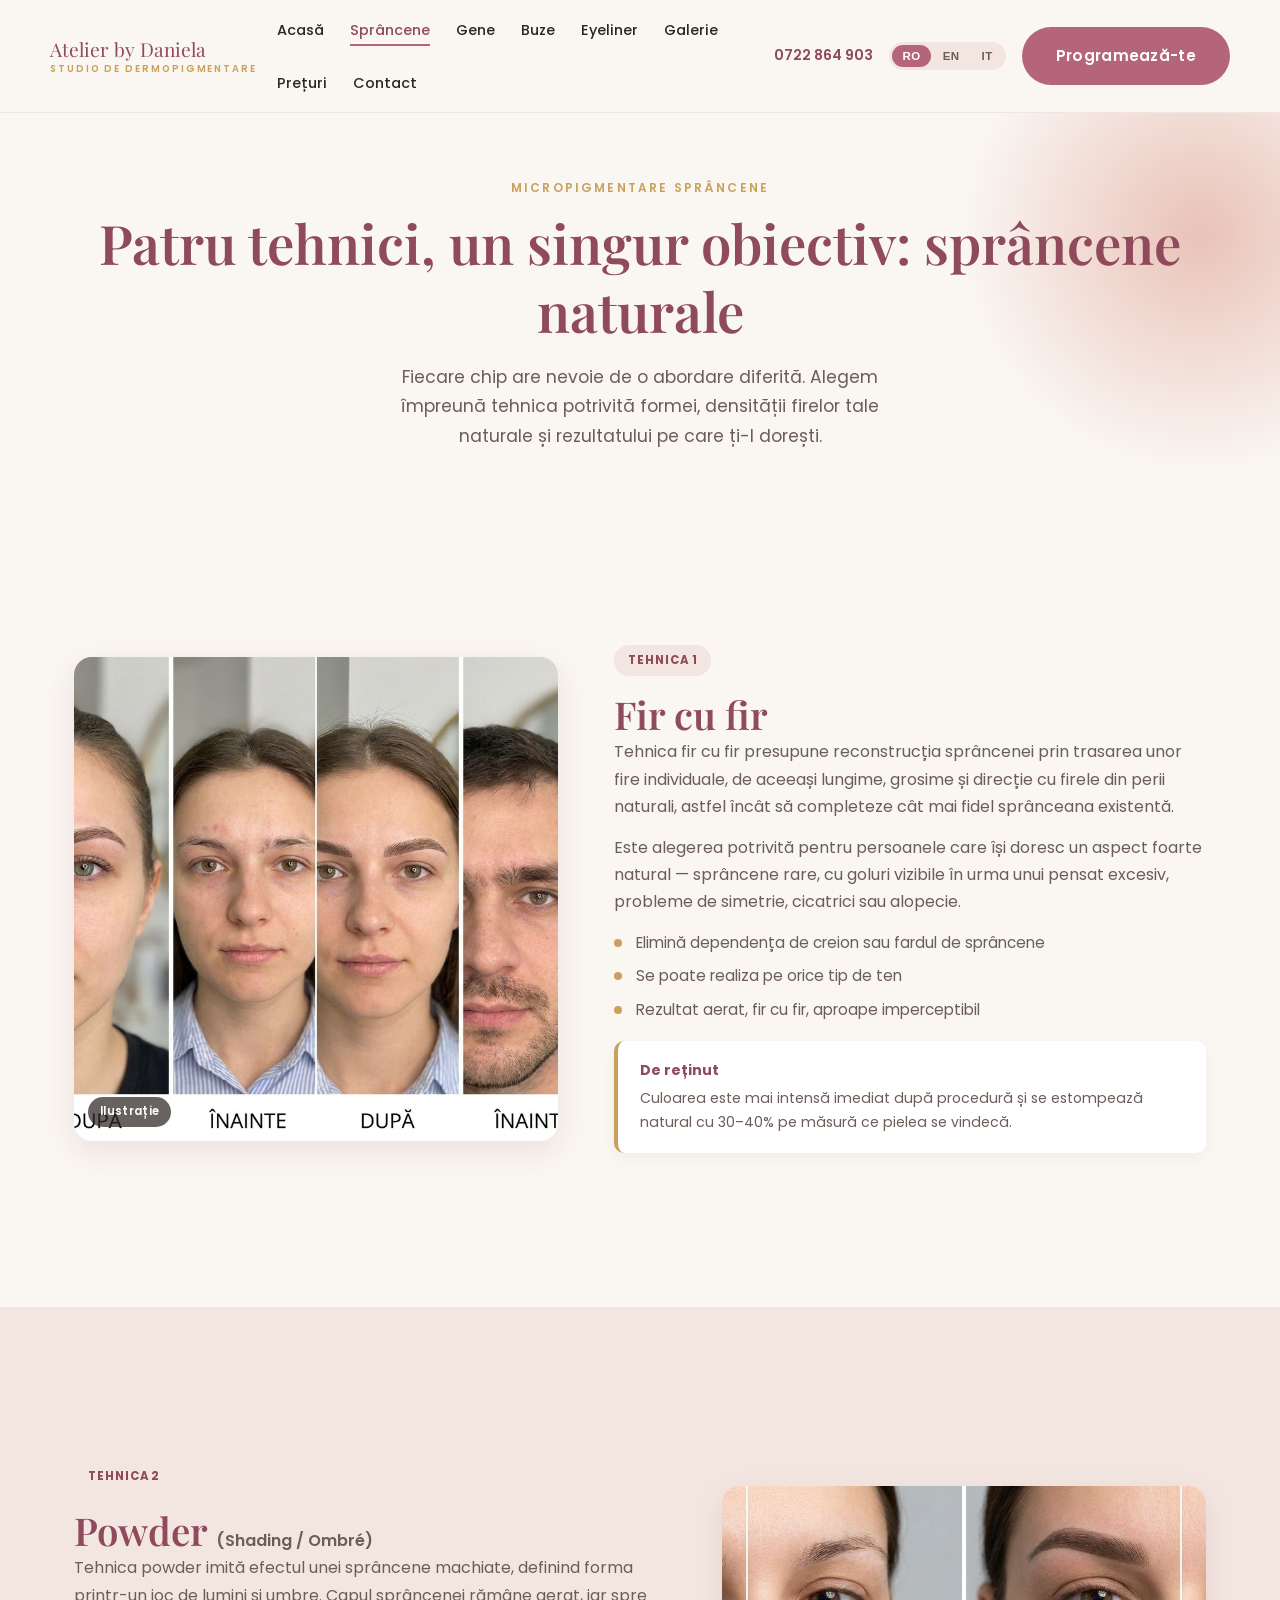
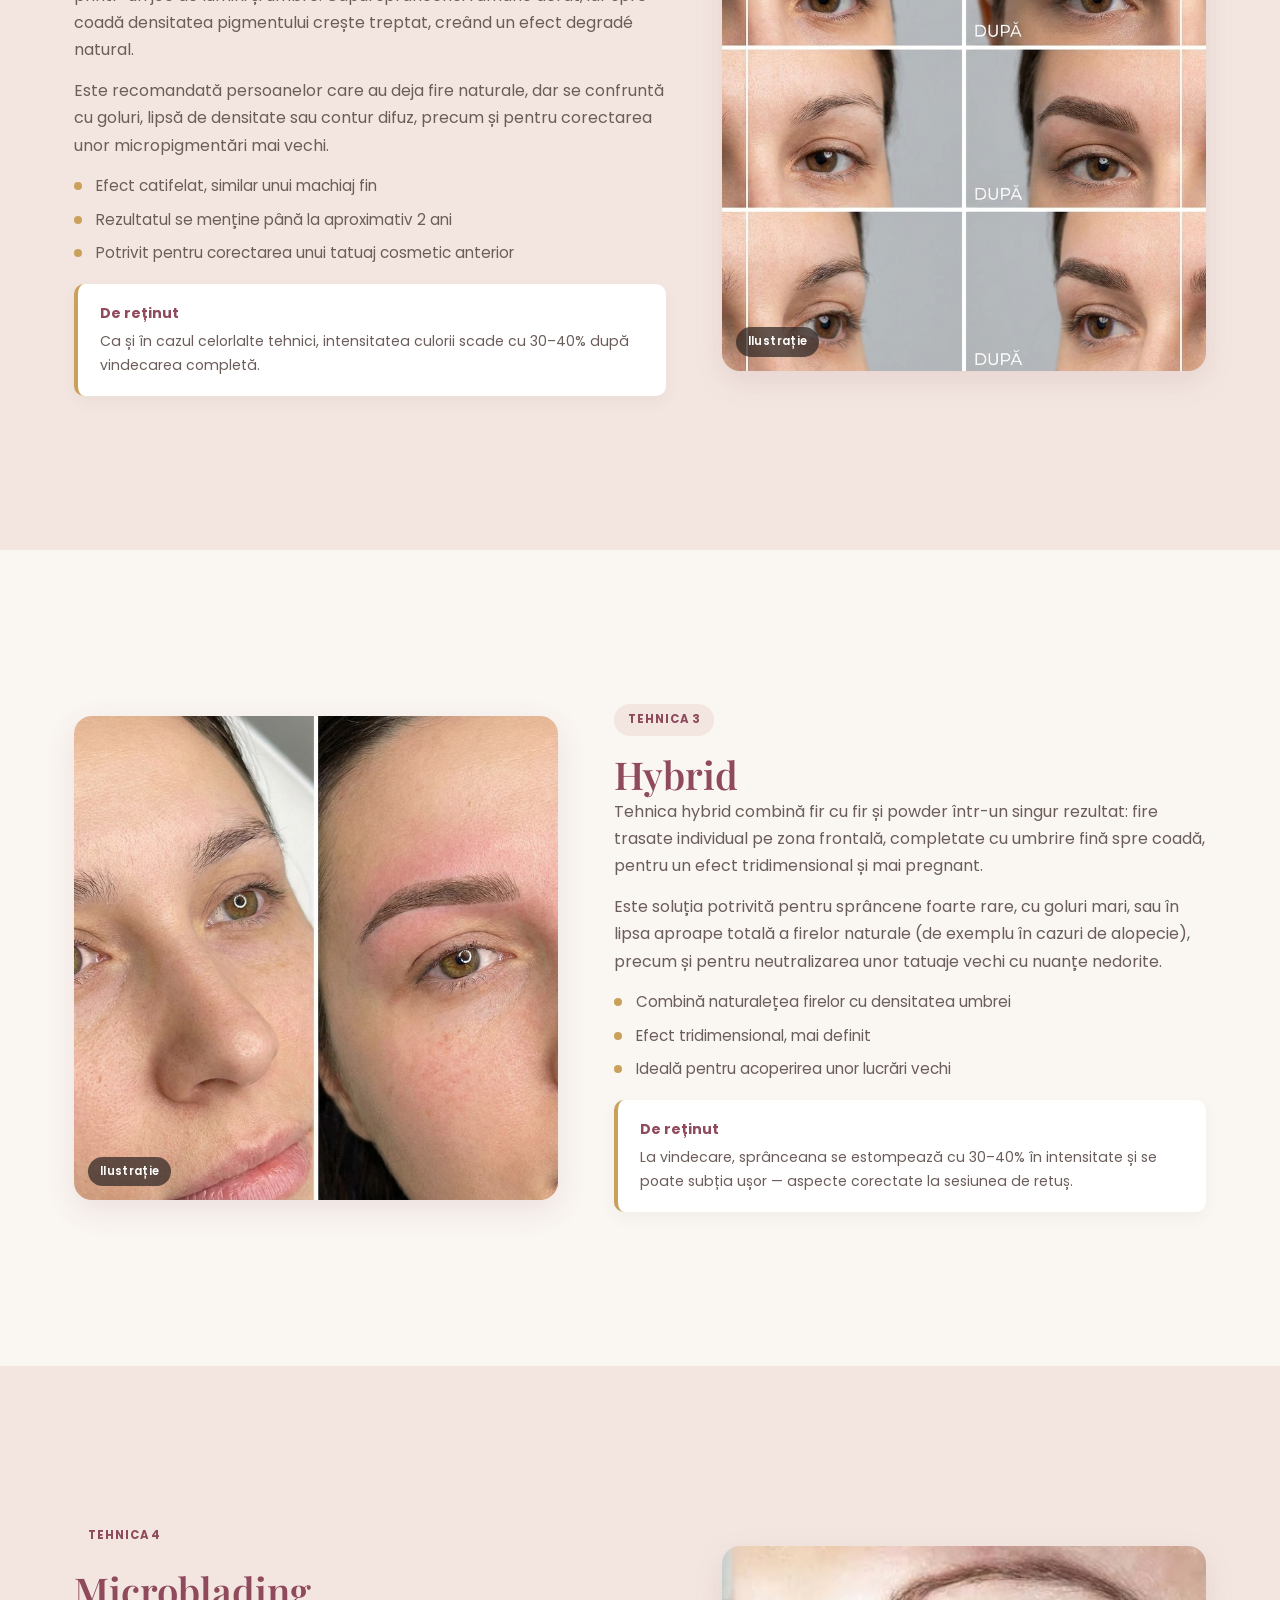
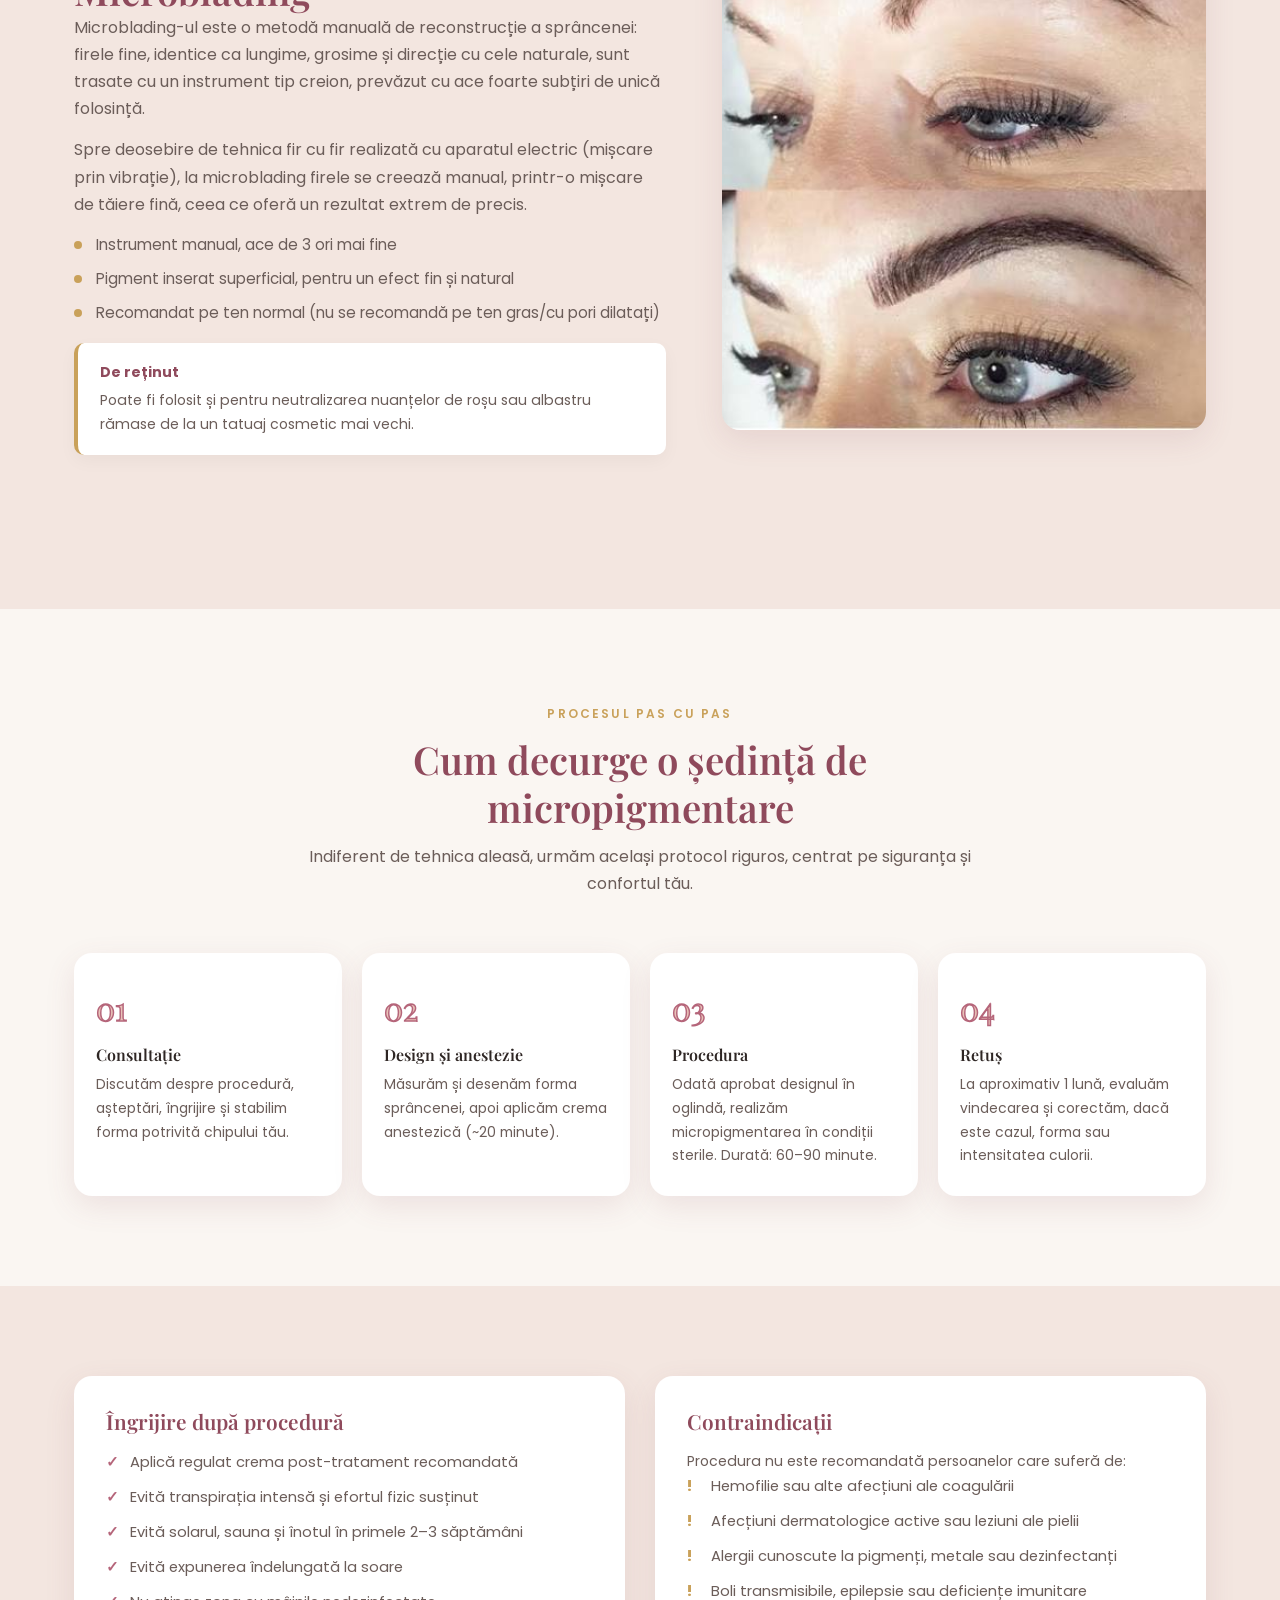
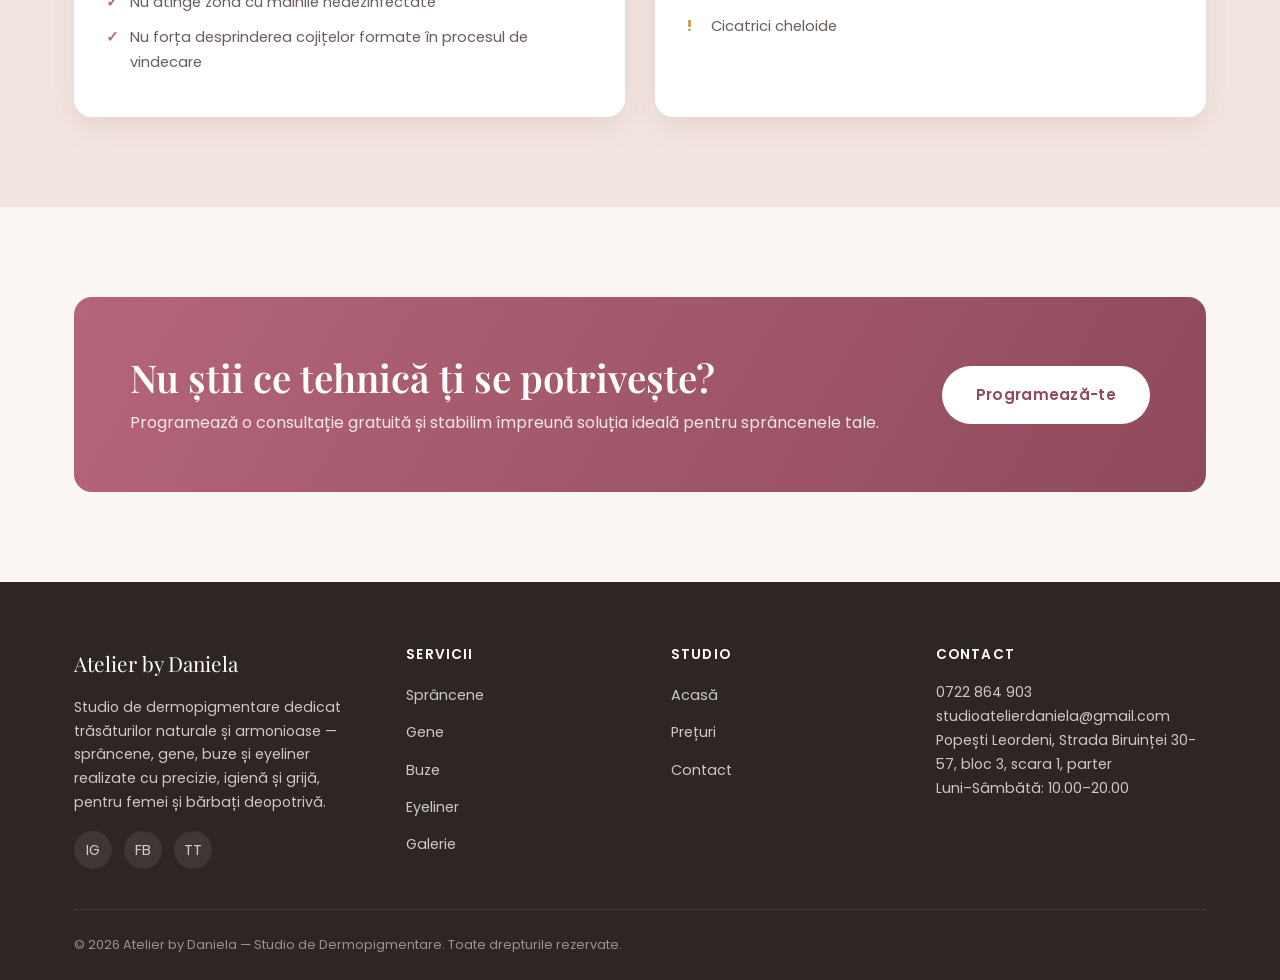
<file: sprancene.html>
<!DOCTYPE html>
<html lang="ro">
<head>
<meta charset="UTF-8">
<meta name="viewport" content="width=device-width, initial-scale=1.0">
<title data-i18n-title="meta.sprancene_title">Micropigmentare Sprâncene — Fir cu fir, Powder, Hybrid, Microblading | Atelier by Daniela</title>
<meta name="description" data-i18n-content="meta.sprancene_description" content="Descoperă cele 4 tehnici de micropigmentare a sprâncenelor: fir cu fir, powder, hybrid și microblading. Etape, îngrijire și contraindicații.">
<link rel="preconnect" href="https://fonts.googleapis.com">
<link href="https://fonts.googleapis.com/css2?family=Playfair+Display:wght@500;600;700&family=Poppins:wght@400;500;600;700&display=swap" rel="stylesheet">
<link rel="stylesheet" href="css/style.css">
</head>
<body>

<header class="site-header">
  <nav class="nav container">
    <a href="index.html" class="logo">Atelier by Daniela<span data-i18n="common.logo_sub">Studio de Dermopigmentare</span></a>
    <ul class="nav-links">
      <li><a href="index.html" data-i18n="nav.home">Acasă</a></li>
      <li><a href="sprancene.html" class="active" data-i18n="nav.sprancene">Sprâncene</a></li>
      <li><a href="gene.html" data-i18n="nav.gene">Gene</a></li>
      <li><a href="buze.html" data-i18n="nav.buze">Buze</a></li>
      <li><a href="eyeliner.html" data-i18n="nav.eyeliner">Eyeliner</a></li>
      <li><a href="galerie.html" data-i18n="nav.galerie">Galerie</a></li>
      <li><a href="preturi.html" data-i18n="nav.preturi">Prețuri</a></li>
      <li><a href="contact.html" data-i18n="nav.contact">Contact</a></li>
    </ul>
    <div class="nav-cta">
      <span class="nav-phone">0722 864 903</span>
      <div class="lang-switch">
        <button class="lang-btn active" data-lang="ro">RO</button>
        <button class="lang-btn" data-lang="en">EN</button>
        <button class="lang-btn" data-lang="it">IT</button>
      </div>
      <a href="contact.html" class="btn btn-primary" data-i18n="nav.cta">Programează-te</a>
    </div>
    <button class="menu-toggle" aria-label="Meniu"><span></span><span></span><span></span></button>
  </nav>
</header>

<section class="hero" style="padding:60px 0 40px;">
  <div class="container" style="display:block; text-align:center;">
    <span class="eyebrow" data-i18n="sprancene.hero_eyebrow">Micropigmentare sprâncene</span>
    <h1 data-i18n="sprancene.hero_title">Patru tehnici, un singur obiectiv: sprâncene naturale</h1>
    <p class="lead" style="margin:18px auto 0;" data-i18n="sprancene.hero_lead">Fiecare chip are nevoie de o abordare diferită. Alegem împreună tehnica potrivită formei, densității firelor tale naturale și rezultatului pe care ți-l dorești.</p>
  </div>
</section>

<!-- TEHNICA 1: FIR CU FIR -->
<section class="section" id="fir-cu-fir">
  <div class="container">
    <div class="technique">
      <div class="technique-visual"><img class="photo" src="img/sprancene-tehnici/fir-cu-fir.png" alt="Ilustrație tehnică fir cu fir (imagine ilustrativă, nu fotografie reală)"><span class="photo-label" data-i18n="common.illustration_label">Ilustrație</span></div>
      <div>
        <span class="technique-tag" data-i18n="sprancene.t1_label">Tehnica 1</span>
        <h2 data-i18n="sprancene.t1_title">Fir cu fir</h2>
        <p data-i18n="sprancene.t1_p1">Tehnica fir cu fir presupune reconstrucția sprâncenei prin trasarea unor fire individuale, de aceeași lungime, grosime și direcție cu firele din perii naturali, astfel încât să completeze cât mai fidel sprânceana existentă.</p>
        <p data-i18n="sprancene.t1_p2">Este alegerea potrivită pentru persoanele care își doresc un aspect foarte natural — sprâncene rare, cu goluri vizibile în urma unui pensat excesiv, probleme de simetrie, cicatrici sau alopecie.</p>
        <ul>
          <li data-i18n="sprancene.t1_li1">Elimină dependența de creion sau fardul de sprâncene</li>
          <li data-i18n="sprancene.t1_li2">Se poate realiza pe orice tip de ten</li>
          <li data-i18n="sprancene.t1_li3">Rezultat aerat, fir cu fir, aproape imperceptibil</li>
        </ul>
        <div class="info-box"><strong data-i18n="sprancene.note_label">De reținut</strong><span data-i18n="sprancene.t1_note">Culoarea este mai intensă imediat după procedură și se estompează natural cu 30–40% pe măsură ce pielea se vindecă.</span></div>
      </div>
    </div>
  </div>
</section>

<!-- TEHNICA 2: POWDER -->
<section class="section section-alt" id="powder">
  <div class="container">
    <div class="technique reverse">
      <div class="technique-visual"><img class="photo" src="img/sprancene-tehnici/powder.png" alt="Ilustrație tehnică powder (imagine ilustrativă, nu fotografie reală)"><span class="photo-label" data-i18n="common.illustration_label">Ilustrație</span></div>
      <div>
        <span class="technique-tag" data-i18n="sprancene.t2_label">Tehnica 2</span>
        <h2>Powder <span style="font-size:1rem; color:var(--color-text-soft); font-family:var(--font-body);" data-i18n="sprancene.t2_subtitle">(Shading / Ombré)</span></h2>
        <p data-i18n="sprancene.t2_p1">Tehnica powder imită efectul unei sprâncene machiate, definind forma printr-un joc de lumini și umbre. Capul sprâncenei rămâne aerat, iar spre coadă densitatea pigmentului crește treptat, creând un efect degradé natural.</p>
        <p data-i18n="sprancene.t2_p2">Este recomandată persoanelor care au deja fire naturale, dar se confruntă cu goluri, lipsă de densitate sau contur difuz, precum și pentru corectarea unor micropigmentări mai vechi.</p>
        <ul>
          <li data-i18n="sprancene.t2_li1">Efect catifelat, similar unui machiaj fin</li>
          <li data-i18n="sprancene.t2_li2">Rezultatul se menține până la aproximativ 2 ani</li>
          <li data-i18n="sprancene.t2_li3">Potrivit pentru corectarea unui tatuaj cosmetic anterior</li>
        </ul>
        <div class="info-box"><strong data-i18n="sprancene.note_label">De reținut</strong><span data-i18n="sprancene.t2_note">Ca și în cazul celorlalte tehnici, intensitatea culorii scade cu 30–40% după vindecarea completă.</span></div>
      </div>
    </div>
  </div>
</section>

<!-- TEHNICA 3: HYBRID -->
<section class="section" id="hybrid">
  <div class="container">
    <div class="technique">
      <div class="technique-visual"><img class="photo" src="img/sprancene-tehnici/hybrid.png" alt="Ilustrație tehnică hybrid (imagine ilustrativă, nu fotografie reală)"><span class="photo-label" data-i18n="common.illustration_label">Ilustrație</span></div>
      <div>
        <span class="technique-tag" data-i18n="sprancene.t3_label">Tehnica 3</span>
        <h2 data-i18n="sprancene.t3_title">Hybrid</h2>
        <p data-i18n="sprancene.t3_p1">Tehnica hybrid combină fir cu fir și powder într-un singur rezultat: fire trasate individual pe zona frontală, completate cu umbrire fină spre coadă, pentru un efect tridimensional și mai pregnant.</p>
        <p data-i18n="sprancene.t3_p2">Este soluția potrivită pentru sprâncene foarte rare, cu goluri mari, sau în lipsa aproape totală a firelor naturale (de exemplu în cazuri de alopecie), precum și pentru neutralizarea unor tatuaje vechi cu nuanțe nedorite.</p>
        <ul>
          <li data-i18n="sprancene.t3_li1">Combină naturalețea firelor cu densitatea umbrei</li>
          <li data-i18n="sprancene.t3_li2">Efect tridimensional, mai definit</li>
          <li data-i18n="sprancene.t3_li3">Ideală pentru acoperirea unor lucrări vechi</li>
        </ul>
        <div class="info-box"><strong data-i18n="sprancene.note_label">De reținut</strong><span data-i18n="sprancene.t3_note">La vindecare, sprânceana se estompează cu 30–40% în intensitate și se poate subția ușor — aspecte corectate la sesiunea de retuș.</span></div>
      </div>
    </div>
  </div>
</section>

<!-- TEHNICA 4: MICROBLADING -->
<section class="section section-alt" id="microblading">
  <div class="container">
    <div class="technique reverse">
      <div class="technique-visual"><img class="photo" src="img/sprancene-tehnici/microblading.jpg" alt="Microblading, rezultat real"></div>
      <div>
        <span class="technique-tag" data-i18n="sprancene.t4_label">Tehnica 4</span>
        <h2 data-i18n="sprancene.t4_title">Microblading</h2>
        <p data-i18n="sprancene.t4_p1">Microblading-ul este o metodă manuală de reconstrucție a sprâncenei: firele fine, identice ca lungime, grosime și direcție cu cele naturale, sunt trasate cu un instrument tip creion, prevăzut cu ace foarte subțiri de unică folosință.</p>
        <p data-i18n="sprancene.t4_p2">Spre deosebire de tehnica fir cu fir realizată cu aparatul electric (mișcare prin vibrație), la microblading firele se creează manual, printr-o mișcare de tăiere fină, ceea ce oferă un rezultat extrem de precis.</p>
        <ul>
          <li data-i18n="sprancene.t4_li1">Instrument manual, ace de 3 ori mai fine</li>
          <li data-i18n="sprancene.t4_li2">Pigment inserat superficial, pentru un efect fin și natural</li>
          <li data-i18n="sprancene.t4_li3">Recomandat pe ten normal (nu se recomandă pe ten gras/cu pori dilatați)</li>
        </ul>
        <div class="info-box"><strong data-i18n="sprancene.note_label">De reținut</strong><span data-i18n="sprancene.t4_note">Poate fi folosit și pentru neutralizarea nuanțelor de roșu sau albastru rămase de la un tatuaj cosmetic mai vechi.</span></div>
      </div>
    </div>
  </div>
</section>

<!-- ETAPE -->
<section class="section" id="etape">
  <div class="container">
    <div class="section-head">
      <span class="eyebrow" data-i18n="sprancene.steps_eyebrow">Procesul pas cu pas</span>
      <h2 data-i18n="sprancene.steps_title">Cum decurge o ședință de micropigmentare</h2>
      <p data-i18n="sprancene.steps_lead">Indiferent de tehnica aleasă, urmăm același protocol riguros, centrat pe siguranța și confortul tău.</p>
    </div>
    <div class="steps">
      <div class="step">
        <div class="step-num">01</div>
        <h4 data-i18n="sprancene.step1_title">Consultație</h4>
        <p data-i18n="sprancene.step1_desc">Discutăm despre procedură, așteptări, îngrijire și stabilim forma potrivită chipului tău.</p>
      </div>
      <div class="step">
        <div class="step-num">02</div>
        <h4 data-i18n="sprancene.step2_title">Design și anestezie</h4>
        <p data-i18n="sprancene.step2_desc">Măsurăm și desenăm forma sprâncenei, apoi aplicăm crema anestezică (~20 minute).</p>
      </div>
      <div class="step">
        <div class="step-num">03</div>
        <h4 data-i18n="sprancene.step3_title">Procedura</h4>
        <p data-i18n="sprancene.step3_desc">Odată aprobat designul în oglindă, realizăm micropigmentarea în condiții sterile. Durată: 60–90 minute.</p>
      </div>
      <div class="step">
        <div class="step-num">04</div>
        <h4 data-i18n="sprancene.step4_title">Retuș</h4>
        <p data-i18n="sprancene.step4_desc">La aproximativ 1 lună, evaluăm vindecarea și corectăm, dacă este cazul, forma sau intensitatea culorii.</p>
      </div>
    </div>
  </div>
</section>

<!-- INGRIJIRE + CONTRAINDICATII -->
<section class="section section-alt" id="ingrijire">
  <div class="container">
    <div class="two-col">
      <div class="care-card">
        <h3 data-i18n="sprancene.care_title">Îngrijire după procedură</h3>
        <ul>
          <li data-i18n="sprancene.care_li1">Aplică regulat crema post-tratament recomandată</li>
          <li data-i18n="sprancene.care_li2">Evită transpirația intensă și efortul fizic susținut</li>
          <li data-i18n="sprancene.care_li3">Evită solarul, sauna și înotul în primele 2–3 săptămâni</li>
          <li data-i18n="sprancene.care_li4">Evită expunerea îndelungată la soare</li>
          <li data-i18n="sprancene.care_li5">Nu atinge zona cu mâinile nedezinfectate</li>
          <li data-i18n="sprancene.care_li6">Nu forța desprinderea cojițelor formate în procesul de vindecare</li>
        </ul>
      </div>
      <div class="care-card warning">
        <h3 data-i18n="sprancene.contra_title">Contraindicații</h3>
        <p data-i18n="sprancene.contra_lead">Procedura nu este recomandată persoanelor care suferă de:</p>
        <ul>
          <li data-i18n="sprancene.contra_li1">Hemofilie sau alte afecțiuni ale coagulării</li>
          <li data-i18n="sprancene.contra_li2">Afecțiuni dermatologice active sau leziuni ale pielii</li>
          <li data-i18n="sprancene.contra_li3">Alergii cunoscute la pigmenți, metale sau dezinfectanți</li>
          <li data-i18n="sprancene.contra_li4">Boli transmisibile, epilepsie sau deficiențe imunitare</li>
          <li data-i18n="sprancene.contra_li5">Cicatrici cheloide</li>
        </ul>
      </div>
    </div>
  </div>
</section>

<section class="section">
  <div class="container">
    <div class="cta-band">
      <div>
        <h2 data-i18n="sprancene.cta_title">Nu știi ce tehnică ți se potrivește?</h2>
        <p data-i18n="sprancene.cta_lead">Programează o consultație gratuită și stabilim împreună soluția ideală pentru sprâncenele tale.</p>
      </div>
      <a href="contact.html" class="btn btn-light" data-i18n="nav.cta">Programează-te</a>
    </div>
  </div>
</section>

<footer class="site-footer">
  <div class="container">
    <div class="footer-grid">
      <div>
        <div class="footer-logo">Atelier by Daniela</div>
        <p data-i18n="common.footer_desc">Studio de dermopigmentare dedicat trăsăturilor naturale și armonioase — sprâncene, gene, buze și eyeliner realizate cu precizie, igienă și grijă, pentru femei și bărbați deopotrivă.</p>
        <div class="footer-social">
          <a href="#" aria-label="Instagram">IG</a>
          <a href="#" aria-label="Facebook">FB</a>
          <a href="#" aria-label="TikTok">TT</a>
        </div>
      </div>
      <div>
        <h4 data-i18n="common.footer_services_title">Servicii</h4>
        <ul>
          <li><a href="sprancene.html" data-i18n="nav.sprancene">Sprâncene</a></li>
          <li><a href="gene.html" data-i18n="nav.gene">Gene</a></li>
          <li><a href="buze.html" data-i18n="nav.buze">Buze</a></li>
          <li><a href="eyeliner.html" data-i18n="nav.eyeliner">Eyeliner</a></li>
          <li><a href="galerie.html" data-i18n="nav.galerie">Galerie</a></li>
        </ul>
      </div>
      <div>
        <h4 data-i18n="common.footer_studio_title">Studio</h4>
        <ul>
          <li><a href="index.html" data-i18n="nav.home">Acasă</a></li>
          <li><a href="preturi.html" data-i18n="nav.preturi">Prețuri</a></li>
          <li><a href="contact.html" data-i18n="nav.contact">Contact</a></li>
        </ul>
      </div>
      <div>
        <h4 data-i18n="common.footer_contact_title">Contact</h4>
        <p>0722 864 903<br>studioatelierdaniela@gmail.com<br>Popești Leordeni, Strada Biruinței 30-57, bloc 3, scara 1, parter<br><span data-i18n="common.footer_schedule">Luni–Sâmbătă: 10.00–20.00</span></p>
      </div>
    </div>
    <div class="footer-bottom">
      <span data-i18n="common.footer_rights">© 2026 Atelier by Daniela — Studio de Dermopigmentare. Toate drepturile rezervate.</span>
    </div>
  </div>
</footer>

<script src="js/i18n-data.js"></script>
<script src="js/i18n.js"></script>
<script src="js/script.js"></script>
</body>
</html>
</file>
<file: css/style.css>
/* =========================================================
   Studio de Dermopigmentare Atelier by Daniela
   ========================================================= */

:root {
  --color-bg: #faf6f2;
  --color-bg-alt: #f3e6e0;
  --color-blush: #e9c2b8;
  --color-rose: #b5657a;
  --color-rose-dark: #8f4a5c;
  --color-gold: #c9a15a;
  --color-text: #2e2624;
  --color-text-soft: #6b5d59;
  --color-white: #ffffff;
  --font-heading: 'Playfair Display', Georgia, 'Times New Roman', serif;
  --font-body: 'Poppins', 'Segoe UI', Arial, sans-serif;
  --radius: 18px;
  --shadow: 0 10px 30px rgba(143, 74, 92, 0.12);
  --max-width: 1180px;
}

* { box-sizing: border-box; margin: 0; padding: 0; }

html { scroll-behavior: smooth; }

body {
  font-family: var(--font-body);
  color: var(--color-text);
  background: var(--color-bg);
  line-height: 1.7;
  font-size: 16px;
  overflow-x: hidden;
}

img { max-width: 100%; display: block; }

a { color: inherit; text-decoration: none; }

ul { list-style: none; }

.container {
  max-width: var(--max-width);
  margin: 0 auto;
  padding: 0 24px;
}

h1, h2, h3, h4 {
  font-family: var(--font-heading);
  font-weight: 600;
  color: var(--color-rose-dark);
  line-height: 1.25;
}

h1 { font-size: clamp(2.2rem, 5vw, 3.4rem); }
h2 { font-size: clamp(1.7rem, 3.5vw, 2.4rem); }
h3 { font-size: 1.3rem; }

.eyebrow {
  display: inline-block;
  font-family: var(--font-body);
  letter-spacing: 0.18em;
  text-transform: uppercase;
  font-size: 0.75rem;
  color: var(--color-gold);
  font-weight: 600;
  margin-bottom: 10px;
}

.section {
  padding: 90px 0;
}

.section-alt {
  background: var(--color-bg-alt);
}

.section-head {
  text-align: center;
  max-width: 680px;
  margin: 0 auto 56px;
}

.section-head p {
  color: var(--color-text-soft);
  margin-top: 12px;
}

/* Buttons */
.btn {
  display: inline-flex;
  align-items: center;
  gap: 8px;
  padding: 14px 32px;
  border-radius: 999px;
  font-weight: 600;
  font-size: 0.95rem;
  letter-spacing: 0.02em;
  border: 2px solid transparent;
  cursor: pointer;
  transition: all 0.25s ease;
}

.btn-primary {
  background: var(--color-rose);
  color: var(--color-white);
}
.btn-primary:hover { background: var(--color-rose-dark); transform: translateY(-2px); }

.btn-outline {
  border-color: var(--color-rose);
  color: var(--color-rose-dark);
  background: transparent;
}
.btn-outline:hover { background: var(--color-rose); color: var(--color-white); }

.btn-light {
  background: var(--color-white);
  color: var(--color-rose-dark);
}
.btn-light:hover { background: var(--color-gold); color: var(--color-white); }

/* =========== Header =========== */
.site-header {
  position: sticky;
  top: 0;
  z-index: 100;
  background: rgba(250, 246, 242, 0.92);
  backdrop-filter: blur(8px);
  border-bottom: 1px solid rgba(181, 101, 122, 0.12);
}

.nav {
  display: flex;
  align-items: center;
  justify-content: space-between;
  padding: 16px 0;
  gap: 20px;
}

.logo {
  font-family: var(--font-heading);
  font-size: 1.2rem;
  color: var(--color-rose-dark);
  line-height: 1.15;
  flex-shrink: 0;
}
.logo span {
  display: block;
  font-family: var(--font-body);
  font-size: 0.6rem;
  letter-spacing: 0.2em;
  text-transform: uppercase;
  color: var(--color-gold);
  font-weight: 600;
  margin-top: 3px;
}

.nav-links {
  display: flex;
  gap: 26px;
  align-items: center;
  flex-wrap: wrap;
}

.nav-links a {
  font-size: 0.9rem;
  font-weight: 500;
  color: var(--color-text);
  position: relative;
  padding: 4px 0;
  white-space: nowrap;
}
.nav-links a::after {
  content: "";
  position: absolute;
  left: 0; bottom: -2px;
  width: 0; height: 2px;
  background: var(--color-rose);
  transition: width 0.25s ease;
}
.nav-links a:hover::after,
.nav-links a.active::after { width: 100%; }
.nav-links a.active { color: var(--color-rose-dark); }

.nav-cta { display: flex; align-items: center; gap: 16px; flex-shrink: 0; }
.nav-phone {
  font-weight: 600;
  font-size: 0.88rem;
  color: var(--color-rose-dark);
  white-space: nowrap;
}

/* Language switcher */
.lang-switch {
  display: flex;
  align-items: center;
  gap: 2px;
  background: var(--color-bg-alt);
  border-radius: 999px;
  padding: 3px;
  flex-shrink: 0;
}
.lang-btn {
  border: none;
  background: transparent;
  padding: 5px 10px;
  border-radius: 999px;
  font-size: 0.72rem;
  font-weight: 700;
  letter-spacing: 0.04em;
  color: var(--color-text-soft);
  cursor: pointer;
  transition: all 0.2s ease;
}
.lang-btn:hover { color: var(--color-rose-dark); }
.lang-btn.active {
  background: var(--color-rose);
  color: var(--color-white);
}

.menu-toggle {
  display: none;
  flex-direction: column;
  gap: 5px;
  background: none;
  border: none;
  cursor: pointer;
  padding: 6px;
}
.menu-toggle span {
  width: 24px;
  height: 2px;
  background: var(--color-rose-dark);
  display: block;
}

/* =========== Hero =========== */
.hero {
  position: relative;
  padding: 90px 0 100px;
  overflow: hidden;
}
.hero::before {
  content: "";
  position: absolute;
  top: -120px; right: -160px;
  width: 480px; height: 480px;
  border-radius: 50%;
  background: radial-gradient(circle, var(--color-blush) 0%, rgba(233,194,184,0) 70%);
  z-index: 0;
}
.hero .container {
  position: relative;
  z-index: 1;
  display: grid;
  grid-template-columns: 1.1fr 0.9fr;
  gap: 60px;
  align-items: center;
}
.hero p.lead {
  color: var(--color-text-soft);
  font-size: 1.08rem;
  margin: 22px 0 34px;
  max-width: 520px;
}
.hero-actions { display: flex; gap: 16px; flex-wrap: wrap; }

.hero-visual {
  aspect-ratio: 4 / 5;
  border-radius: var(--radius);
  background: linear-gradient(150deg, var(--color-blush) 0%, var(--color-rose) 55%, var(--color-gold) 100%);
  box-shadow: var(--shadow);
  position: relative;
  display: flex;
  align-items: center;
  justify-content: center;
  color: rgba(255,255,255,0.85);
  text-align: center;
  font-family: var(--font-heading);
  font-size: 1.1rem;
  padding: 30px;
}
.hero-visual::after {
  content: "";
  position: absolute;
  inset: 14px;
  border: 1px solid rgba(255,255,255,0.45);
  border-radius: calc(var(--radius) - 6px);
}

.hero-stats {
  display: flex;
  gap: 40px;
  margin-top: 40px;
  flex-wrap: wrap;
}
.hero-stats div strong {
  display: block;
  font-family: var(--font-heading);
  font-size: 1.6rem;
  color: var(--color-rose-dark);
}
.hero-stats div span {
  font-size: 0.82rem;
  color: var(--color-text-soft);
}

/* =========== Placeholder image blocks =========== */
.placeholder-img {
  border-radius: var(--radius);
  background: linear-gradient(135deg, var(--color-bg-alt) 0%, var(--color-blush) 100%);
  border: 1.5px dashed var(--color-rose);
  display: flex;
  align-items: center;
  justify-content: center;
  text-align: center;
  color: var(--color-rose-dark);
  font-size: 0.85rem;
  font-weight: 500;
  padding: 20px;
  min-height: 180px;
}
.placeholder-img small {
  display: block;
  margin-top: 6px;
  color: var(--color-text-soft);
  font-weight: 400;
  font-size: 0.75rem;
}

/* =========== Services grid =========== */
.services-grid {
  display: grid;
  grid-template-columns: repeat(4, 1fr);
  gap: 24px;
}
.service-card {
  background: var(--color-white);
  border-radius: var(--radius);
  padding: 32px 24px;
  box-shadow: var(--shadow);
  transition: transform 0.25s ease;
}
.service-card:hover { transform: translateY(-6px); }
.service-card .icon {
  width: 54px; height: 54px;
  border-radius: 50%;
  background: var(--color-bg-alt);
  display: flex; align-items: center; justify-content: center;
  margin-bottom: 18px;
  font-size: 1.4rem;
}
.service-card h3 { margin-bottom: 10px; font-size: 1.15rem; }
.service-card p { color: var(--color-text-soft); margin-bottom: 18px; font-size: 0.92rem; }
.service-card .price {
  font-weight: 700;
  color: var(--color-gold);
  margin-bottom: 14px;
  display: block;
}
.service-link {
  font-weight: 600;
  font-size: 0.9rem;
  color: var(--color-rose-dark);
  border-bottom: 1.5px solid var(--color-rose);
  padding-bottom: 2px;
}

/* =========== Why us =========== */
.why-grid {
  display: grid;
  grid-template-columns: repeat(2, 1fr);
  gap: 24px 40px;
}
.why-item { display: flex; gap: 16px; }
.why-item .num {
  font-family: var(--font-heading);
  font-size: 1.6rem;
  color: var(--color-gold);
  flex-shrink: 0;
}
.why-item h4 { margin-bottom: 6px; font-size: 1.05rem; color: var(--color-text); }
.why-item p { color: var(--color-text-soft); font-size: 0.92rem; }

/* =========== History section (home) =========== */
.history-grid {
  display: grid;
  grid-template-columns: 0.85fr 1.15fr;
  gap: 56px;
  align-items: center;
}
.history-grid p { color: var(--color-text-soft); margin-bottom: 14px; }
.history-grid p:last-child { margin-bottom: 0; }
.history-visual { aspect-ratio: 4/5; }
.history-sources {
  margin-top: 18px;
  font-size: 0.76rem;
  color: var(--color-text-soft);
  opacity: 0.75;
}

/* =========== Technique blocks (sprancene / gene page) =========== */
.technique {
  display: grid;
  grid-template-columns: 0.9fr 1.1fr;
  gap: 56px;
  align-items: center;
  padding: 64px 0;
  border-bottom: 1px solid rgba(181,101,122,0.15);
}
.technique:last-child { border-bottom: none; }
.technique.reverse { grid-template-columns: 1.1fr 0.9fr; }
.technique.reverse .technique-visual { order: 2; }
.technique-visual { aspect-ratio: 1/1; }
.technique-tag {
  display: inline-block;
  background: var(--color-bg-alt);
  color: var(--color-rose-dark);
  font-size: 0.72rem;
  font-weight: 700;
  letter-spacing: 0.08em;
  text-transform: uppercase;
  padding: 6px 14px;
  border-radius: 999px;
  margin-bottom: 14px;
}
.technique p { color: var(--color-text-soft); margin-bottom: 14px; }
.technique ul { margin: 14px 0; }
.technique ul li {
  position: relative;
  padding-left: 22px;
  margin-bottom: 8px;
  color: var(--color-text-soft);
  font-size: 0.95rem;
}
.technique ul li::before {
  content: "";
  position: absolute;
  left: 0; top: 9px;
  width: 8px; height: 8px;
  border-radius: 50%;
  background: var(--color-gold);
}

.info-box {
  background: var(--color-white);
  border-left: 4px solid var(--color-gold);
  border-radius: 10px;
  padding: 18px 22px;
  margin-top: 18px;
  font-size: 0.88rem;
  color: var(--color-text-soft);
  box-shadow: 0 6px 18px rgba(0,0,0,0.04);
}
.info-box strong { color: var(--color-rose-dark); display: block; margin-bottom: 4px; }

/* Tier cards (gene extensii) */
.tier-grid {
  display: grid;
  grid-template-columns: repeat(4, 1fr);
  gap: 20px;
}
.tier-card {
  background: var(--color-white);
  border-radius: var(--radius);
  padding: 28px 22px;
  box-shadow: var(--shadow);
  text-align: center;
}
.tier-card .tier-name {
  font-family: var(--font-heading);
  font-size: 1.5rem;
  color: var(--color-rose-dark);
  margin-bottom: 6px;
}
.tier-card .tier-desc { color: var(--color-text-soft); font-size: 0.85rem; margin-bottom: 16px; min-height: 44px; }
.tier-card .tier-price { font-weight: 700; color: var(--color-gold); font-size: 1.05rem; display: block; }
.tier-card .tier-price small { display: block; color: var(--color-text-soft); font-weight: 400; font-size: 0.75rem; margin-top: 4px; }

/* Steps / process */
.steps {
  display: grid;
  grid-template-columns: repeat(4, 1fr);
  gap: 20px;
}
.step {
  background: var(--color-white);
  border-radius: var(--radius);
  padding: 28px 22px;
  box-shadow: var(--shadow);
}
.step .step-num {
  font-family: var(--font-heading);
  font-size: 2rem;
  color: var(--color-blush);
  -webkit-text-stroke: 1.5px var(--color-rose);
  margin-bottom: 10px;
}
.step h4 { font-size: 1rem; margin-bottom: 8px; color: var(--color-text); }
.step p { font-size: 0.87rem; color: var(--color-text-soft); }

/* Aftercare / contraindications */
.two-col {
  display: grid;
  grid-template-columns: 1fr 1fr;
  gap: 30px;
}
.care-card {
  background: var(--color-white);
  border-radius: var(--radius);
  padding: 32px;
  box-shadow: var(--shadow);
}
.care-card h3 { margin-bottom: 16px; }
.care-card ul li {
  position: relative;
  padding-left: 24px;
  margin-bottom: 10px;
  font-size: 0.92rem;
  color: var(--color-text-soft);
}
.care-card ul li::before {
  content: "✓";
  position: absolute;
  left: 0;
  color: var(--color-rose);
  font-weight: 700;
}
.care-card.warning ul li::before {
  content: "!";
  color: var(--color-gold);
  font-weight: 800;
}
.care-card.warning p { font-size: 0.88rem; color: var(--color-text-soft); }

/* =========== Real photos (technique / history visuals, gallery) =========== */
.technique-visual, .history-visual {
  border-radius: var(--radius);
  overflow: hidden;
  box-shadow: var(--shadow);
}
.photo {
  width: 100%;
  height: 100%;
  object-fit: cover;
  display: block;
}
.photo.diagram {
  object-fit: contain;
  background: var(--color-white);
  padding: 24px;
}
.technique-visual { position: relative; }
.photo-label {
  position: absolute;
  left: 14px; bottom: 14px;
  background: rgba(46, 38, 36, 0.72);
  color: var(--color-white);
  font-size: 0.72rem;
  font-weight: 600;
  letter-spacing: 0.03em;
  padding: 5px 12px;
  border-radius: 999px;
}

/* =========== Gallery =========== */
.gallery-grid {
  display: grid;
  grid-template-columns: repeat(3, 1fr);
  gap: 22px;
}
.gallery-grid .placeholder-img { aspect-ratio: 1/1; min-height: unset; }
.gallery-grid .gallery-photo {
  aspect-ratio: 1/1;
  border-radius: var(--radius);
  overflow: hidden;
  box-shadow: var(--shadow);
  position: relative;
}
.gallery-filters {
  display: flex;
  justify-content: center;
  gap: 12px;
  flex-wrap: wrap;
  margin-bottom: 40px;
}
.filter-btn {
  padding: 9px 20px;
  border-radius: 999px;
  border: 1.5px solid var(--color-rose);
  background: transparent;
  color: var(--color-rose-dark);
  font-size: 0.85rem;
  font-weight: 600;
  cursor: pointer;
  transition: all 0.2s ease;
}
.filter-btn.active, .filter-btn:hover {
  background: var(--color-rose);
  color: var(--color-white);
}

/* =========== Testimonial placeholder =========== */
.testimonial-note {
  background: var(--color-white);
  border-radius: var(--radius);
  padding: 40px;
  text-align: center;
  box-shadow: var(--shadow);
  color: var(--color-text-soft);
  max-width: 640px;
  margin: 0 auto;
}

/* =========== CTA band =========== */
.cta-band {
  background: linear-gradient(120deg, var(--color-rose) 0%, var(--color-rose-dark) 100%);
  border-radius: var(--radius);
  padding: 56px;
  display: flex;
  align-items: center;
  justify-content: space-between;
  gap: 30px;
  flex-wrap: wrap;
  color: var(--color-white);
}
.cta-band h2 { color: var(--color-white); margin-bottom: 8px; }
.cta-band p { color: rgba(255,255,255,0.85); }

/* =========== Contact page =========== */
.contact-grid {
  display: grid;
  grid-template-columns: 0.9fr 1.1fr;
  gap: 50px;
}
.contact-info-card {
  background: var(--color-white);
  border-radius: var(--radius);
  padding: 34px;
  box-shadow: var(--shadow);
  margin-bottom: 20px;
}
.contact-info-card h3 { margin-bottom: 6px; }
.contact-info-card p { color: var(--color-text-soft); font-size: 0.95rem; }
.contact-list li {
  display: flex;
  gap: 14px;
  align-items: flex-start;
  margin-bottom: 20px;
}
.contact-list li:last-child { margin-bottom: 0; }
.contact-list .ic {
  width: 42px; height: 42px;
  border-radius: 50%;
  background: var(--color-bg-alt);
  display: flex; align-items: center; justify-content: center;
  flex-shrink: 0;
}
.contact-list strong { display: block; color: var(--color-text); }
.contact-list span { color: var(--color-text-soft); font-size: 0.92rem; }

.form-card {
  background: var(--color-white);
  border-radius: var(--radius);
  padding: 40px;
  box-shadow: var(--shadow);
}
.form-row { display: grid; grid-template-columns: 1fr 1fr; gap: 18px; }
.field { margin-bottom: 20px; }
.field label {
  display: block;
  font-size: 0.85rem;
  font-weight: 600;
  margin-bottom: 8px;
  color: var(--color-text);
}
.field input, .field select, .field textarea {
  width: 100%;
  padding: 13px 16px;
  border-radius: 10px;
  border: 1.5px solid rgba(181,101,122,0.25);
  background: var(--color-bg);
  font-family: var(--font-body);
  font-size: 0.95rem;
  color: var(--color-text);
}
.field input:focus, .field select:focus, .field textarea:focus {
  outline: none;
  border-color: var(--color-rose);
}
.field textarea { resize: vertical; min-height: 110px; }
.form-note { font-size: 0.8rem; color: var(--color-text-soft); margin-top: 6px; }

.map-placeholder {
  border-radius: var(--radius);
  min-height: 260px;
  margin-top: 24px;
}

/* =========== Prices page =========== */
.price-intro-note {
  background: var(--color-white);
  border-left: 4px solid var(--color-gold);
  border-radius: 10px;
  padding: 18px 24px;
  margin-bottom: 50px;
  font-size: 0.9rem;
  color: var(--color-text-soft);
  box-shadow: 0 6px 18px rgba(0,0,0,0.04);
}
.price-category { margin-bottom: 56px; }
.price-category:last-child { margin-bottom: 0; }
.price-category h3 {
  margin-bottom: 20px;
  padding-bottom: 12px;
  border-bottom: 2px solid var(--color-blush);
  font-size: 1.2rem;
}
.price-table {
  width: 100%;
  border-collapse: collapse;
  background: var(--color-white);
  border-radius: var(--radius);
  overflow: hidden;
  box-shadow: var(--shadow);
}
.price-table th, .price-table td {
  text-align: left;
  padding: 15px 22px;
  font-size: 0.92rem;
}
.price-table thead th {
  background: var(--color-rose-dark);
  color: var(--color-white);
  font-weight: 600;
  font-size: 0.78rem;
  letter-spacing: 0.05em;
  text-transform: uppercase;
}
.price-table tbody tr { border-bottom: 1px solid var(--color-bg-alt); }
.price-table tbody tr:last-child { border-bottom: none; }
.price-table tbody tr:nth-child(even) { background: var(--color-bg); }
.price-table td.price-value { color: var(--color-gold); font-weight: 700; white-space: nowrap; }
.price-table td.price-duration { color: var(--color-text-soft); white-space: nowrap; }
.price-table-wrap { overflow-x: auto; border-radius: var(--radius); }

/* =========== Footer =========== */
.site-footer {
  background: #2e2624;
  color: rgba(255,255,255,0.75);
  padding: 64px 0 24px;
}
.footer-grid {
  display: grid;
  grid-template-columns: 1.3fr 1fr 1fr 1.2fr;
  gap: 40px;
  padding-bottom: 40px;
  border-bottom: 1px solid rgba(255,255,255,0.1);
}
.footer-logo {
  font-family: var(--font-heading);
  color: var(--color-white);
  font-size: 1.3rem;
  margin-bottom: 14px;
}
.footer-grid p { font-size: 0.88rem; line-height: 1.7; }
.footer-grid h4 {
  color: var(--color-white);
  font-family: var(--font-body);
  font-size: 0.85rem;
  letter-spacing: 0.08em;
  text-transform: uppercase;
  margin-bottom: 18px;
}
.footer-grid ul li { margin-bottom: 10px; }
.footer-grid ul li a { font-size: 0.9rem; }
.footer-grid ul li a:hover { color: var(--color-blush); }
.footer-social { display: flex; gap: 12px; margin-top: 16px; }
.footer-social a {
  width: 38px; height: 38px;
  border-radius: 50%;
  background: rgba(255,255,255,0.08);
  display: flex; align-items: center; justify-content: center;
  font-size: 0.9rem;
}
.footer-social a:hover { background: var(--color-rose); }
.footer-bottom {
  padding-top: 24px;
  display: flex;
  justify-content: space-between;
  flex-wrap: wrap;
  gap: 10px;
  font-size: 0.8rem;
  color: rgba(255,255,255,0.5);
}

/* =========== Responsive =========== */
@media (max-width: 1080px) {
  .nav-links { display: none; }
}

@media (max-width: 960px) {
  .hero .container { grid-template-columns: 1fr; }
  .hero-visual { order: -1; max-width: 420px; margin: 0 auto; }
  .services-grid { grid-template-columns: repeat(2, 1fr); }
  .why-grid { grid-template-columns: 1fr; }
  .history-grid { grid-template-columns: 1fr; }
  .history-visual { order: -1; max-width: 380px; margin: 0 auto; }
  .technique, .technique.reverse { grid-template-columns: 1fr; }
  .technique.reverse .technique-visual { order: 0; }
  .technique-visual { max-width: 420px; margin: 0 auto; width: 100%; }
  .steps { grid-template-columns: repeat(2, 1fr); }
  .tier-grid { grid-template-columns: repeat(2, 1fr); }
  .two-col { grid-template-columns: 1fr; }
  .gallery-grid { grid-template-columns: repeat(2, 1fr); }
  .contact-grid { grid-template-columns: 1fr; }
  .footer-grid { grid-template-columns: 1fr 1fr; }
}

@media (max-width: 680px) {
  .nav-links, .nav-phone { display: none; }
  .menu-toggle { display: flex; }
  .site-header.open .nav-links {
    display: flex;
    position: absolute;
    top: 100%; left: 0; right: 0;
    background: var(--color-bg);
    flex-direction: column;
    padding: 20px 24px;
    gap: 18px;
    border-bottom: 1px solid rgba(181,101,122,0.15);
  }
  .services-grid, .steps, .gallery-grid, .tier-grid { grid-template-columns: 1fr; }
  .form-row { grid-template-columns: 1fr; }
  .cta-band { flex-direction: column; text-align: center; }
  .footer-grid { grid-template-columns: 1fr; }
  .section { padding: 60px 0; }
  .price-table th, .price-table td { padding: 12px 14px; font-size: 0.85rem; }
}
</file>
